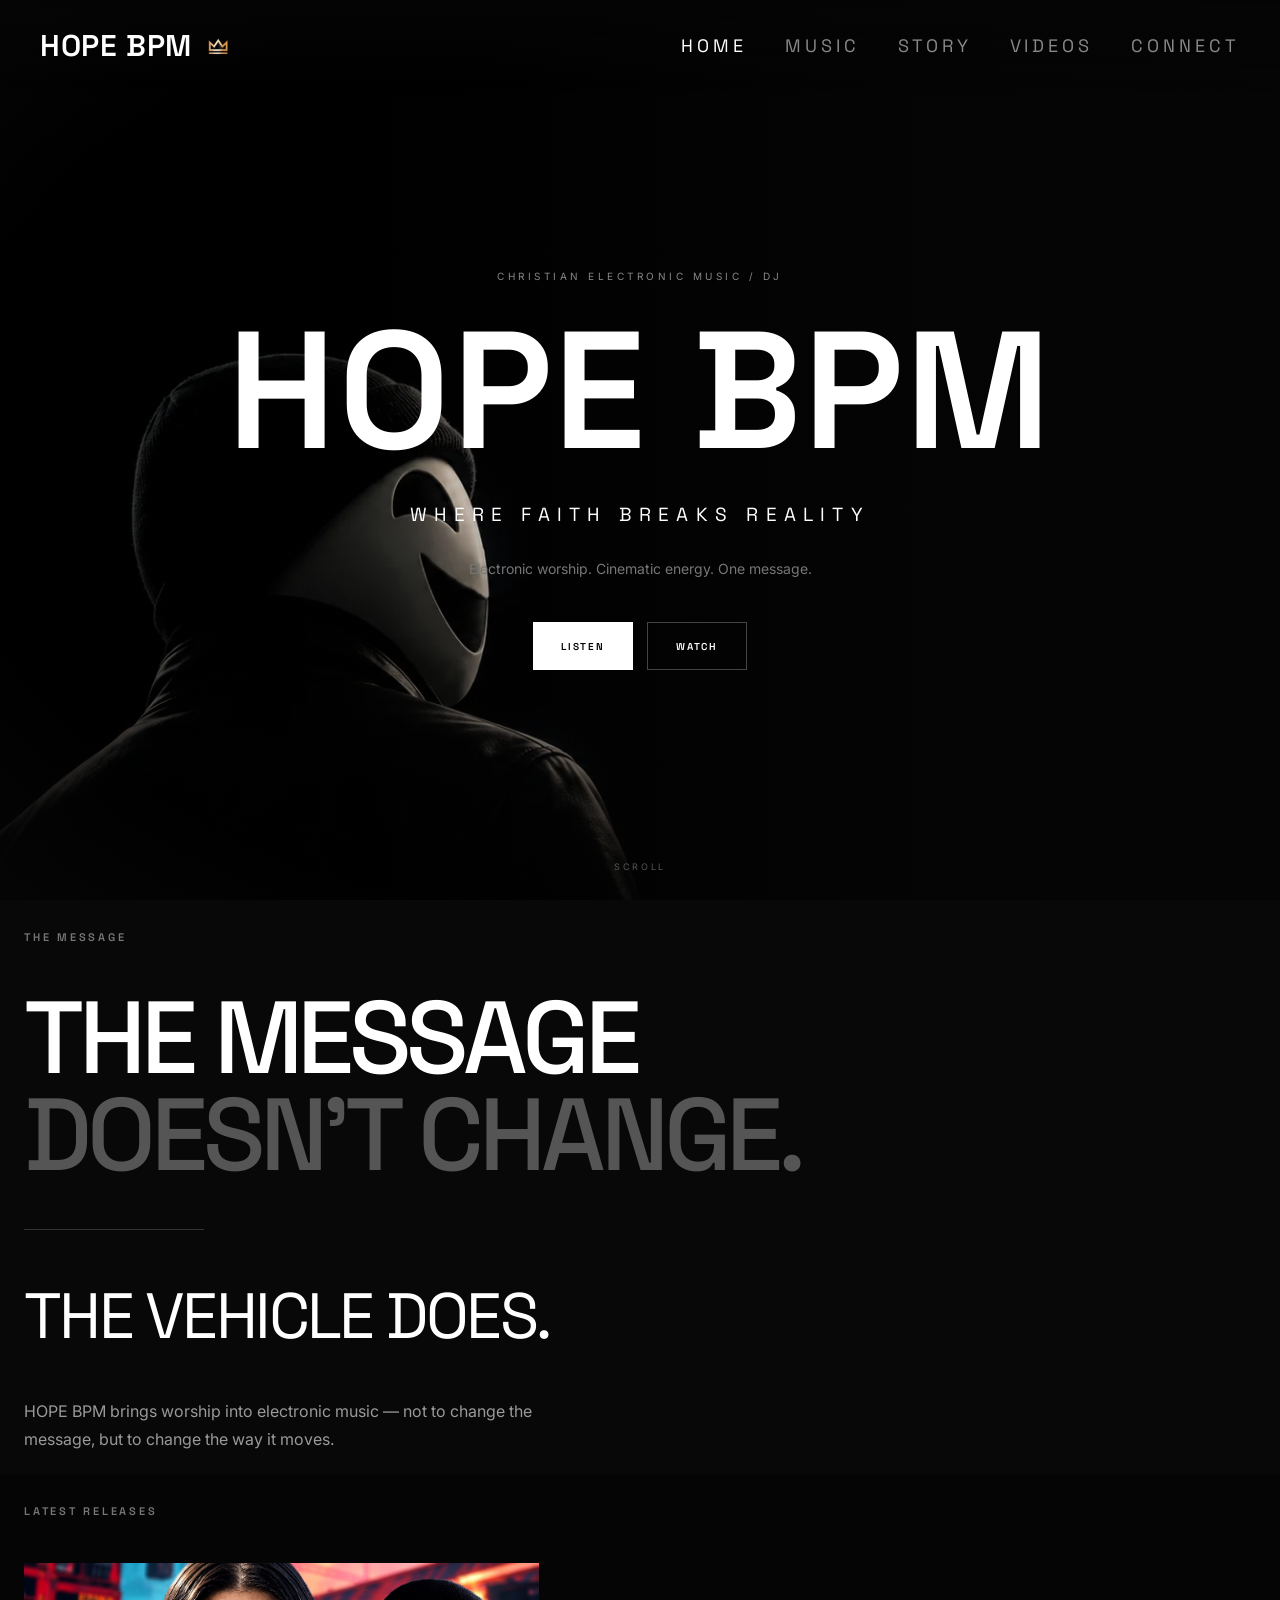
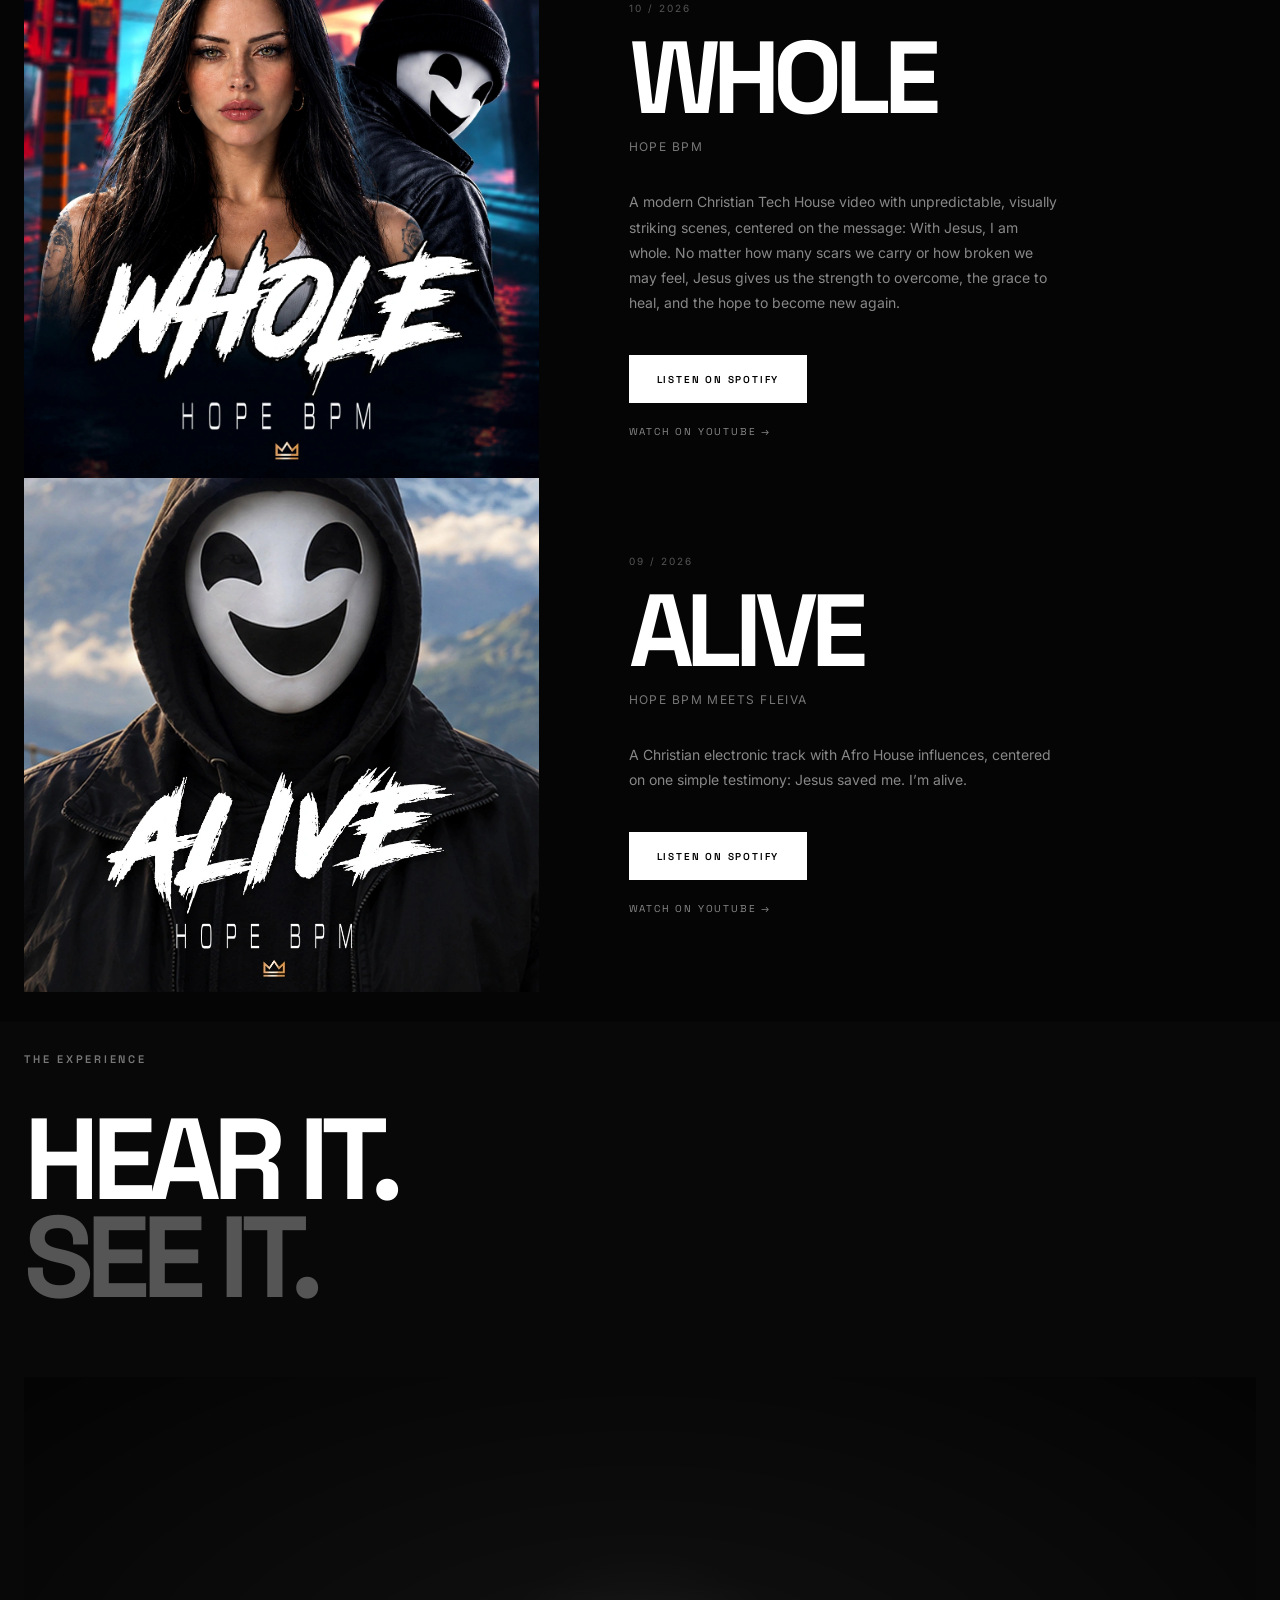
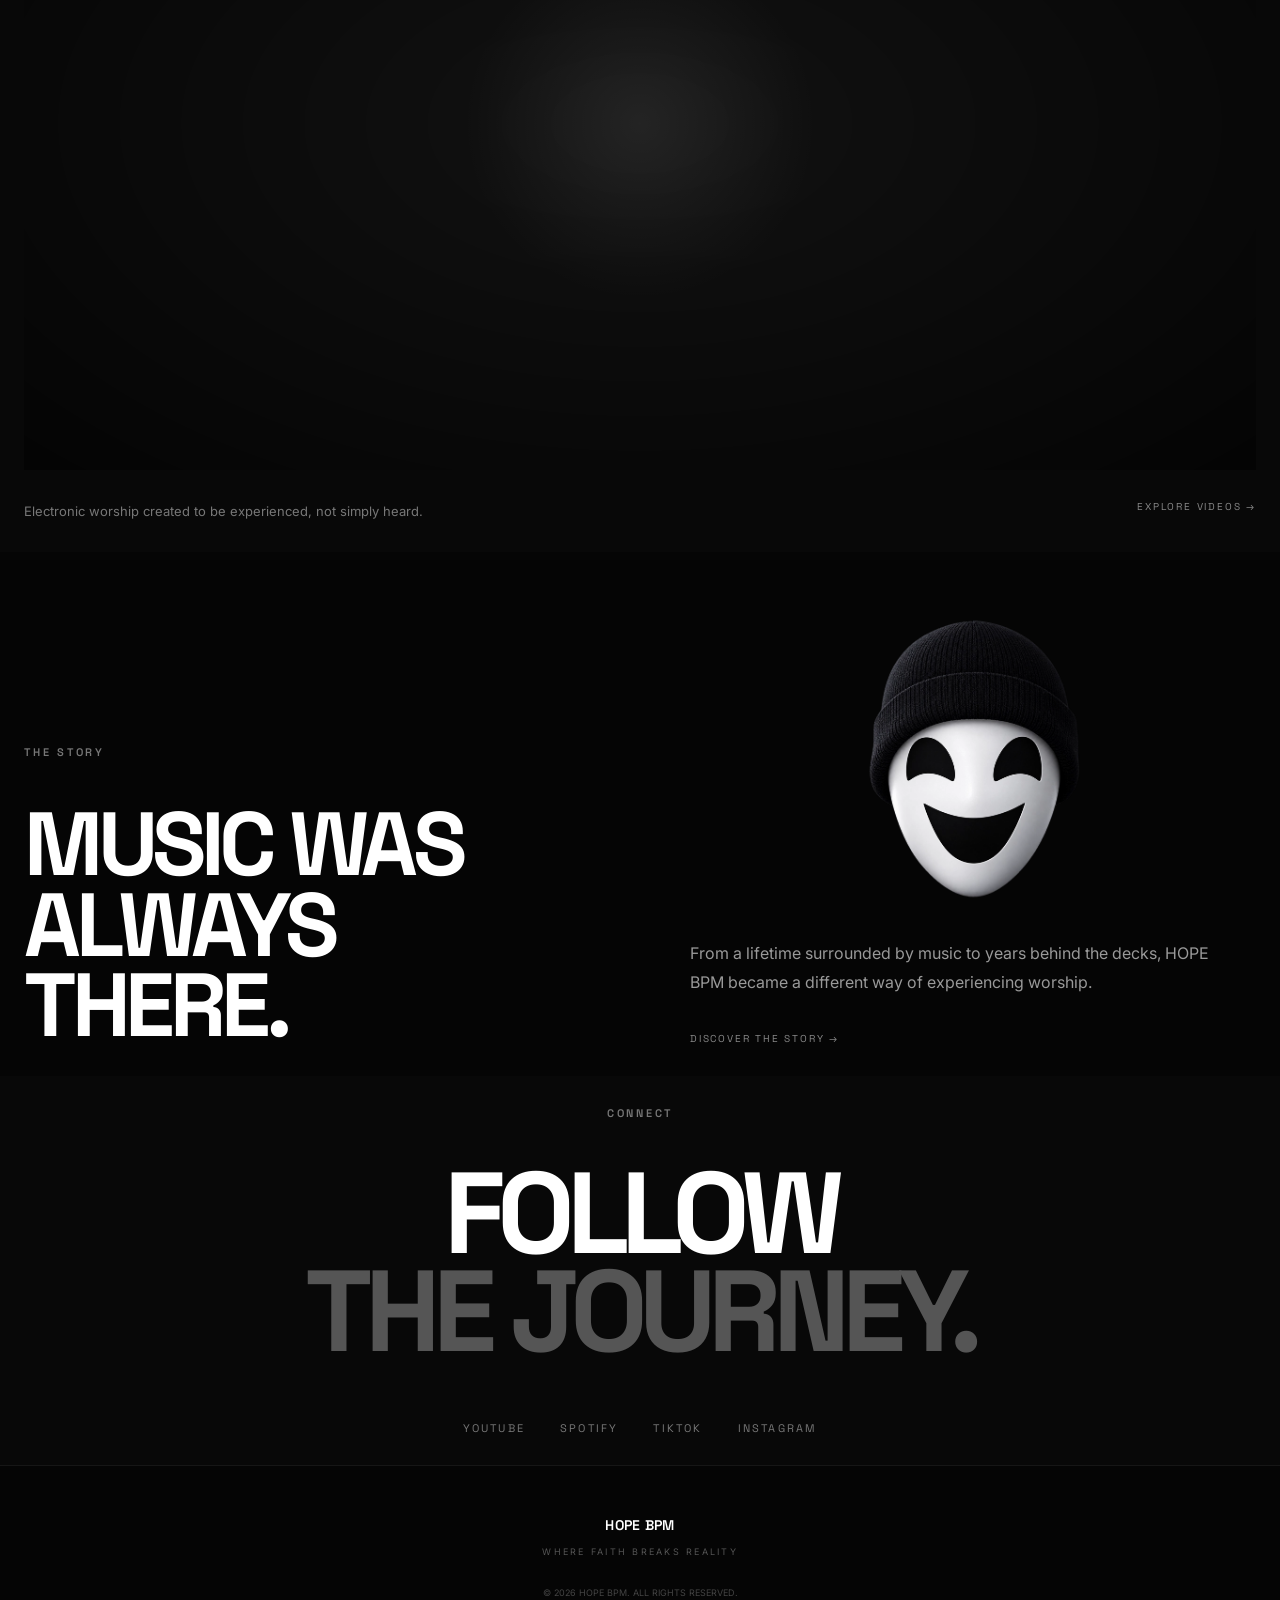
<file: index.html>
<!DOCTYPE html>
<html lang="en">

<head>

    <meta charset="UTF-8">

    <!-- Google tag (gtag.js) -->
    <script
        async
        src="https://www.googletagmanager.com/gtag/js?id=G-YR0CK2JCGE"
    ></script>

    <script>
        window.dataLayer = window.dataLayer || [];

        function gtag(){
            dataLayer.push(arguments);
        }

        gtag('js', new Date());

        gtag('config', 'G-YR0CK2JCGE');
    </script>


    <meta
        name="viewport"
        content="width=device-width, initial-scale=1.0"
    >

    <title>HOPE BPM | Christian Electronic Music & DJ</title>

    <meta
        name="description"
        content="HOPE BPM is a Christian electronic music artist and DJ blending worship, house and cinematic electronic music. Where Faith Breaks Reality."
    >

    <meta
        name="robots"
        content="index, follow"
    >

    <link
        rel="canonical"
        href="https://hopebpm.com/"
    >


    <!-- =====================================================
         OPEN GRAPH
         ===================================================== -->

    <meta
        property="og:title"
        content="HOPE BPM | Where Faith Breaks Reality"
    >

    <meta
        property="og:description"
        content="Christian electronic music, worship and house music by HOPE BPM."
    >

    <meta
        property="og:type"
        content="website"
    >

    <meta
        property="og:url"
        content="https://hopebpm.com/"
    >


    <!-- =====================================================
         TWITTER / X
         ===================================================== -->

    <meta
        name="twitter:card"
        content="summary_large_image"
    >

    <meta
        name="twitter:title"
        content="HOPE BPM | Where Faith Breaks Reality"
    >

    <meta
        name="twitter:description"
        content="Christian electronic music, worship and house music by HOPE BPM."
    >


    <!-- =====================================================
         CSS
         ===================================================== -->

    <link
        rel="stylesheet"
        href="css/style.css"
    >

</head>


<body>


    <!-- =====================================================
         NAVIGATION
         ===================================================== -->

    <header class="site-header">


<a
    href="/"
    class="logo"
    aria-label="HOPE BPM Home"
>
    HOPE BPM
    <img
        src="assets/hope-bpm-jesus-crown.webp"
        alt=""
        style="
            width:24px;
            height:24px;
            object-fit:contain;
            display:inline-block;
            vertical-align:middle;
            margin-left:6px;
        "
    >
</a>


        <button
            class="menu-toggle"
            aria-label="Open navigation"
            aria-expanded="false"
            type="button"
        >

            <span></span>
            <span></span>

        </button>


        <nav
            class="main-nav"
            aria-label="Main navigation"
        >

            <a
                href="/"
                class="active"
            >
                HOME
            </a>

            <a href="/music/">
                MUSIC
            </a>

            <a href="/story/">
                STORY
            </a>

            <a href="/videos/">
                VIDEOS
            </a>

            <a href="/connect/">
                CONNECT
            </a>

        </nav>

    </header>



    <main>


        <!-- =====================================================
             HERO
             ===================================================== -->

        <section class="hero">


            <img
                src="hope-bpm-hero.webp"
                alt="HOPE BPM masked electronic music artist"
                class="hero-visual"
            >


            <div
                class="hero-background"
                aria-hidden="true"
            ></div>


            <div class="hero-content">


                <p class="eyebrow">
                    CHRISTIAN ELECTRONIC MUSIC / DJ
                </p>


                <h1>
                    HOPE BPM
                </h1>


                <p class="tagline">
                    WHERE FAITH BREAKS REALITY
                </p>


                <p class="hero-description">
                    Electronic worship. Cinematic energy.
                    One message.
                </p>


                <div class="hero-buttons">


                    <!-- LISTEN -->

                    <a
                        href="/music/"
                        class="button button-primary"
                    >
                        LISTEN
                    </a>


                    <!-- WATCH -->

                    <a
                        href="/videos/"
                        class="button button-outline"
                    >
                        WATCH
                    </a>


                </div>


            </div>


            <div
                class="hero-scroll"
                aria-hidden="true"
            >
                SCROLL
            </div>


        </section>



        <!-- =====================================================
             MESSAGE
             ===================================================== -->

        <section
            class="message-section section"
            style="padding-top:30px; padding-bottom:20px;"
        >


            <div class="section-inner">


                <p class="section-label">
                    THE MESSAGE
                </p>


                <h2>

                    THE MESSAGE<br>

                    <span>
                        DOESN'T CHANGE.
                    </span>

                </h2>


                <div
                    class="message-line"
                    aria-hidden="true"
                ></div>


                <h3>
                    THE VEHICLE DOES.
                </h3>


                <p class="section-text">

                    HOPE BPM brings worship into electronic music —
                    not to change the message, but to change the way
                    it moves.

                </p>


            </div>


        </section>



        <!-- =====================================================
             LATEST RELEASES
             ===================================================== -->

        <section
            class="release-section section"
            style="padding-top:30px; padding-bottom:30px;"
        >


            <div class="section-inner">


                <p class="section-label">
                    LATEST RELEASES
                </p>

                <!-- =====================================================
             RELEASE 1
             ===================================================== -->
                
                <div class="release-grid">


                    <!-- ARTWORK -->

                    <div class="release-artwork">


                        <img
                            src="assets/whole-cover.webp"
                            alt="Whole — HOPE BPM Meets Fleiva"
                            class="release-cover"
                        >


                    </div>



                    <!-- RELEASE INFORMATION -->

                    <div class="release-info">


                        <p class="release-number">
                            10 / 2026
                        </p>


                        <h2>
                            WHOLE
                        </h2>


                        <p class="artist">
                            HOPE BPM
                        </p>


                        <p class="release-description">

                            A modern Christian Tech House video with unpredictable, visually striking scenes, 
                            centered on the message: With Jesus, I am whole. No matter how many scars we carry or 
                            how broken we may feel, Jesus gives us the strength to overcome, the grace to heal, 
                            and the hope to become new again.

                        </p>


                        <div class="release-buttons">


                            <!-- SPOTIFY -->

                            <a
                                href="https://open.spotify.com/track/5dJQZyxbIYTCYzf93cidUo?si=fcd90a11ccb54e63"
                                class="button button-primary"
                                target="_blank"
                                rel="noopener noreferrer"
                            >
                                LISTEN ON SPOTIFY
                            </a>


                            <!-- YOUTUBE -->

                            <a
                                href="https://youtu.be/bVjfbisA6Vc"
                                class="text-link"
                                target="_blank"
                                rel="noopener noreferrer"
                            >
                                WATCH ON YOUTUBE →
                            </a>


                        </div>


                    </div>


                </div>


            </div>
          <!-- =====================================================
             RELEASE 2
             ===================================================== -->

                <div class="release-grid">


                    <!-- ARTWORK -->

                    <div class="release-artwork">


                        <img
                            src="assets/alive-cover.webp"
                            alt="Alive — HOPE BPM Meets Fleiva"
                            class="release-cover"
                        >


                    </div>



                    <!-- RELEASE INFORMATION -->

                    <div class="release-info">


                        <p class="release-number">
                            09 / 2026
                        </p>


                        <h2>
                            ALIVE
                        </h2>


                        <p class="artist">
                            HOPE BPM MEETS FLEIVA
                        </p>


                        <p class="release-description">

                            A Christian electronic track with Afro House influences, 
                            centered on one simple testimony: 
                            Jesus saved me. I’m alive.

                        </p>


                        <div class="release-buttons">


                            <!-- SPOTIFY -->

                            <a
                                href="https://open.spotify.com/track/0D3OY5GhuSobU6rEQPrMAi?si=a2e81ee78c8c4950"
                                class="button button-primary"
                                target="_blank"
                                rel="noopener noreferrer"
                            >
                                LISTEN ON SPOTIFY
                            </a>


                            <!-- YOUTUBE -->

                            <a
                                href="https://youtu.be/7-0OzmNR3lU"
                                class="text-link"
                                target="_blank"
                                rel="noopener noreferrer"
                            >
                                WATCH ON YOUTUBE →
                            </a>


                        </div>


                    </div>


                </div>


            </div>


            
        </section>



        <!-- =====================================================
             THE EXPERIENCE
             ===================================================== -->

        <section
            class="experience-section section"
            style="padding-top:30px; padding-bottom:30px;"
        >


            <div class="section-inner">


                <p class="section-label">
                    THE EXPERIENCE
                </p>


                <h2>

                    HEAR IT.<br>

                    <span>
                        SEE IT.
                    </span>

                </h2>


                <!-- YOUTUBE VIDEO -->

                <div class="video-placeholder">


                    <iframe
                        src="https://www.youtube.com/embed/hR-oKA18n1s"
                        title="HOPE BPM — Christian Electronic Music"
                        loading="lazy"
                        allow="accelerometer; autoplay; clipboard-write; encrypted-media; gyroscope; picture-in-picture; web-share"
                        allowfullscreen
                    ></iframe>


                </div>


                <div class="experience-footer">


                    <p>

                        Electronic worship created to be experienced,
                        not simply heard.

                    </p>


                    <a
                        href="/videos/"
                        class="text-link"
                    >
                        EXPLORE VIDEOS →
                    </a>


                </div>


            </div>


        </section>



        <!-- =====================================================
             STORY
             ===================================================== -->

        <section
            class="story-section section"
            style="padding-top:30px; padding-bottom:30px;"
        >


            <div class="section-inner story-inner">


                <div>


                    <p class="section-label">
                        THE STORY
                    </p>


                    <h2>

                        MUSIC WAS<br>
                        ALWAYS THERE.

                    </h2>


                </div>



                <div>
<!-- HOPE BPM MASK -->

<div style="text-align:center; margin:30px 0;">

    <a
        href="https://hopebpm.pages.dev/story/"
        style="display:inline-block;"
    >

        <img
            src="assets/hope-bpm-mask.webp"
            alt="HOPE BPM — Where Faith Breaks Reality"
            style="
                display:block;
                width:min(250px,45vw);
                height:auto;
                margin:0 auto;
            "
        >

    </a>

</div>

                    <p class="section-text">

                        From a lifetime surrounded by music to years
                        behind the decks, HOPE BPM became a different
                        way of experiencing worship.

                    </p>


                    <a
                        href="/story/"
                        class="text-link"
                    >
                        DISCOVER THE STORY →
                    </a>


                </div>


            </div>


        </section>



        <!-- =====================================================
             CONNECT
             ===================================================== -->

        <section
            class="connect-section section"
            style="padding-top:30px; padding-bottom:30px;"
        >


            <div class="section-inner connect-inner">


                <p class="section-label">
                    CONNECT
                </p>


                <h2>

                    FOLLOW<br>

                    <span>
                        THE JOURNEY.
                    </span>

                </h2>


                <div class="social-links">


                    <!-- YOUTUBE -->

                    <a
                        href="https://www.youtube.com/@HOPEBPM"
                        target="_blank"
                        rel="noopener noreferrer"
                    >
                        YOUTUBE
                    </a>


                    <!-- SPOTIFY -->

                    <a
                        href="https://open.spotify.com/artist/2x2V0sMJoxNYOZyzeQEmHp?si=khXUYtJ6Tge4dI5YdxrxMQ"
                        target="_blank"
                        rel="noopener noreferrer"
                    >
                        SPOTIFY
                    </a>


                    <!-- TIKTOK -->

                    <a
                        href="https://www.tiktok.com/@hopebpm"
                        target="_blank"
                        rel="noopener noreferrer"
                    >
                        TIKTOK
                    </a>


                    <!-- INSTAGRAM -->

                    <a
                        href="https://www.instagram.com/hopebpm"
                        target="_blank"
                        rel="noopener noreferrer"
                    >
                        INSTAGRAM
                    </a>


                </div>


            </div>


        </section>


    </main>



    <!-- =====================================================
         FOOTER
         ===================================================== -->

    <footer class="site-footer">


        <div class="footer-logo">
            HOPE BPM
        </div>


        <p>
            WHERE FAITH BREAKS REALITY
        </p>


        <span>
            © 2026 HOPE BPM. ALL RIGHTS RESERVED.
        </span>


    </footer>



    <!-- =====================================================
         JAVASCRIPT
         ===================================================== -->

    <script src="js/main.js"></script>


</body>

</html>
</file>
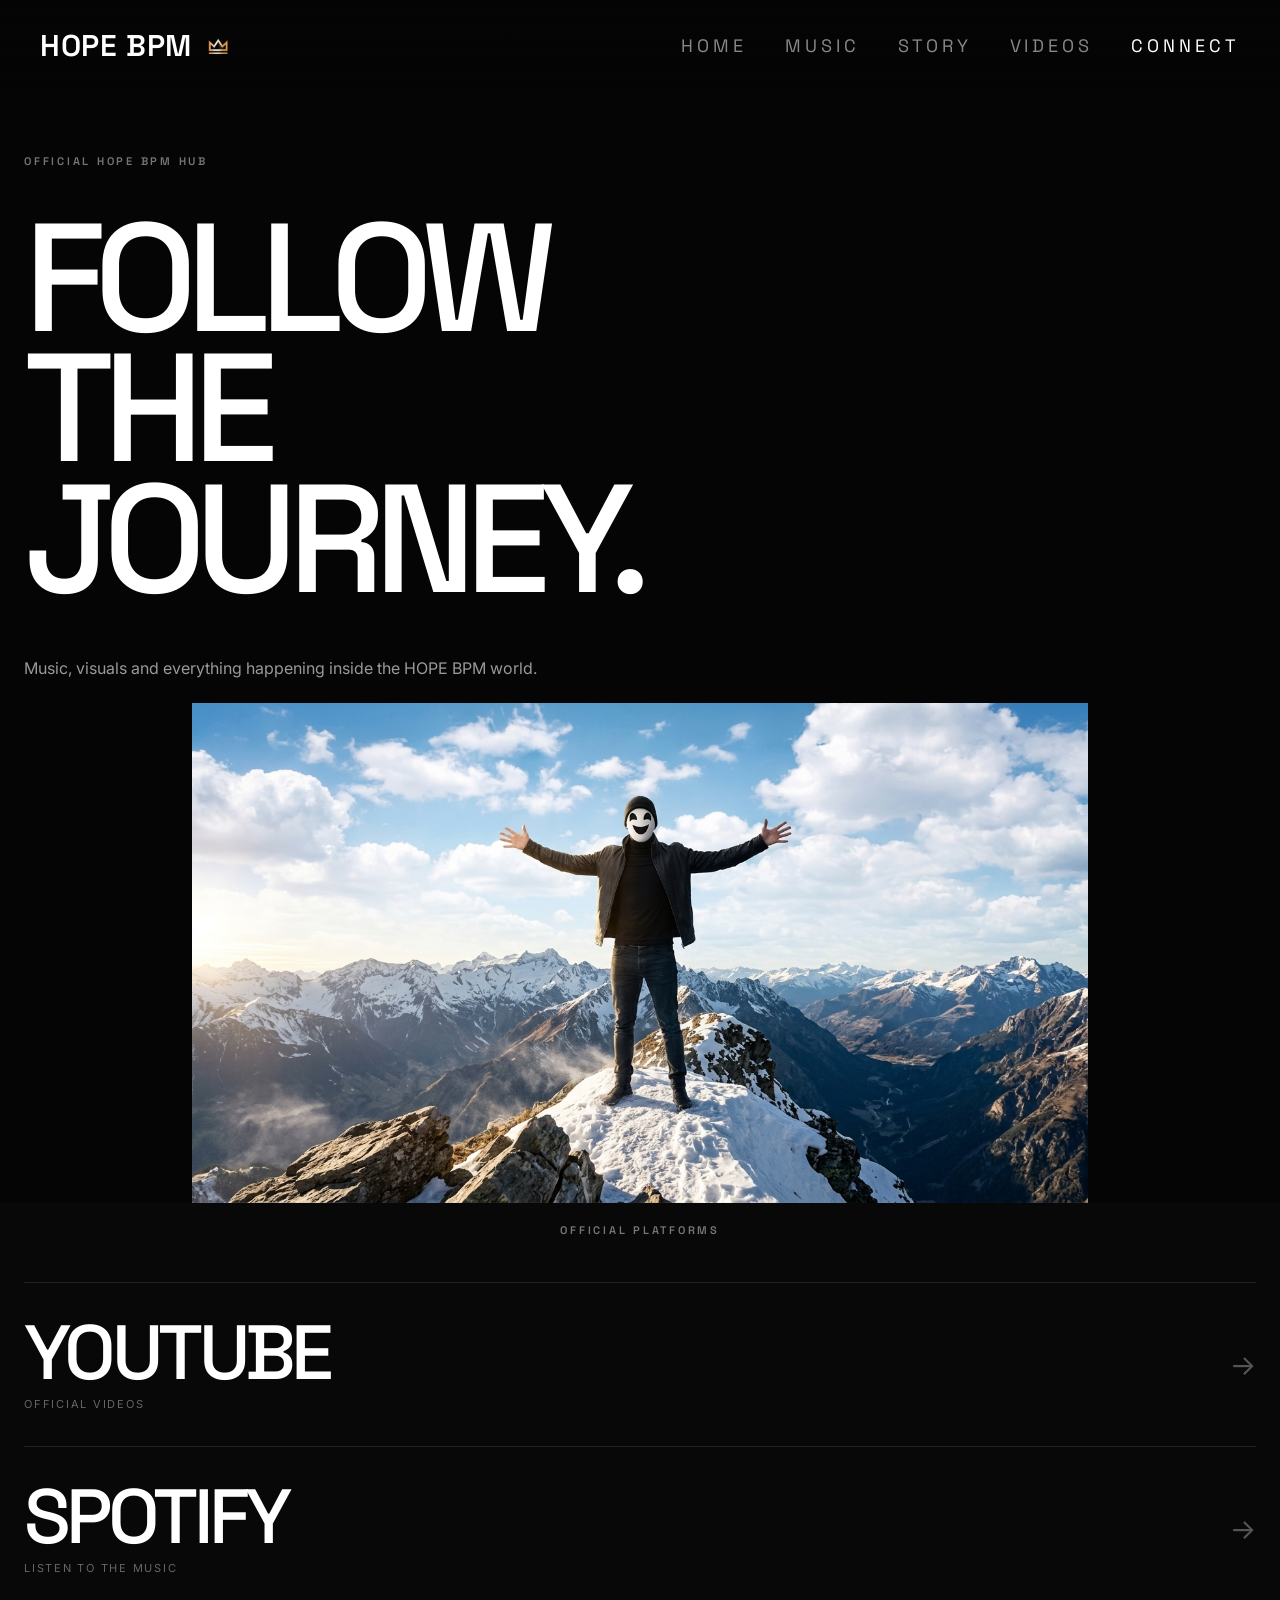
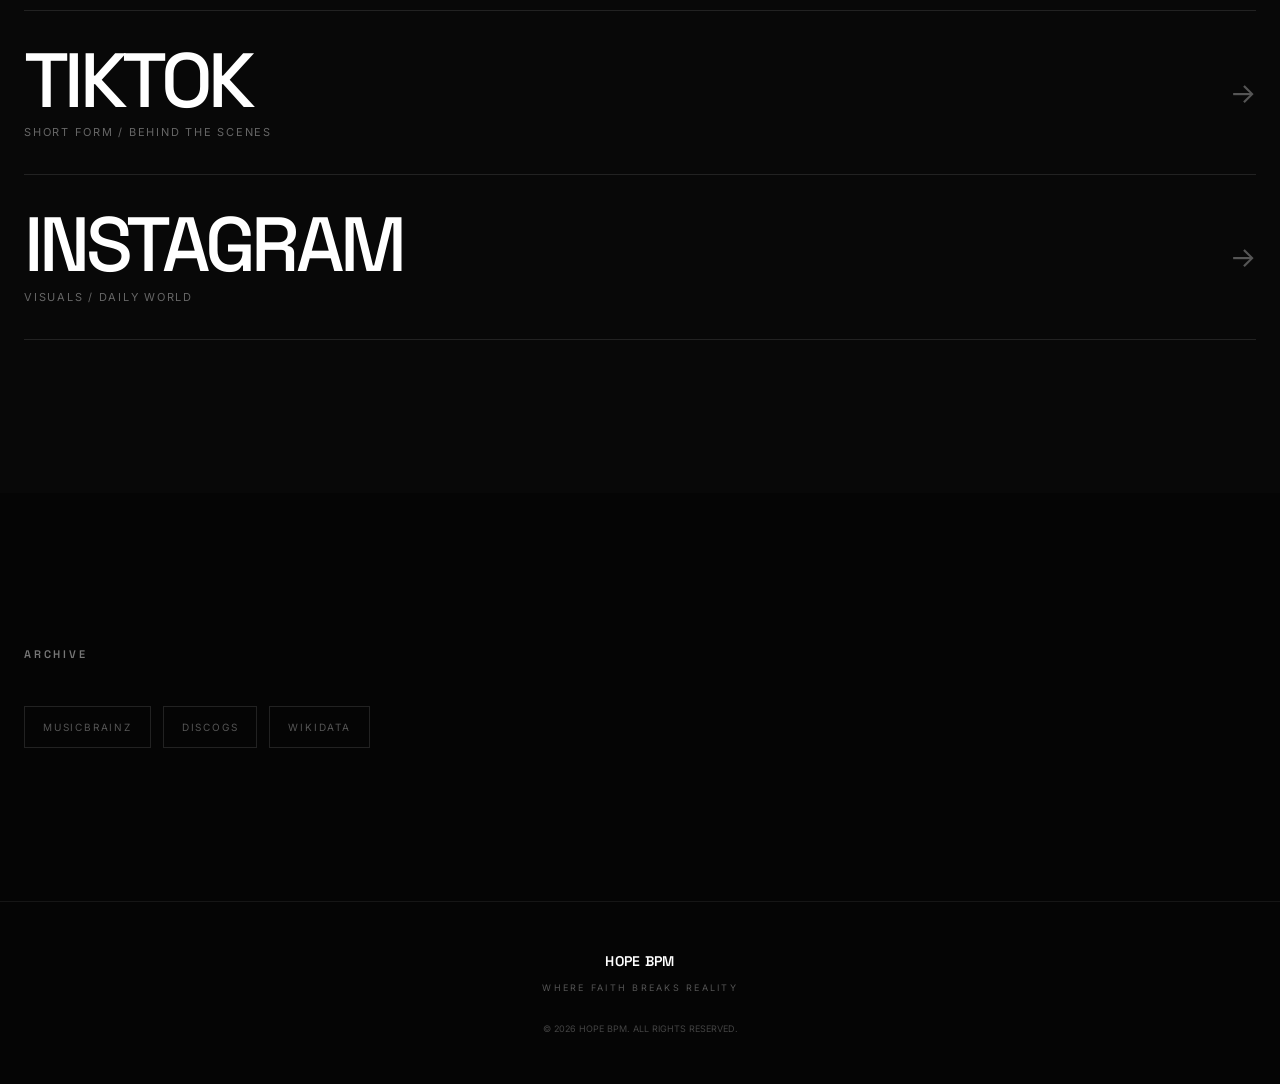
<file: connect/index.html>
<!DOCTYPE html>
<html lang="en">

<head>

    <meta charset="UTF-8">

    <!-- Google tag (gtag.js) -->
    <script
        async
        src="https://www.googletagmanager.com/gtag/js?id=G-YR0CK2JCGE"
    ></script>

    <script>
        window.dataLayer = window.dataLayer || [];

        function gtag(){
            dataLayer.push(arguments);
        }

        gtag('js', new Date());

        gtag('config', 'G-YR0CK2JCGE');
    </script>


    <meta
        name="viewport"
        content="width=device-width, initial-scale=1.0"
    >

    <title>Connect | HOPE BPM — Official Artist Hub</title>

    <meta
        name="description"
        content="Connect with HOPE BPM — official YouTube, Spotify, TikTok and Instagram. Follow the journey of Christian electronic music and worship."
    >

    <meta
        name="robots"
        content="index, follow"
    >

    <link
        rel="canonical"
        href="https://hopebpm.com/connect/"
    >


    <!-- =====================================================
         OPEN GRAPH
         ===================================================== -->

    <meta
        property="og:title"
        content="Connect | HOPE BPM"
    >

    <meta
        property="og:description"
        content="The official HOPE BPM artist hub — YouTube, Spotify, TikTok and Instagram."
    >

    <meta
        property="og:type"
        content="website"
    >

    <meta
        property="og:url"
        content="https://hopebpm.com/connect/"
    >


    <!-- =====================================================
         TWITTER / X
         ===================================================== -->

    <meta
        name="twitter:card"
        content="summary_large_image"
    >

    <meta
        name="twitter:title"
        content="Connect | HOPE BPM"
    >

    <meta
        name="twitter:description"
        content="Follow HOPE BPM across the official platforms."
    >


    <!-- =====================================================
         CSS
         ===================================================== -->

    <link
        rel="stylesheet"
        href="../css/style.css"
    >

</head>

<body>


<header class="site-header">

     <a
    href="/"
    class="logo"
    aria-label="HOPE BPM Home"
>
    HOPE BPM
    <img
        src="../assets/hope-bpm-jesus-crown.webp"
        alt=""
        style="
            width:24px;
            height:24px;
            object-fit:contain;
            display:inline-block;
            vertical-align:middle;
            margin-left:6px;
        "
    >
</a>


    <button
        class="menu-toggle"
        aria-label="Open navigation"
        aria-expanded="false"
    >

        <span></span>
        <span></span>

    </button>


    <nav class="main-nav">

        <a href="/">
            HOME
        </a>

        <a href="/music/">
            MUSIC
        </a>

        <a href="/story/">
            STORY
        </a>

        <a href="/videos/">
            VIDEOS
        </a>

        <a
            href="/connect/"
            class="active"
        >
            CONNECT
        </a>

    </nav>

</header>


<main>


    <!-- HERO -->

    <section
    class="section"
    style="padding-bottom:20px;"
>

        <div class="section-inner">

            <p class="section-label">
                OFFICIAL HOPE BPM HUB
            </p>

            <h1
                style="
                    font-family:'Space Grotesk',sans-serif;
                    font-size:clamp(65px,12vw,170px);
                    line-height:.85;
                    letter-spacing:-.07em;
                    font-weight:500;
                "
            >
                FOLLOW<br>
                THE<br>
                JOURNEY.
            </h1>

            <p
                class="section-text"
                style="margin-top:50px;"
            >

                Music, visuals and everything happening
                inside the HOPE BPM world.

            </p>

        </div>

    </section>

 <!-- ==================================================
         PICTURE
    ================================================== -->

  <section class="story-portrait-section connect-picture">

    <div class="story-portrait-wrap">

        <img
            src="../assets/contact-hope-bpm.webp"
            alt="HOPE BPM — Christian electronic artist and DJ"
            loading="eager"
        >

    </div>

</section>

<style>

    /* Desktop */
    @media (min-width: 769px) {

        .connect-picture .story-portrait-wrap {
            width:70%;
            max-width:1024px;
            margin-left:auto;
            margin-right:auto;
        }

    }


    /* Mobile */
    @media (max-width: 768px) {

        .connect-picture .story-portrait-wrap {
            width:96%;
            margin-left:auto;
            margin-right:auto;
        }

    }

</style>


    

    <!-- SOCIAL HUB -->

    <section
    class="connect-section section"
    style="padding-top:20px;"
>

        <div class="section-inner">

            <p class="section-label">
                OFFICIAL PLATFORMS
            </p>


            <div
                style="
                    border-top:1px solid #222;
                    text-align:left;
                "
            >


                <!-- YOUTUBE -->

                <a
                    href="https://www.youtube.com/@HOPEBPM"
                    target="_blank"
                    rel="noopener noreferrer"
                    style="
                        display:flex;
                        align-items:center;
                        justify-content:space-between;
                        padding:35px 0;
                        border-bottom:1px solid #222;
                    "
                >

                    <div>

                        <h2
                            style="
                                font-family:'Space Grotesk',sans-serif;
                                font-size:clamp(35px,6vw,80px);
                                line-height:.9;
                                letter-spacing:-.06em;
                                font-weight:500;
                            "
                        >
                            YOUTUBE
                        </h2>

                        <p
                            style="
                                color:#666;
                                margin-top:10px;
                                font-size:11px;
                                letter-spacing:.16em;
                            "
                        >
                            OFFICIAL VIDEOS
                        </p>

                    </div>

                    <span
                        style="
                            font-size:28px;
                            color:#555;
                        "
                    >
                        →
                    </span>

                </a>


                <!-- SPOTIFY -->

                <a
                    href="https://open.spotify.com/artist/2x2V0sMJoxNYOZyzeQEmHp"
                    target="_blank"
                    rel="noopener noreferrer"
                    style="
                        display:flex;
                        align-items:center;
                        justify-content:space-between;
                        padding:35px 0;
                        border-bottom:1px solid #222;
                    "
                >

                    <div>

                        <h2
                            style="
                                font-family:'Space Grotesk',sans-serif;
                                font-size:clamp(35px,6vw,80px);
                                line-height:.9;
                                letter-spacing:-.06em;
                                font-weight:500;
                            "
                        >
                            SPOTIFY
                        </h2>

                        <p
                            style="
                                color:#666;
                                margin-top:10px;
                                font-size:11px;
                                letter-spacing:.16em;
                            "
                        >
                            LISTEN TO THE MUSIC
                        </p>

                    </div>

                    <span
                        style="
                            font-size:28px;
                            color:#555;
                        "
                    >
                        →
                    </span>

                </a>


                <!-- TIKTOK -->

                <a
                    href="https://www.tiktok.com/@hopebpm"
                    target="_blank"
                    rel="noopener noreferrer"
                    style="
                        display:flex;
                        align-items:center;
                        justify-content:space-between;
                        padding:35px 0;
                        border-bottom:1px solid #222;
                    "
                >

                    <div>

                        <h2
                            style="
                                font-family:'Space Grotesk',sans-serif;
                                font-size:clamp(35px,6vw,80px);
                                line-height:.9;
                                letter-spacing:-.06em;
                                font-weight:500;
                            "
                        >
                            TIKTOK
                        </h2>

                        <p
                            style="
                                color:#666;
                                margin-top:10px;
                                font-size:11px;
                                letter-spacing:.16em;
                            "
                        >
                            SHORT FORM / BEHIND THE SCENES
                        </p>

                    </div>

                    <span
                        style="
                            font-size:28px;
                            color:#555;
                        "
                    >
                        →
                    </span>

                </a>


                <!-- INSTAGRAM -->

                <a
                    href="https://www.instagram.com/hopebpm"
                    target="_blank"
                    rel="noopener noreferrer"
                    style="
                        display:flex;
                        align-items:center;
                        justify-content:space-between;
                        padding:35px 0;
                        border-bottom:1px solid #222;
                    "
                >

                    <div>

                        <h2
                            style="
                                font-family:'Space Grotesk',sans-serif;
                                font-size:clamp(35px,6vw,80px);
                                line-height:.9;
                                letter-spacing:-.06em;
                                font-weight:500;
                            "
                        >
                            INSTAGRAM
                        </h2>

                        <p
                            style="
                                color:#666;
                                margin-top:10px;
                                font-size:11px;
                                letter-spacing:.16em;
                            "
                        >
                            VISUALS / DAILY WORLD
                        </p>

                    </div>

                    <span
                        style="
                            font-size:28px;
                            color:#555;
                        "
                    >
                        →
                    </span>

                </a>


            </div>

        </div>

    </section>


    <!-- ARCHIVE -->

   <section class="section">

    <div class="section-inner">

        <p class="section-label">
            ARCHIVE
        </p>

        <div
            style="
                display:flex;
                flex-wrap:wrap;
                gap:12px;
            "
        >

            <a
                href="https://musicbrainz.org/artist/12c220ec-13db-449e-99d3-64cd3d8b740b"
                target="_blank"
                rel="noopener noreferrer"
                style="
                    border:1px solid #222;
                    padding:14px 18px;
                    color:#555;
                    font-size:10px;
                    letter-spacing:.18em;
                    text-decoration:none;
                    display:inline-block;
                "
            >
                MUSICBRAINZ
            </a>

            <a
                href="https://www.discogs.com/artist/18118530-HOPE-BPM"
                target="_blank"
                rel="noopener noreferrer"
                style="
                    border:1px solid #222;
                    padding:14px 18px;
                    color:#555;
                    font-size:10px;
                    letter-spacing:.18em;
                    text-decoration:none;
                    display:inline-block;
                "
            >
                DISCOGS
            </a>

            <a
                href="https://www.wikidata.org/wiki/Q141005373"
                target="_blank"
                rel="noopener noreferrer"
                style="
                    border:1px solid #222;
                    padding:14px 18px;
                    color:#555;
                    font-size:10px;
                    letter-spacing:.18em;
                    text-decoration:none;
                    display:inline-block;
                "
            >
                WIKIDATA
            </a>

        </div>

    </div>

</section>


</main>


<footer class="site-footer">

    <div class="footer-logo">
        HOPE BPM
    </div>

    <p>
        WHERE FAITH BREAKS REALITY
    </p>

    <span>
        © 2026 HOPE BPM. ALL RIGHTS RESERVED.
    </span>

</footer>


<script src="../js/main.js"></script>

</body>

</html>
</file>
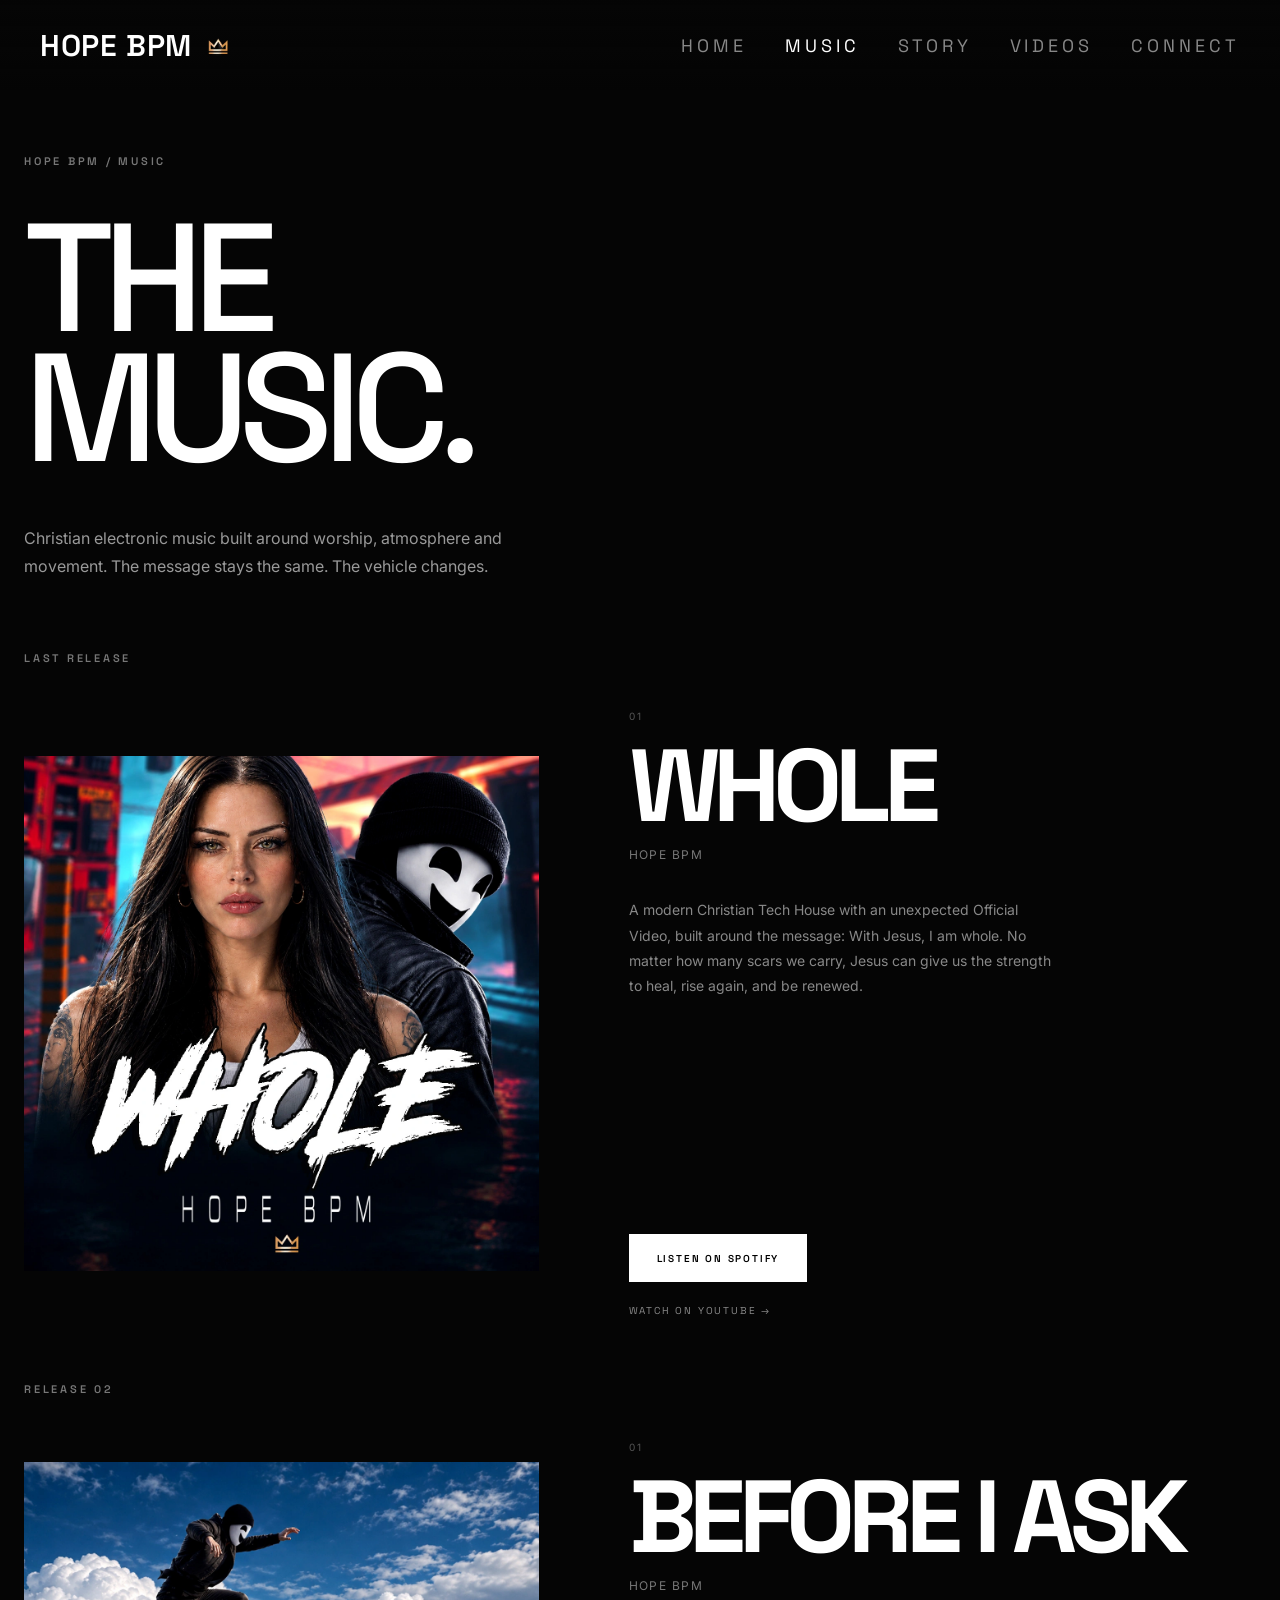
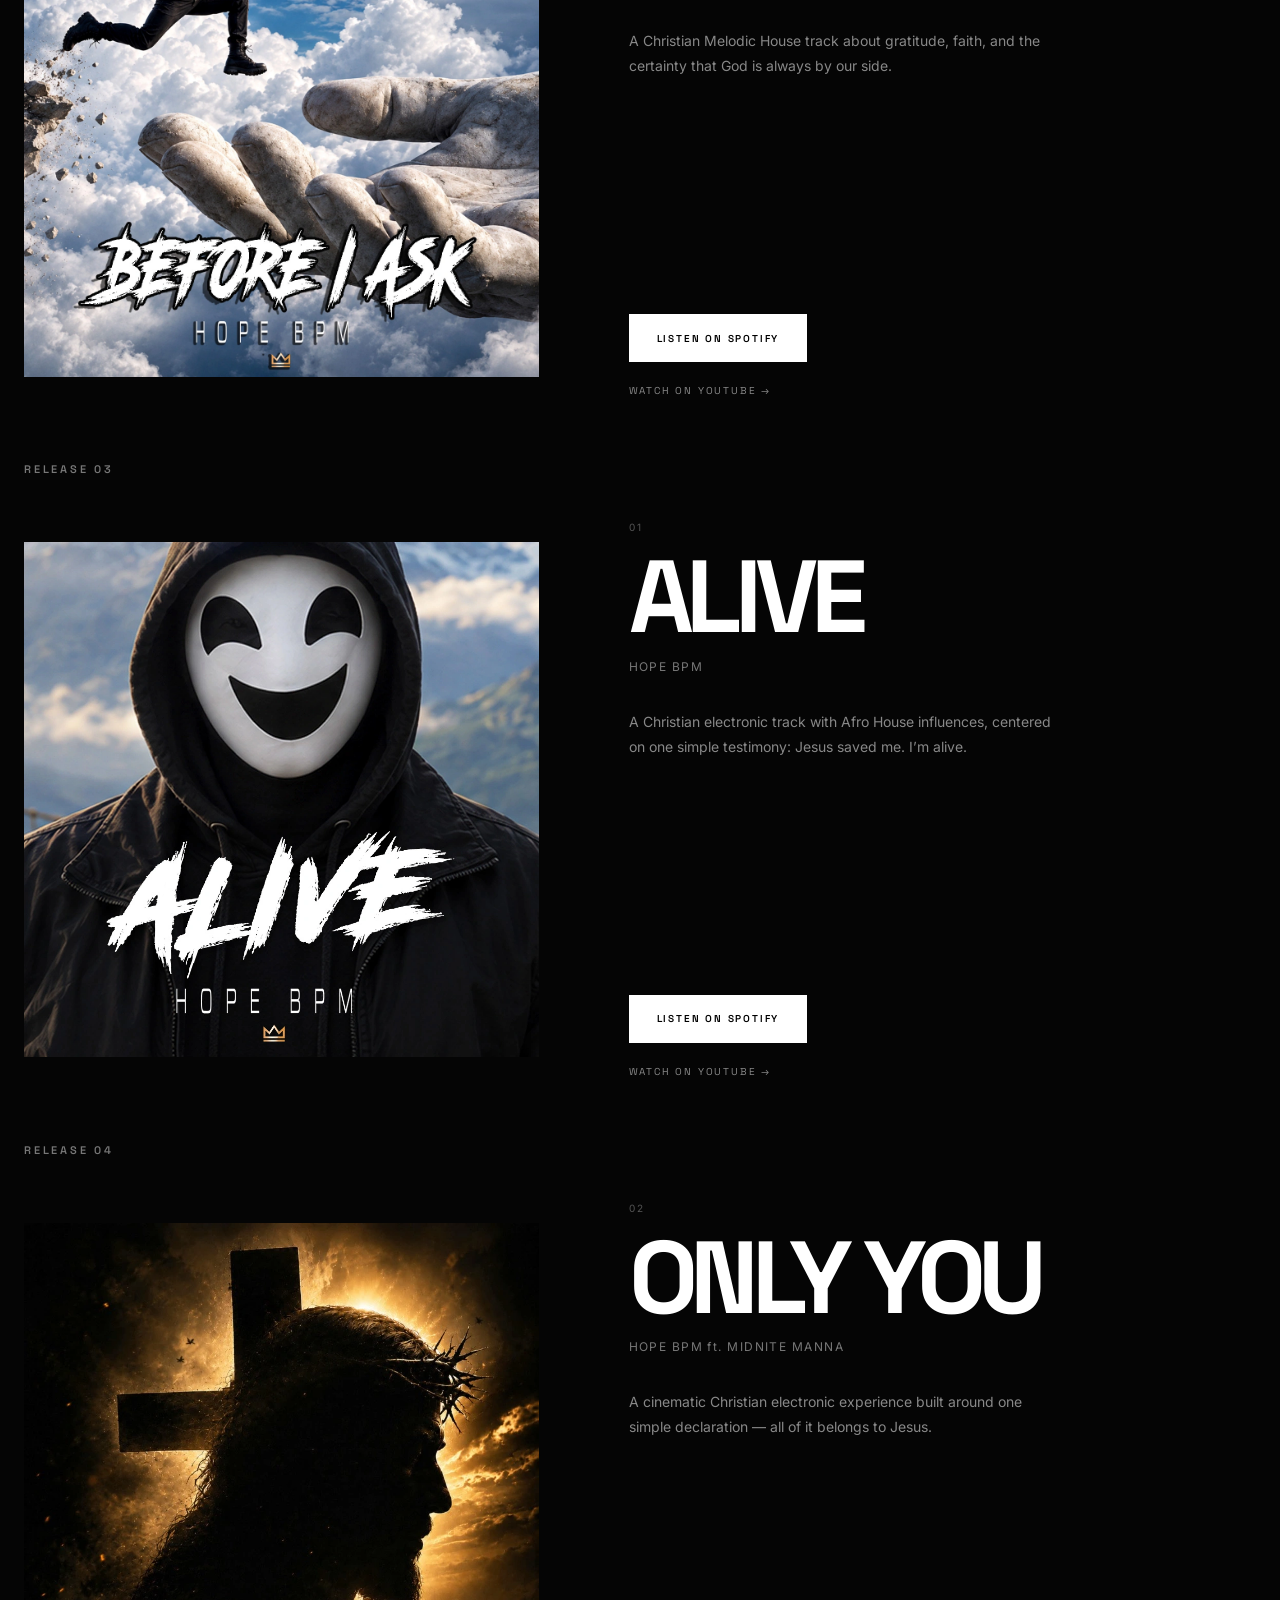
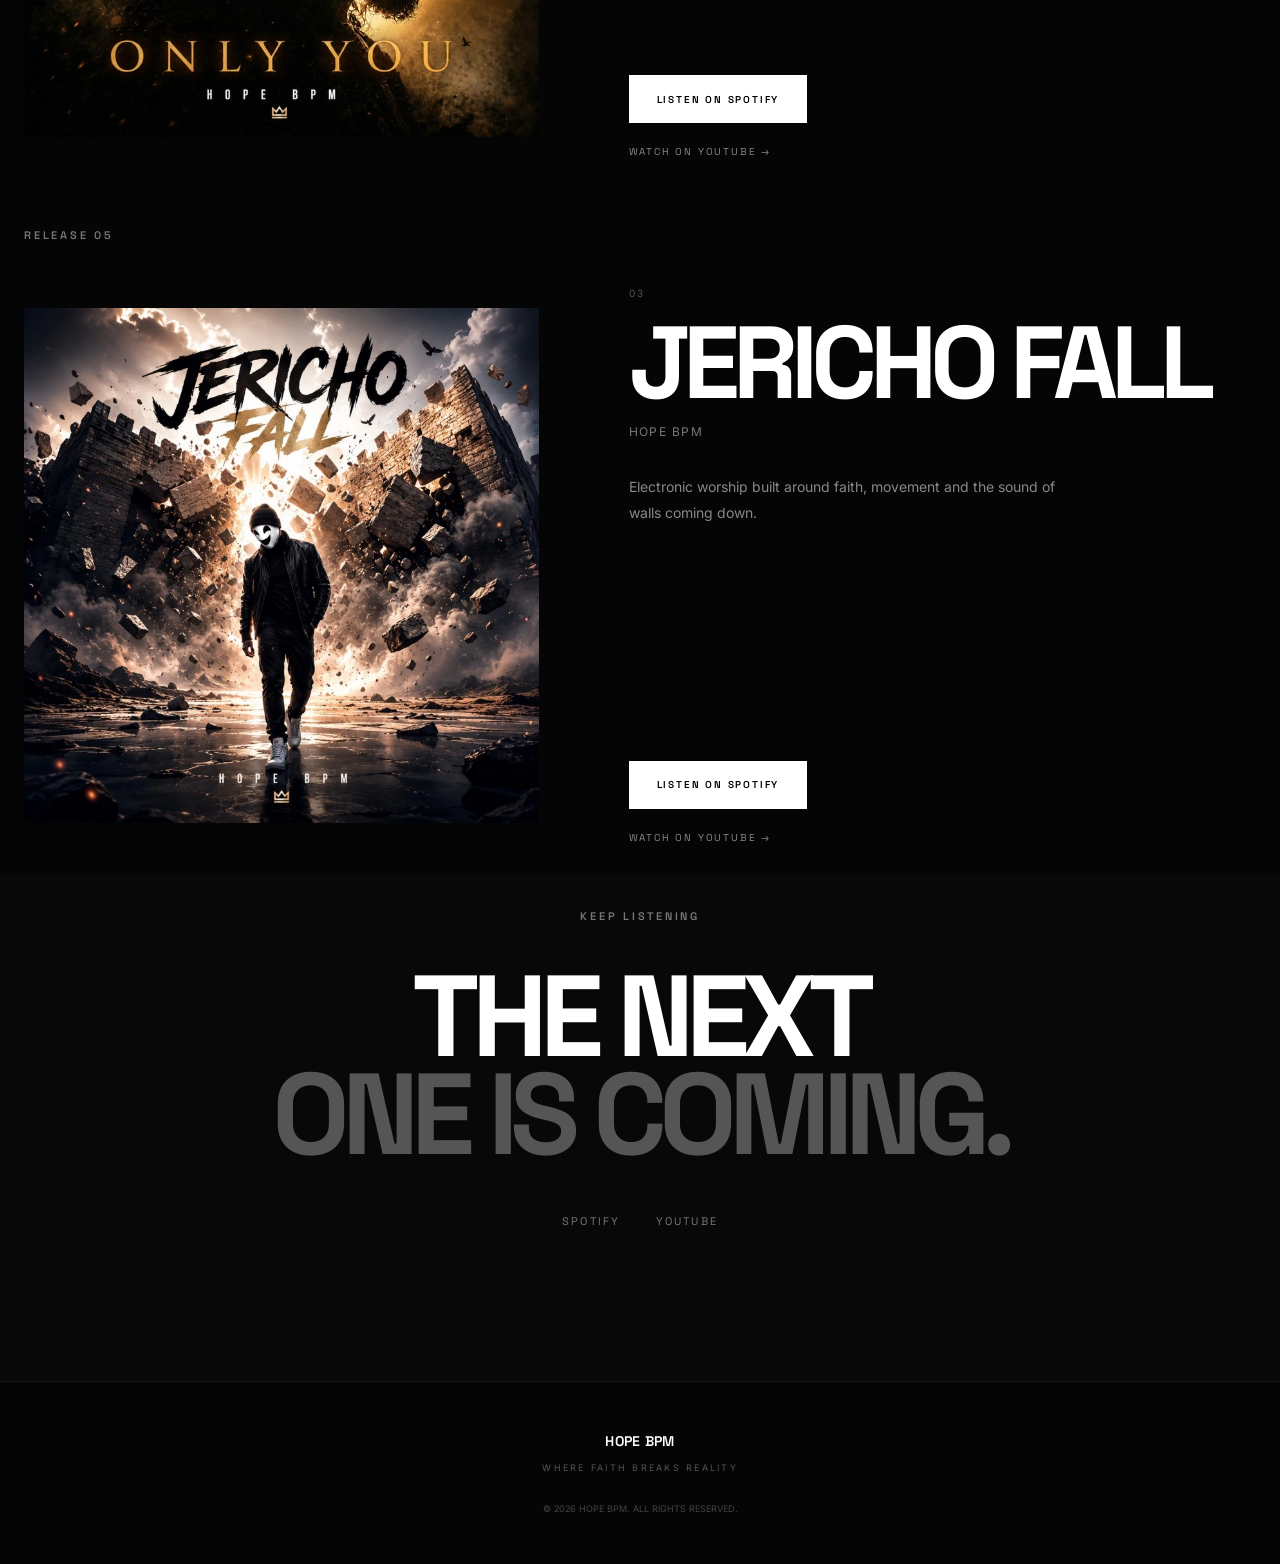
<file: music/index.html>
<!DOCTYPE html>
<html lang="en">

<head>

    <meta charset="UTF-8">

    <!-- Google tag (gtag.js) -->
    <script
        async
        src="https://www.googletagmanager.com/gtag/js?id=G-YR0CK2JCGE"
    ></script>

    <script>
        window.dataLayer = window.dataLayer || [];

        function gtag(){
            dataLayer.push(arguments);
        }

        gtag('js', new Date());

        gtag('config', 'G-YR0CK2JCGE');
    </script>


    <meta
        name="viewport"
        content="width=device-width, initial-scale=1.0"
    >

    <title>Music | HOPE BPM — Christian Electronic Music</title>

    <meta
        name="description"
        content="Listen to HOPE BPM — Christian electronic music, worship, house and cinematic EDM. Explore Only You and Jericho Fall."
    >

    <meta
        name="robots"
        content="index, follow"
    >

    <link
        rel="canonical"
        href="https://hopebpm.com/music/"
    >


    <!-- =====================================================
         OPEN GRAPH
         ===================================================== -->

    <meta
        property="og:title"
        content="Music | HOPE BPM"
    >

    <meta
        property="og:description"
        content="Christian electronic music, worship, house and cinematic EDM by HOPE BPM."
    >

    <meta
        property="og:type"
        content="website"
    >

    <meta
        property="og:url"
        content="https://hopebpm.com/music/"
    >


    <!-- =====================================================
         TWITTER / X
         ===================================================== -->

    <meta
        name="twitter:card"
        content="summary_large_image"
    >

    <meta
        name="twitter:title"
        content="Music | HOPE BPM"
    >

    <meta
        name="twitter:description"
        content="Christian electronic music, worship, house and cinematic EDM by HOPE BPM."
    >


    <!-- =====================================================
         CSS
         ===================================================== -->

    <link
        rel="stylesheet"
        href="../css/style.css"
    >

</head>


<body>


<header class="site-header">

<a
    href="/"
    class="logo"
    aria-label="HOPE BPM Home"
>
    HOPE BPM
    <img
        src="../assets/hope-bpm-jesus-crown.webp"
        alt=""
        style="
            width:24px;
            height:24px;
            object-fit:contain;
            display:inline-block;
            vertical-align:middle;
            margin-left:6px;
        "
    >
</a>


    <button
        class="menu-toggle"
        aria-label="Open navigation"
        aria-expanded="false"
    >

        <span></span>
        <span></span>

    </button>


    <nav class="main-nav">

        <a href="/">
            HOME
        </a>

        <a
            href="/music/"
            class="active"
        >
            MUSIC
        </a>

        <a href="/story/">
            STORY
        </a>

        <a href="/videos/">
            VIDEOS
        </a>

        <a href="/connect/">
            CONNECT
        </a>

    </nav>

</header>


<main>


    <!-- ==================================================
         PAGE HERO
    ================================================== -->

    <section class="section music-hero">

        <div class="section-inner">

            <p class="section-label">
                HOPE BPM / MUSIC
            </p>

            <h1
                style="
                    font-family:'Space Grotesk',sans-serif;
                    font-size:clamp(65px,12vw,170px);
                    line-height:.85;
                    letter-spacing:-.07em;
                    font-weight:500;
                "
            >
                THE<br>
                MUSIC.
            </h1>

            <p
                class="section-text"
                style="margin-top:50px;"
            >
                Christian electronic music built around worship,
                atmosphere and movement. The message stays the same.
                The vehicle changes.
            </p>

        </div>

    </section>

     <!-- ==================================================
         RELEASE 01 — WHOLE
    ================================================== -->

    <section class="release-section section release-one">

        <div class="section-inner">

            <p class="section-label">
                LAST RELEASE
            </p>


            <div class="release-grid">


                <!-- ARTWORK -->

                <div class="release-artwork">

                    <img
                        src="../assets/whole-cover.webp"
                        alt="Whole — HOPE BPM"
                        class="release-cover"
                        loading="eager"
                    >

                </div>


                <!-- INFO -->

                <div class="release-info">

                    <p class="release-number">
                        01
                    </p>

                    <h2>
                        WHOLE
                    </h2>

                    <p class="artist">
                        HOPE BPM
                    </p>

                    <p class="release-description">

                    A modern Christian Tech House with an unexpected Official Video, 
                    built around the message: With Jesus, I am whole. No matter how many scars we carry, 
                    Jesus can give us the strength to heal, rise again, and be renewed.

                    </p>


                    <!-- SPOTIFY -->

                    <div
                        style="
                            margin-top:40px;
                            width:100%;
                            max-width:600px;
                        "
                    >

                        <iframe
                            style="border-radius:12px"
                            src="https://open.spotify.com/embed/track/5dJQZyxbIYTCYzf93cidUo?utm_source=generator&si=f7e9ddf8b6464ba3"
                            width="100%"
                            height="152"
                            frameborder="0"
                            allowfullscreen=""
                            allow="
                                autoplay;
                                clipboard-write;
                                encrypted-media;
                                fullscreen;
                                picture-in-picture
                            "
                            loading="lazy"
                            title="Alive — HOPE BPM on Spotify"
                        >
                        </iframe>

                    </div>


                    <!-- BUTTONS -->

                    <div class="release-buttons">

                        <a
                            href="https://open.spotify.com/track/5dJQZyxbIYTCYzf93cidUo?si=69da96dd491e44c7"
                            class="button button-primary"
                            target="_blank"
                            rel="noopener noreferrer"
                        >
                            LISTEN ON SPOTIFY
                        </a>

                        <a
                            href="https://youtu.be/bVjfbisA6Vc"
                            class="text-link"
                            target="_blank"
                            rel="noopener noreferrer"
                        >
                            WATCH ON YOUTUBE →
                        </a>

                    </div>

                </div>

            </div>

        </div>

    </section>

    
    <!-- ==================================================
         RELEASE 02 — BEFORE I ASK
    ================================================== -->

    <section class="release-section section release-one">

        <div class="section-inner">

            <p class="section-label">
                RELEASE 02
            </p>


            <div class="release-grid">


                <!-- ARTWORK -->

                <div class="release-artwork">

                    <img
                        src="../assets/before-i-ask-cover.webp"
                        alt="Before I Ask — HOPE BPM"
                        class="release-cover"
                        loading="eager"
                    >

                </div>


                <!-- INFO -->

                <div class="release-info">

                    <p class="release-number">
                        01
                    </p>

                    <h2>
                        BEFORE I ASK
                    </h2>

                    <p class="artist">
                        HOPE BPM
                    </p>

                    <p class="release-description">

                        A Christian Melodic House track about gratitude, 
                        faith, and the certainty that God is always by our side.


                    </p>


                    <!-- SPOTIFY -->

                    <div
                        style="
                            margin-top:40px;
                            width:100%;
                            max-width:600px;
                        "
                    >

                        <iframe
                            style="border-radius:12px"
                            src="https://open.spotify.com/embed/track/2I6iL1CWoLgnW4smhnTW1Q?utm_source=generator&si=818fea2b6c8b4aea"
                            width="100%"
                            height="152"
                            frameborder="0"
                            allowfullscreen=""
                            allow="
                                autoplay;
                                clipboard-write;
                                encrypted-media;
                                fullscreen;
                                picture-in-picture
                            "
                            loading="lazy"
                            title="Before I Ask — HOPE BPM on Spotify"
                        >
                        </iframe>

                    </div>


                    <!-- BUTTONS -->

                    <div class="release-buttons">

                        <a
                            href="https://open.spotify.com/track/2I6iL1CWoLgnW4smhnTW1Q?si=0a51e9c212c642a9"
                            class="button button-primary"
                            target="_blank"
                            rel="noopener noreferrer"
                        >
                            LISTEN ON SPOTIFY
                        </a>

                        <a
                            href="https://youtu.be/EdVhstSoJhk"
                            class="text-link"
                            target="_blank"
                            rel="noopener noreferrer"
                        >
                            WATCH ON YOUTUBE →
                        </a>

                    </div>

                </div>

            </div>

        </div>

    </section>


    
    <!-- ==================================================
         RELEASE 03 — ALIVE
    ================================================== -->

    <section class="release-section section release-one">

        <div class="section-inner">

            <p class="section-label">
                RELEASE 03
            </p>


            <div class="release-grid">


                <!-- ARTWORK -->

                <div class="release-artwork">

                    <img
                        src="../assets/alive-cover.webp"
                        alt="Alive — HOPE BPM"
                        class="release-cover"
                        loading="eager"
                    >

                </div>


                <!-- INFO -->

                <div class="release-info">

                    <p class="release-number">
                        01
                    </p>

                    <h2>
                        ALIVE
                    </h2>

                    <p class="artist">
                        HOPE BPM
                    </p>

                    <p class="release-description">

                        A Christian electronic track with Afro House 
                        influences, centered on one simple testimony: 
                        Jesus saved me. I’m alive.

                    </p>


                    <!-- SPOTIFY -->

                    <div
                        style="
                            margin-top:40px;
                            width:100%;
                            max-width:600px;
                        "
                    >

                        <iframe
                            style="border-radius:12px"
                            src="https://open.spotify.com/embed/track/0D3OY5GhuSobU6rEQPrMAi?utm_source=generator&si=8267d5e99c134ecf"
                            width="100%"
                            height="152"
                            frameborder="0"
                            allowfullscreen=""
                            allow="
                                autoplay;
                                clipboard-write;
                                encrypted-media;
                                fullscreen;
                                picture-in-picture
                            "
                            loading="lazy"
                            title="Alive — HOPE BPM on Spotify"
                        >
                        </iframe>

                    </div>


                    <!-- BUTTONS -->

                    <div class="release-buttons">

                        <a
                            href="https://open.spotify.com/track/0D3OY5GhuSobU6rEQPrMAi?si=0f956ea7f6a5442f&nd=1&dlsi=a74756d5a8944d6b"
                            class="button button-primary"
                            target="_blank"
                            rel="noopener noreferrer"
                        >
                            LISTEN ON SPOTIFY
                        </a>

                        <a
                            href="https://youtu.be/7-0OzmNR3lU"
                            class="text-link"
                            target="_blank"
                            rel="noopener noreferrer"
                        >
                            WATCH ON YOUTUBE →
                        </a>

                    </div>

                </div>

            </div>

        </div>

    </section>



    <!-- ==================================================
         RELEASE 04 — ONLY YOU
    ================================================== -->

    <section class="release-section section release-one">

        <div class="section-inner">

            <p class="section-label">
                RELEASE 04
            </p>


            <div class="release-grid">


                <!-- ARTWORK -->

                <div class="release-artwork">

                    <img
                        src="../assets/only-you-cover.webp"
                        alt="Only You — HOPE BPM ft. Midnite Manna"
                        class="release-cover"
                        loading="eager"
                    >

                </div>


                <!-- INFO -->

                <div class="release-info">

                    <p class="release-number">
                        02
                    </p>

                    <h2>
                        ONLY YOU
                    </h2>

                    <p class="artist">
                        HOPE BPM ft. MIDNITE MANNA
                    </p>

                    <p class="release-description">

                        A cinematic Christian electronic
                        experience built around one simple
                        declaration — all of it belongs to Jesus.

                    </p>


                    <!-- SPOTIFY -->

                    <div
                        style="
                            margin-top:40px;
                            width:100%;
                            max-width:600px;
                        "
                    >

                        <iframe
                            style="border-radius:12px"
                            src="https://open.spotify.com/embed/track/3G3CErrX5oCJAejgrnMX9i?utm_source=generator"
                            width="100%"
                            height="152"
                            frameborder="0"
                            allowfullscreen=""
                            allow="
                                autoplay;
                                clipboard-write;
                                encrypted-media;
                                fullscreen;
                                picture-in-picture
                            "
                            loading="lazy"
                            title="Only You — HOPE BPM ft. Midnite Manna on Spotify"
                        >
                        </iframe>

                    </div>


                    <!-- BUTTONS -->

                    <div class="release-buttons">

                        <a
                            href="https://open.spotify.com/track/3G3CErrX5oCJAejgrnMX9i"
                            class="button button-primary"
                            target="_blank"
                            rel="noopener noreferrer"
                        >
                            LISTEN ON SPOTIFY
                        </a>

                        <a
                            href="https://youtu.be/Y-ALZx9-9PI"
                            class="text-link"
                            target="_blank"
                            rel="noopener noreferrer"
                        >
                            WATCH ON YOUTUBE →
                        </a>

                    </div>

                </div>

            </div>

        </div>

    </section>


    <!-- ==================================================
         RELEASE 05 — JERICHO FALL
    ================================================== -->

    <section class="release-section section release-two">

        <div class="section-inner">

            <p class="section-label">
                RELEASE 05
            </p>


            <div class="release-grid">


                <!-- ARTWORK -->

                <div class="release-artwork">

                    <img
                        src="../assets/jericho-fall-cover.webp"
                        alt="Jericho Fall — HOPE BPM"
                        class="release-cover"
                        loading="lazy"
                    >

                </div>


                <!-- INFO -->

                <div class="release-info">

                    <p class="release-number">
                        03
                    </p>

                    <h2>
                        JERICHO FALL
                    </h2>

                    <p class="artist">
                        HOPE BPM
                    </p>

                    <p class="release-description">

                        Electronic worship built around
                        faith, movement and the sound of
                        walls coming down.

                    </p>


                    <!-- SPOTIFY -->

                    <div
                        style="
                            margin-top:40px;
                            width:100%;
                            max-width:600px;
                        "
                    >

                        <iframe
                            style="border-radius:12px"
                            src="https://open.spotify.com/embed/track/2OKANk019XooqAalZwJk92?utm_source=generator"
                            width="100%"
                            height="152"
                            frameborder="0"
                            allowfullscreen=""
                            allow="
                                autoplay;
                                clipboard-write;
                                encrypted-media;
                                fullscreen;
                                picture-in-picture
                            "
                            loading="lazy"
                            title="Jericho Fall — HOPE BPM on Spotify"
                        >
                        </iframe>

                    </div>


                    <!-- BUTTONS -->

                    <div class="release-buttons">

                        <a
                            href="https://open.spotify.com/track/2OKANk019XooqAalZwJk92"
                            class="button button-primary"
                            target="_blank"
                            rel="noopener noreferrer"
                        >
                            LISTEN ON SPOTIFY
                        </a>

                        <a
                            href="https://youtu.be/R8ovEd7lg5g"
                            class="text-link"
                            target="_blank"
                            rel="noopener noreferrer"
                        >
                            WATCH ON YOUTUBE →
                        </a>

                    </div>

                </div>

            </div>

        </div>

    </section>


    <!-- ==================================================
         CLOSING CTA
    ================================================== -->

    <section class="connect-section section keep-listening">

        <div class="section-inner connect-inner">

            <p class="section-label">
                KEEP LISTENING
            </p>

            <h2>
                THE NEXT<br>
                <span>ONE IS COMING.</span>
            </h2>

            <div
                class="social-links"
                style="margin-top:50px;"
            >

                <a
                    href="https://open.spotify.com/artist/2x2V0sMJoxNYOZyzeQEmHp"
                    target="_blank"
                    rel="noopener noreferrer"
                >
                    SPOTIFY
                </a>

                <a
                    href="https://www.youtube.com/@HOPEBPM"
                    target="_blank"
                    rel="noopener noreferrer"
                >
                    YOUTUBE
                </a>

            </div>

        </div>

    </section>


</main>


<footer class="site-footer">

    <div class="footer-logo">
        HOPE BPM
    </div>

    <p>
        WHERE FAITH BREAKS REALITY
    </p>

    <span>
        © 2026 HOPE BPM. ALL RIGHTS RESERVED.
    </span>

</footer>


<!-- ==================================================
     MUSIC PAGE SPACING
================================================== -->

<style>

    /*
       HERO → FIRST RELEASE

       Brings ONLY YOU closer to
       "The vehicle changes."
    */

    .music-hero {
        padding-bottom: 35px;
    }


    /*
       FIRST RELEASE

       Keeps the release breathing room
       without creating excessive empty space.
    */

    .release-one {
        padding-top: 35px;
        padding-bottom: 30px;
    }


    /*
       BETWEEN RELEASE 01 AND RELEASE 02

       Slightly more breathing room than
       the previous version.
    */

    .release-two {
        padding-top: 40px;
        padding-bottom: 30px;
    }


    /*
       RELEASE 02 → KEEP LISTENING

       Pulls the closing section much closer
       to the second release.
    */

    .keep-listening {
        padding-top: 35px;
    }


    /*
       MOBILE
    */

    @media (max-width: 768px) {

        .music-hero {
            padding-bottom: 25px;
        }


        .release-one {
            padding-top: 25px;
            padding-bottom: 20px;
        }


        .release-two {
            padding-top: 30px;
            padding-bottom: 20px;
        }


        .keep-listening {
            padding-top: 25px;
        }

    }

</style>


<script src="../js/main.js"></script>

</body>

</html>
</file>
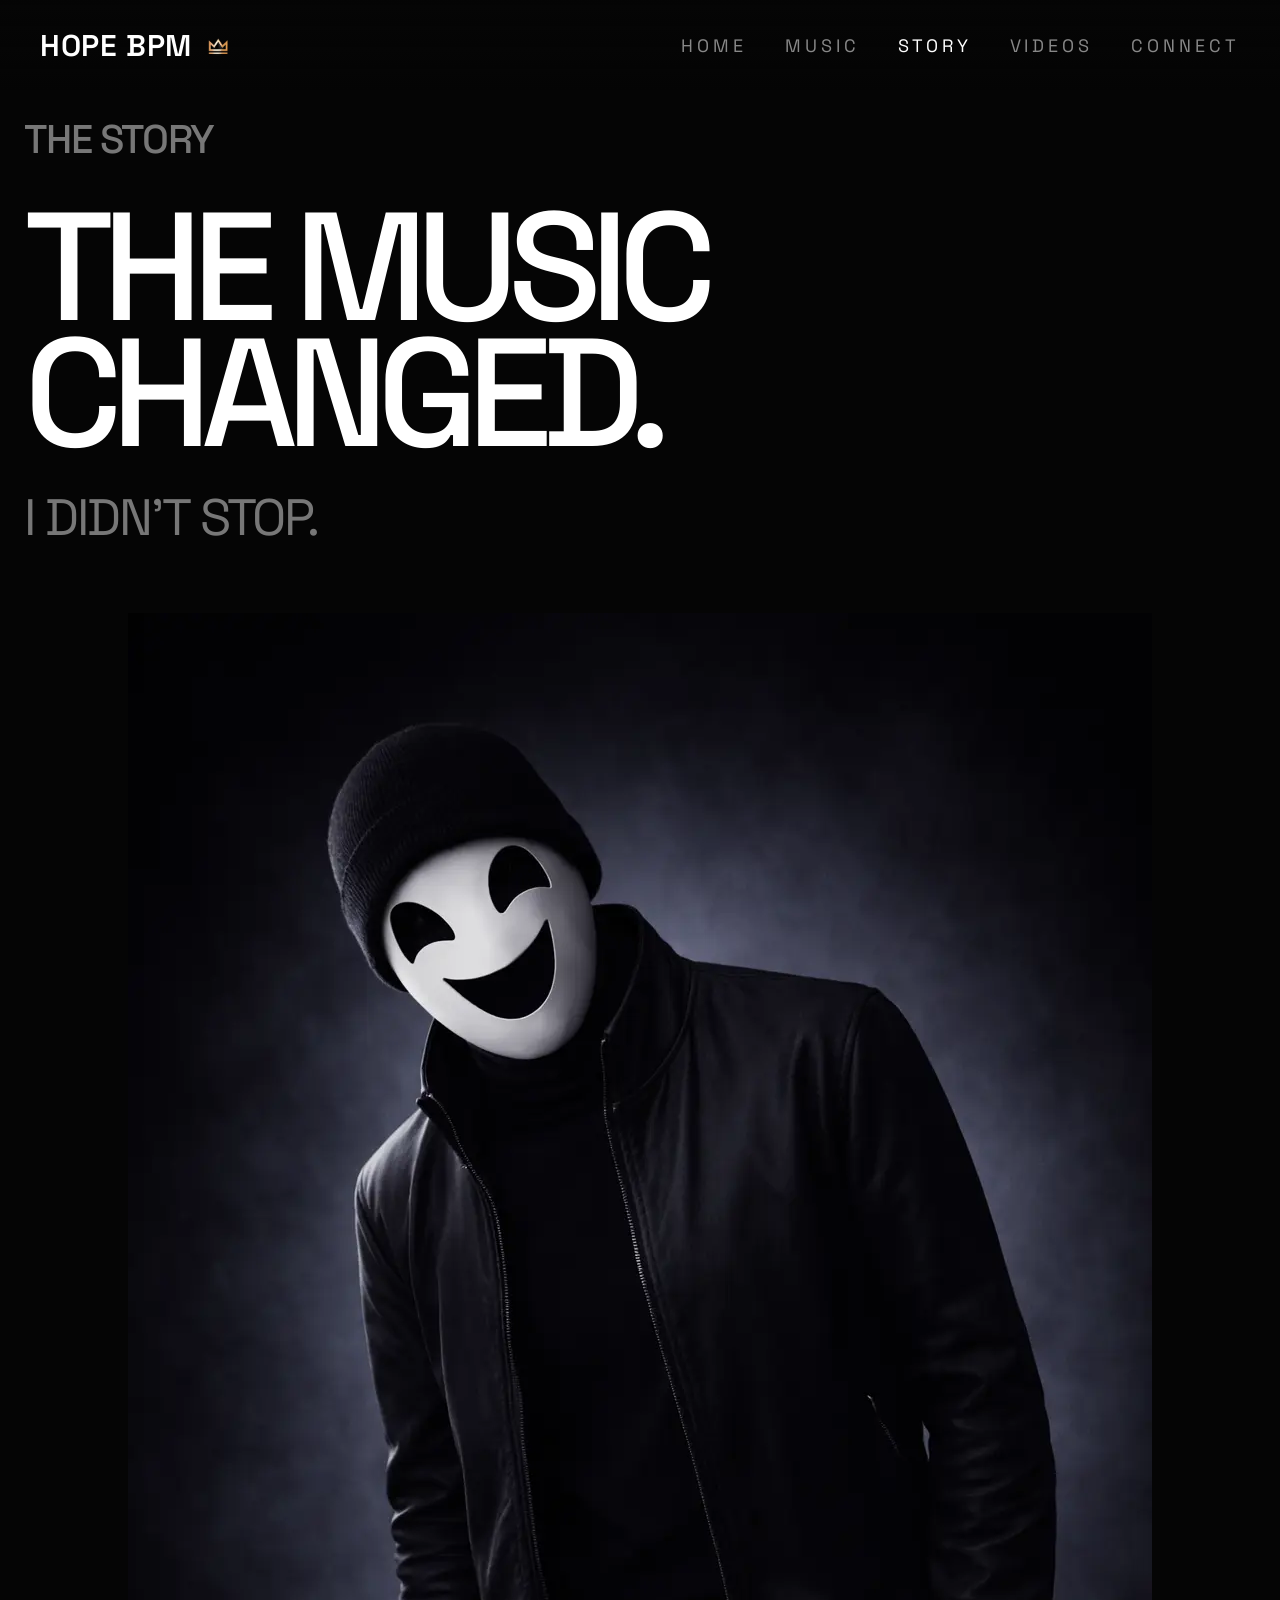
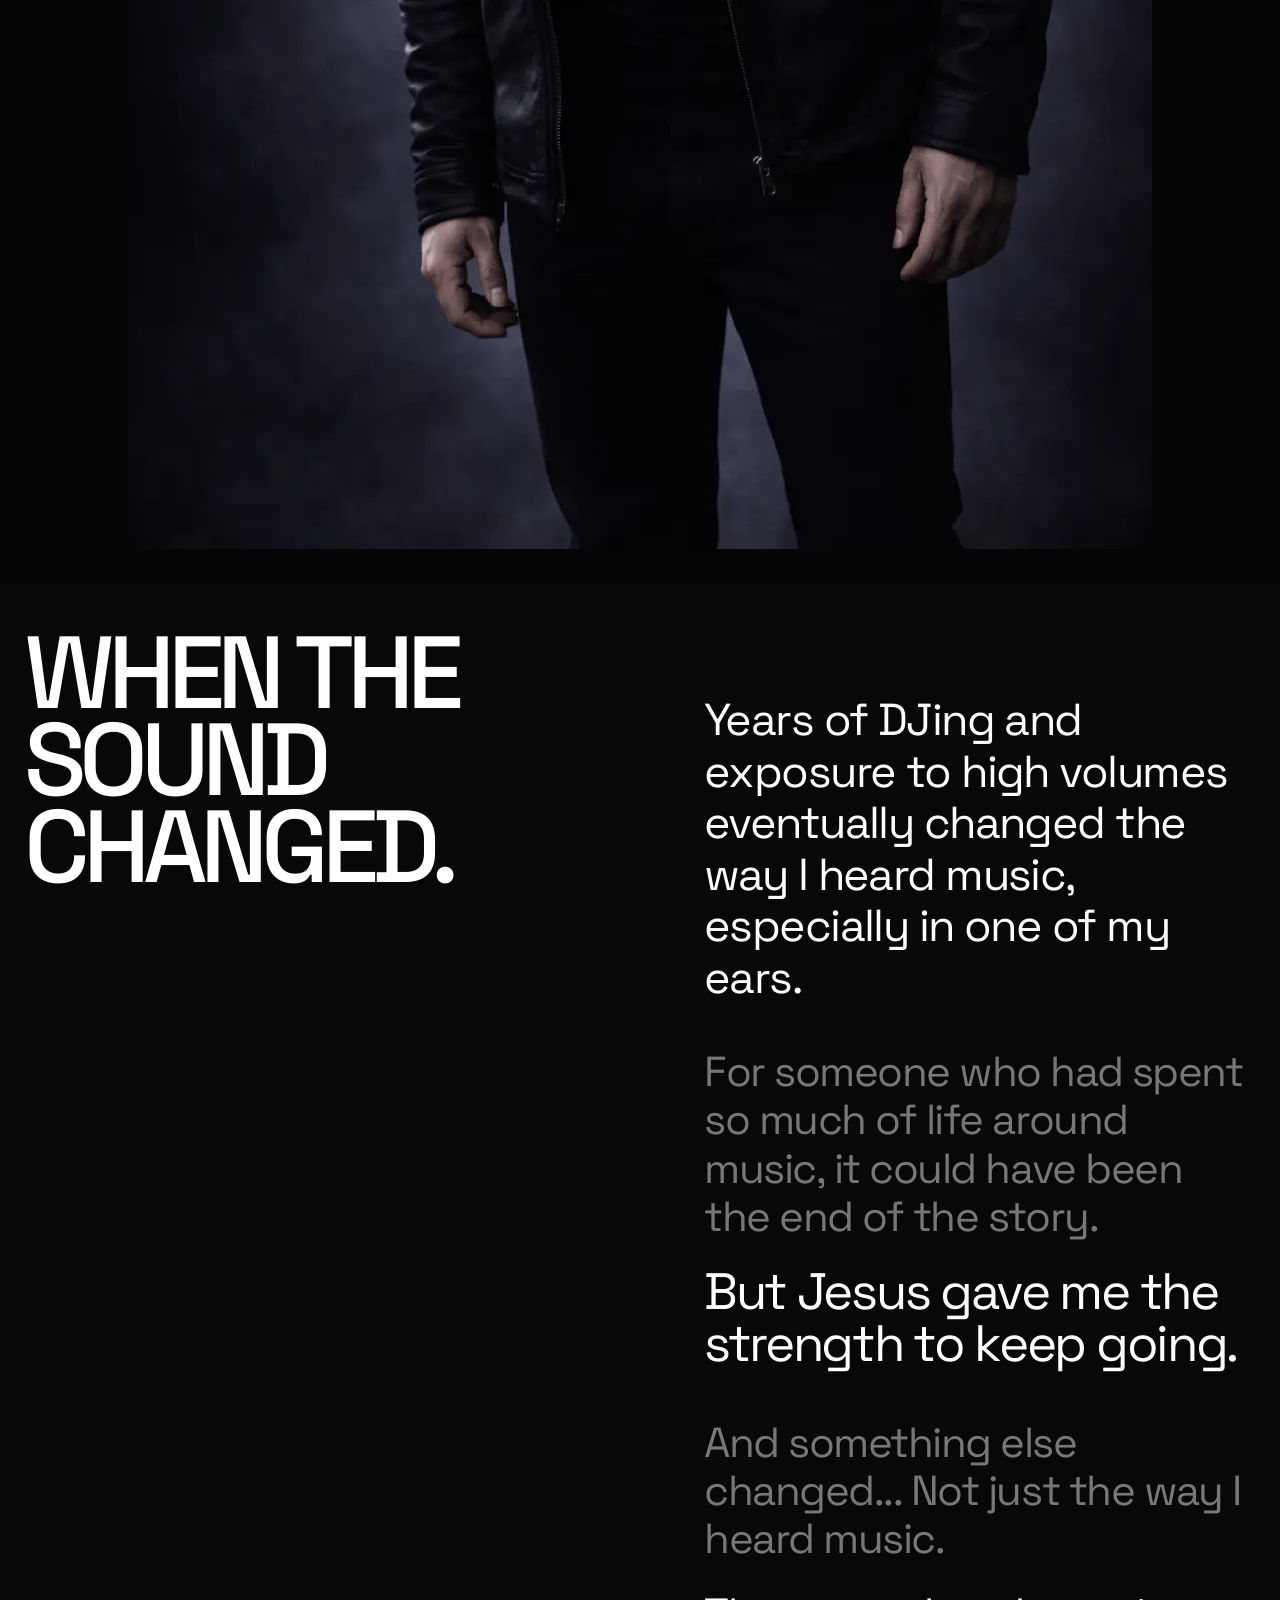
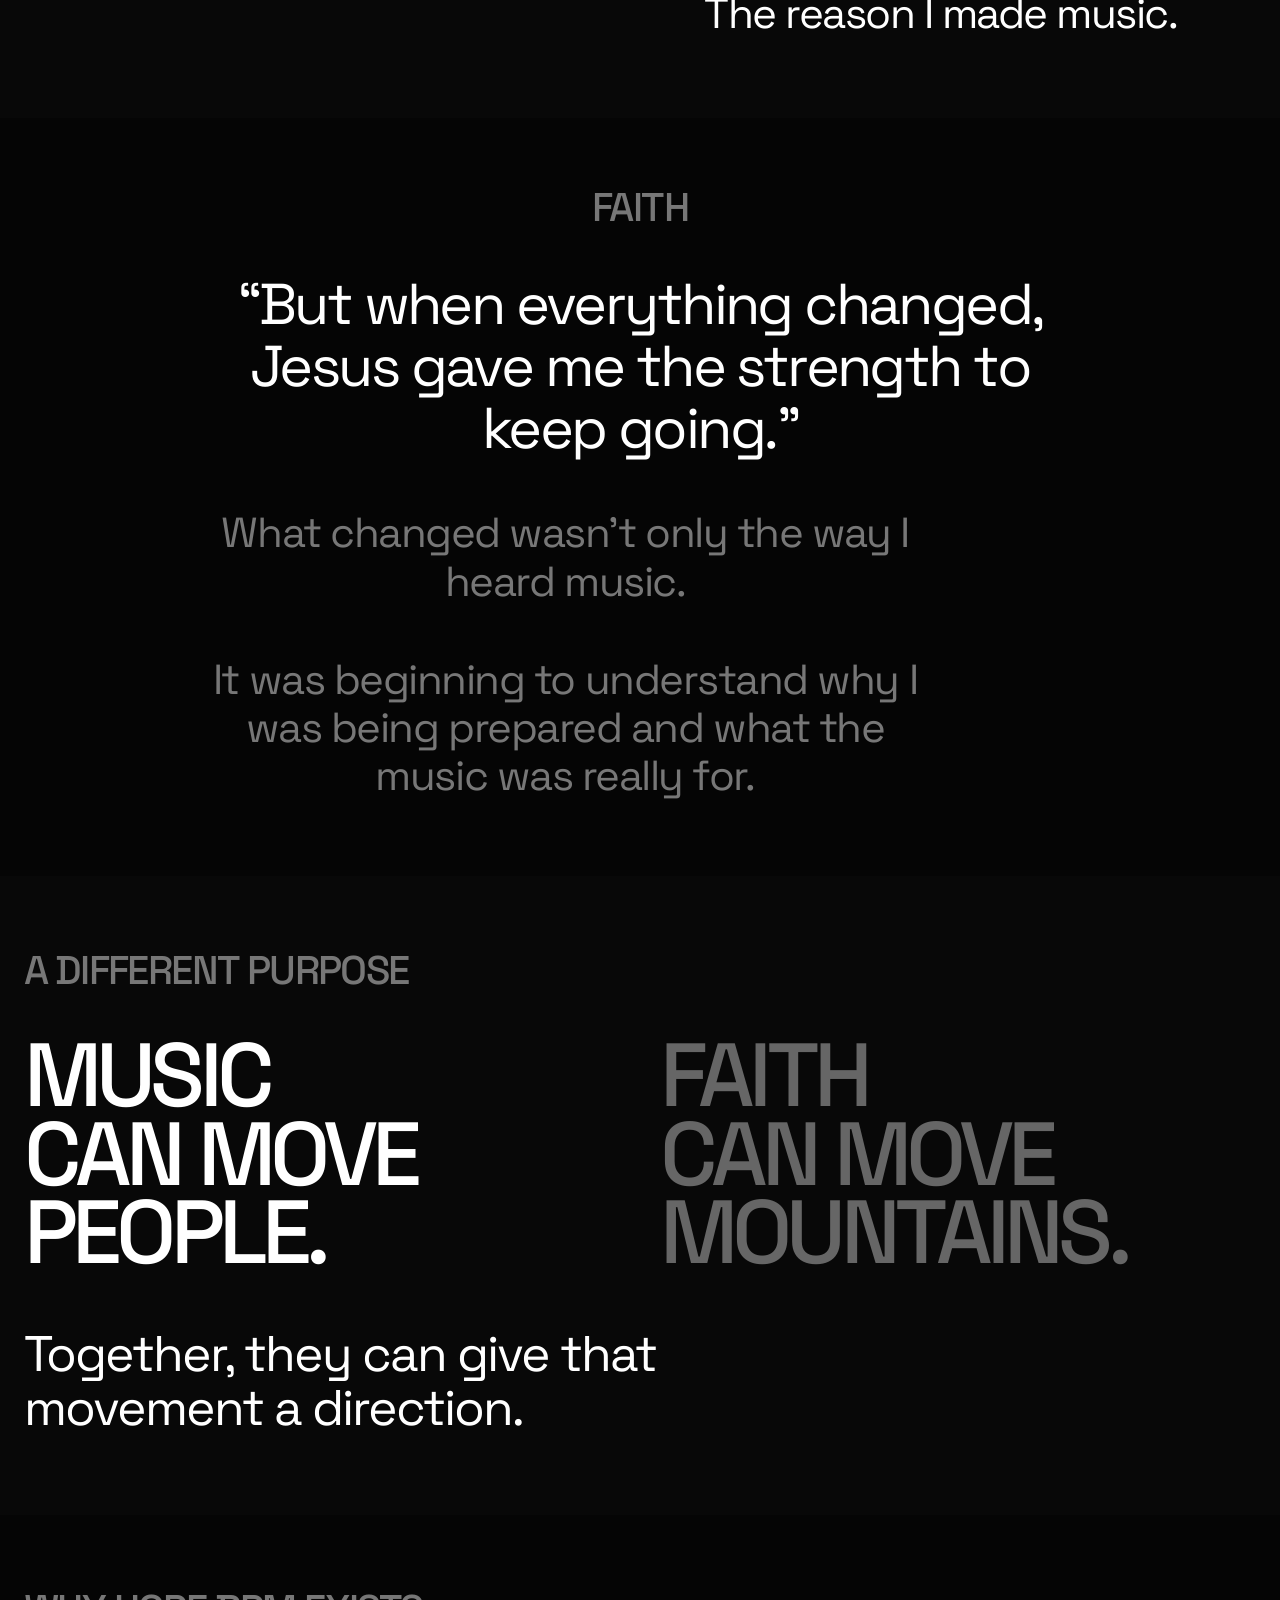
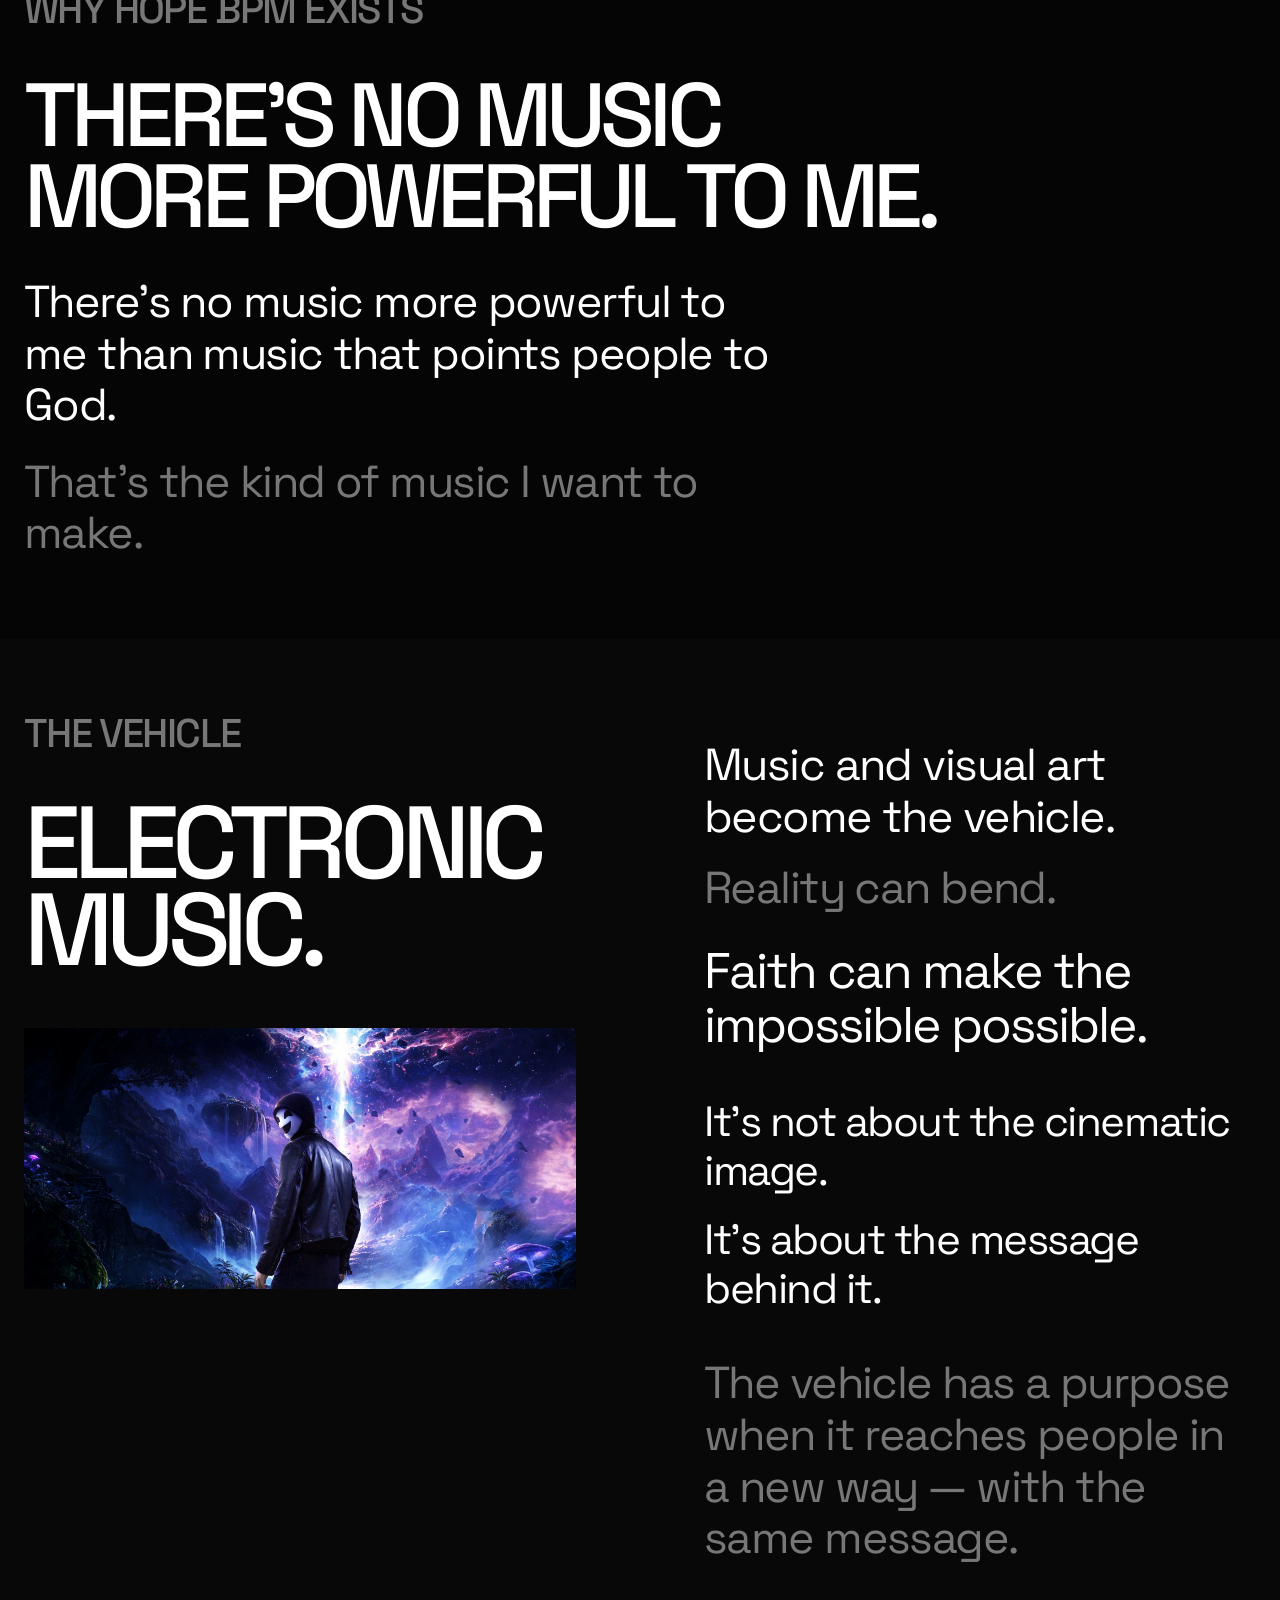
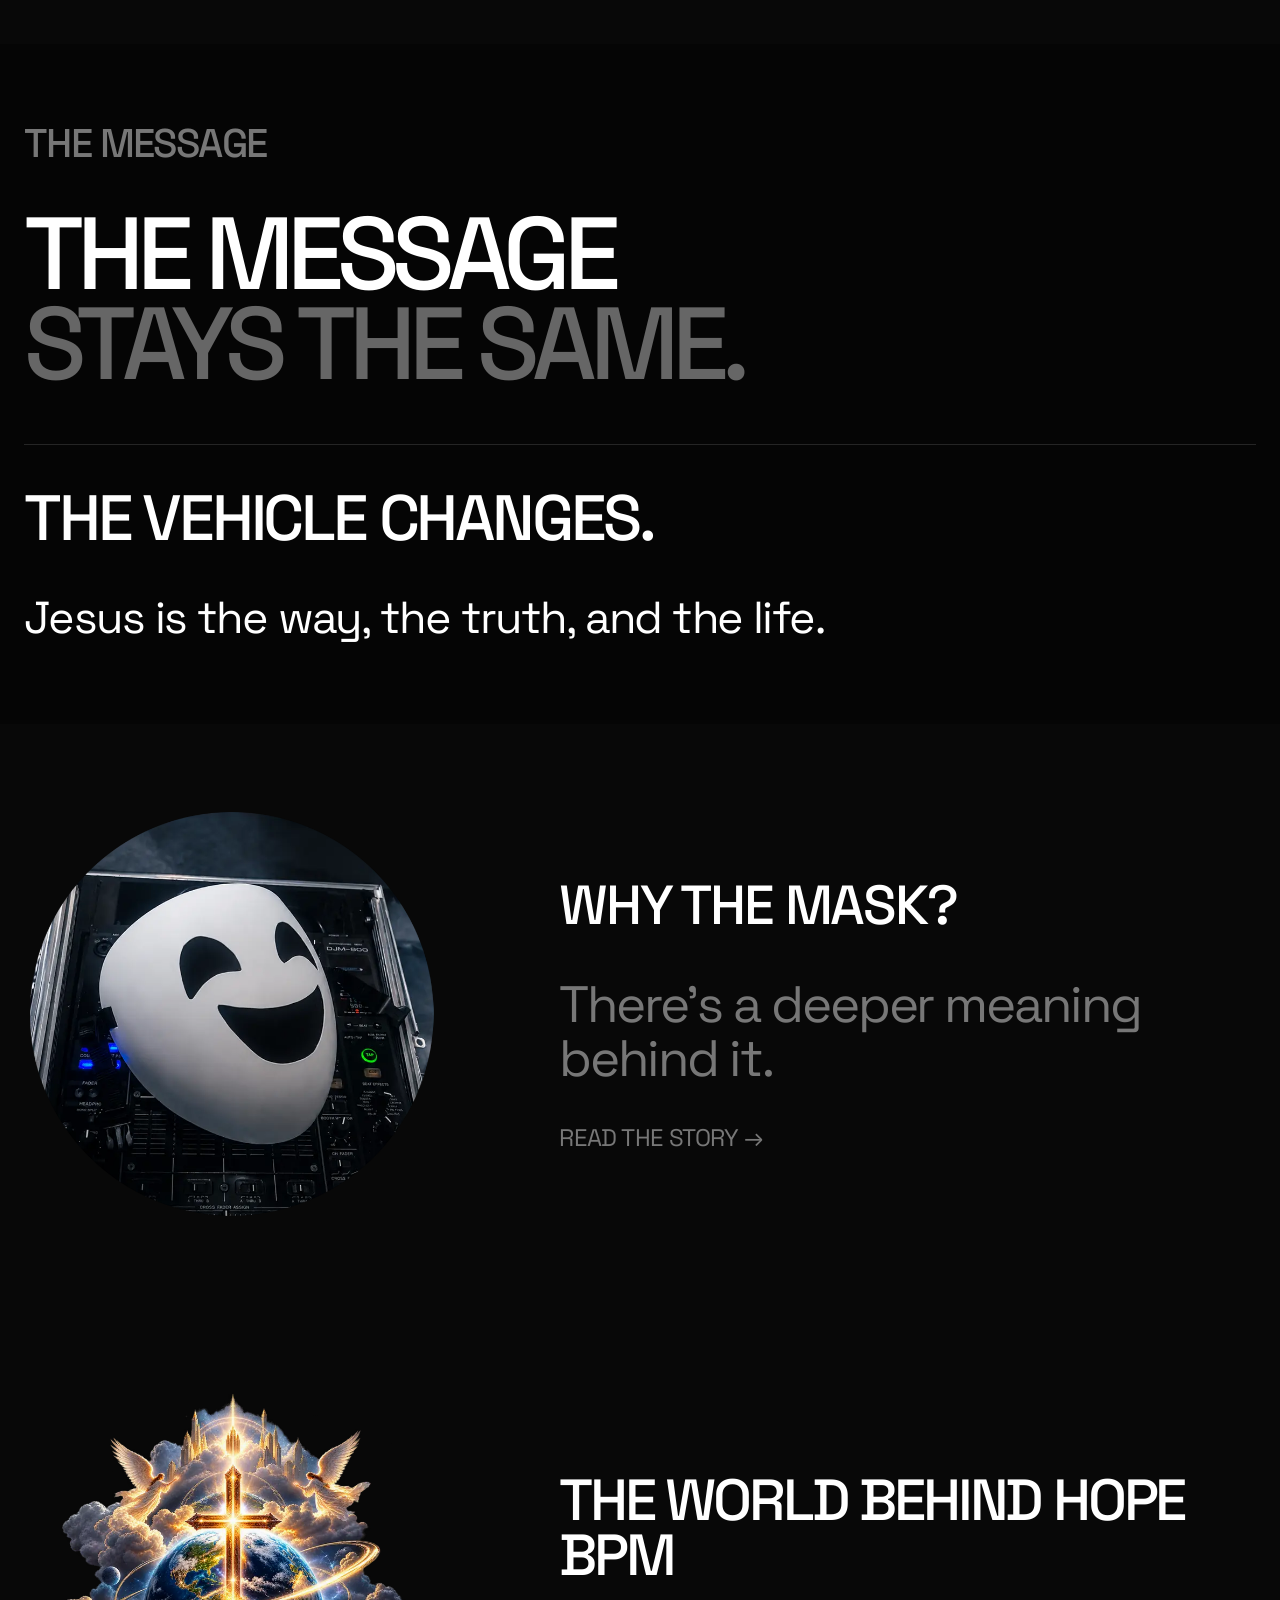
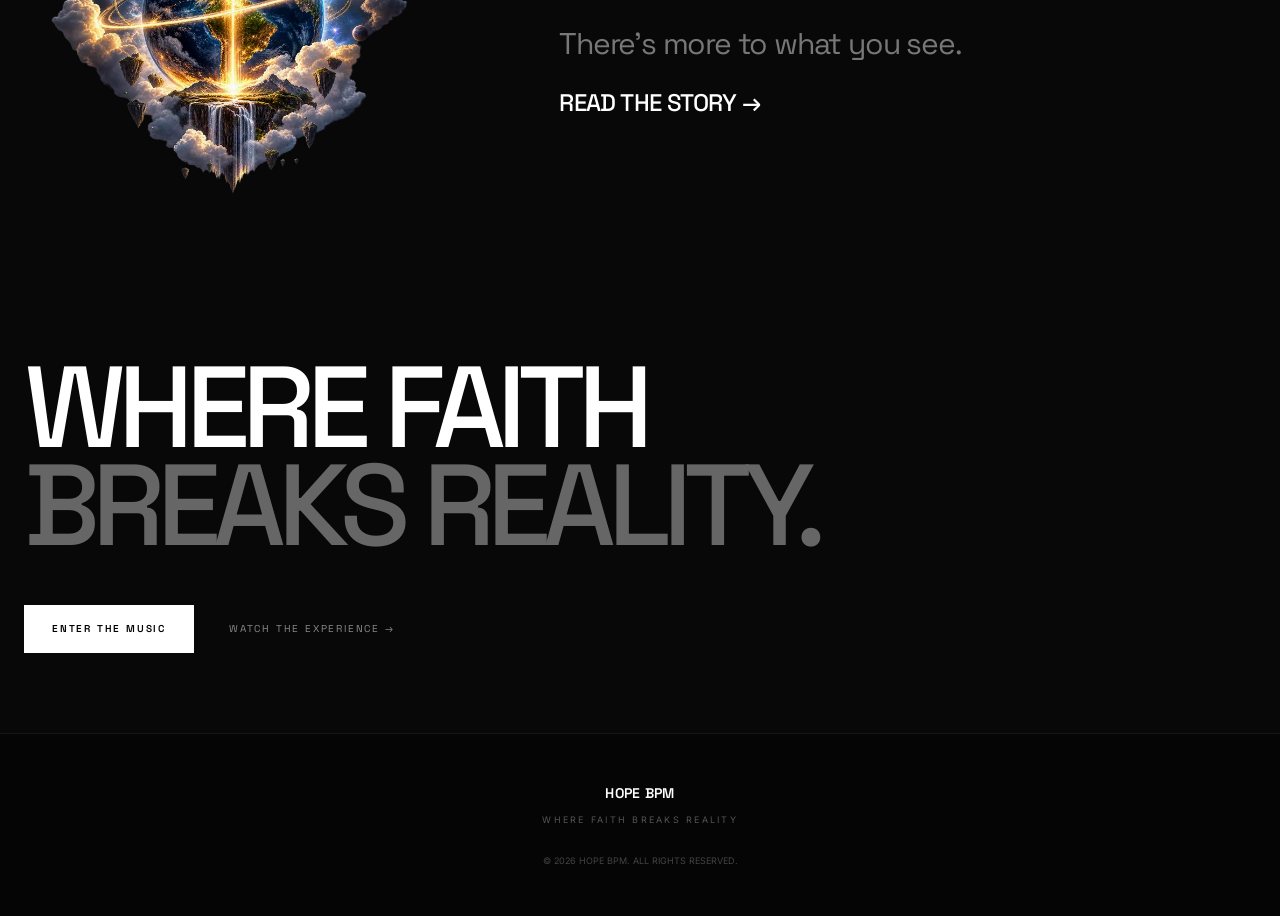
<file: story/index.html>
<!DOCTYPE html>
<html lang="en">

<head>

    <meta charset="UTF-8">

    <!-- Google tag (gtag.js) -->
    <script
        async
        src="https://www.googletagmanager.com/gtag/js?id=G-YR0CK2JCGE"
    ></script>

    <script>
        window.dataLayer = window.dataLayer || [];

        function gtag(){
            dataLayer.push(arguments);
        }

        gtag('js', new Date());

        gtag('config', 'G-YR0CK2JCGE');
    </script>


    <meta
        name="viewport"
        content="width=device-width, initial-scale=1.0"
    >

    <title>Story | HOPE BPM — Where Faith Breaks Reality</title>

    <meta
        name="description"
        content="Discover the story behind HOPE BPM — music, faith, electronic sound and visual art brought together with one purpose."
    >

    <meta
        name="robots"
        content="index, follow"
    >

    <link
        rel="canonical"
        href="https://hopebpm.com/story/"
    >


    <!-- =====================================================
         OPEN GRAPH
    ===================================================== -->

    <meta
        property="og:title"
        content="The Story | HOPE BPM"
    >

    <meta
        property="og:description"
        content="The story behind HOPE BPM — where music, faith and visual art become a new vehicle for the same message."
    >

    <meta
        property="og:type"
        content="website"
    >

    <meta
        property="og:url"
        content="https://hopebpm.com/story/"
    >

    <meta
        property="og:image"
        content="https://hopebpm.com/assets/hope-bpm.webp"
    >


    <!-- =====================================================
         TWITTER / X
    ===================================================== -->

    <meta
        name="twitter:card"
        content="summary_large_image"
    >

    <meta
        name="twitter:title"
        content="The Story | HOPE BPM"
    >

    <meta
        name="twitter:description"
        content="The story behind HOPE BPM."
    >

    <meta
        name="twitter:image"
        content="https://hopebpm.com/assets/hope-bpm.webp"
    >


    <!-- =====================================================
         CSS
    ===================================================== -->

    <link
        rel="stylesheet"
        href="../css/style.css"
    >

</head>


<body>


<header class="site-header">

   <a
    href="/"
    class="logo"
    aria-label="HOPE BPM Home"
>
    HOPE BPM
    <img
        src="../assets/hope-bpm-jesus-crown.webp"
        alt=""
        style="
            width:24px;
            height:24px;
            object-fit:contain;
            display:inline-block;
            vertical-align:middle;
            margin-left:6px;
        "
    >
</a>



    <button
        class="menu-toggle"
        aria-label="Open navigation"
        aria-expanded="false"
    >

        <span></span>
        <span></span>

    </button>


    <nav class="main-nav">

        <a href="/">
            HOME
        </a>

        <a href="/music/">
            MUSIC
        </a>

        <a
            href="/story/"
            class="active"
        >
            STORY
        </a>

        <a href="/videos/">
            VIDEOS
        </a>

        <a href="/connect/">
            CONNECT
        </a>

    </nav>

</header>


<main>


    <!-- ==================================================
         OPENING
    ================================================== -->

    <section class="story-hero section">

        <div class="section-inner">

            <p class="section-label story-section-heading">
                THE STORY
            </p>

            <h1>
                THE MUSIC<br>
                CHANGED.
            </h1>

            <p class="story-hero-line">
                I DIDN’T STOP.
            </p>

        </div>

    </section>


    <!-- ==================================================
         PORTRAIT
    ================================================== -->

    <section class="story-portrait-section">

        <div class="story-portrait-wrap">

            <img
                src="../assets/hope-bpm.webp"
                alt="HOPE BPM — Christian electronic artist and DJ"
                loading="eager"
            >

        </div>

    </section>


    <!-- ==================================================
         WHEN THE SOUND CHANGED
    ================================================== -->

    <section class="story-change section">

        <div class="section-inner">

            <div class="story-change-grid">


                <div class="story-change-title">

                    <h2>
                        WHEN THE<br>
                        SOUND<br>
                        CHANGED.
                    </h2>

                </div>


                <div class="story-change-copy">

                    <p class="story-why-text">

                        Years of DJing and exposure to high
                        volumes eventually changed the way I
                        heard music, especially in one of my ears.

                    </p>


                    <p class="story-reality-secondary">

                        For someone who had spent so much of life
                        around music, it could have been the end
                        of the story.

                    </p>


                    <p class="story-highlight story-reason">

                        But Jesus gave me the strength
                        to keep going.

                    </p>


                    <p class="story-reality-secondary story-and-changed">

                        And something else changed...
                        Not just the way I heard music.

                    </p>


                    <p class="story-reason">

                        The reason I made music.

                    </p>

                </div>


            </div>

        </div>

    </section>


    <!-- ==================================================
         FAITH
    ================================================== -->

    <section class="story-faith section">

        <div class="section-inner">

            <div class="story-faith-content">

                <p class="section-label story-section-heading">
                    FAITH
                </p>


                <p class="story-quote">

                    “But when everything changed,
                    Jesus gave me the strength
                    to keep going.”

                </p>


                <p class="story-reality-secondary story-and-changed">

                    What changed wasn’t only the way I heard music.

                </p>


                <p class="story-reality-secondary story-and-changed">

                    It was beginning to understand why I was
                    being prepared and what the music was
                    really for.

                </p>

            </div>

        </div>

    </section>


    <!-- ==================================================
         A DIFFERENT PURPOSE
    ================================================== -->

    <section class="story-purpose section">

        <div class="section-inner">

            <p class="section-label story-section-heading">
                A DIFFERENT PURPOSE
            </p>


            <div class="purpose-grid">

                <div>

                    <h2>
                        MUSIC<br>
                        CAN MOVE<br>
                        PEOPLE.
                    </h2>

                </div>


                <div class="purpose-second">

                    <h2>
                        FAITH<br>
                        CAN MOVE<br>
                        MOUNTAINS.
                    </h2>

                </div>

            </div>


            <p class="purpose-statement">

                Together, they can give that movement
                a direction.

            </p>

        </div>

    </section>


    <!-- ==================================================
         WHY HOPE BPM EXISTS
    ================================================== -->

    <section class="story-why section">

        <div class="section-inner">

            <p class="section-label story-section-heading">
                WHY HOPE BPM EXISTS
            </p>


            <h2>
                THERE’S NO MUSIC<br>
                MORE POWERFUL TO ME.
            </h2>


            <p class="story-why-text">

                There’s no music more powerful to me than
                music that points people to God.

            </p>


            <p class="story-why-text story-reality-style">

                That’s the kind of music I want to make.

            </p>

        </div>

    </section>


    <!-- ==================================================
         THE VEHICLE
    ================================================== -->

    <section class="story-vehicle section">

        <div class="section-inner">

            <div class="vehicle-grid">

                <!-- LEFT SIDE -->

                <div class="vehicle-title">

                    <p class="section-label story-section-heading">
                        THE VEHICLE
                    </p>

                    <h2>
                        ELECTRONIC<br>
                        MUSIC.
                    </h2>


                    <div
                        class="story-visual-section"
                        style="
                            width:100%;
                            padding:0;
                            margin-top:55px;
                            margin-bottom:0;
                        "
                    >

                        <div
                            class="story-visual-wrap"
                            style="
                                width:100%;
                                margin:0;
                            "
                        >

                            <img
                                src="../assets/where-faith-breaks-reality.webp"
                                alt="HOPE BPM — Where Faith Breaks Reality"
                                loading="lazy"
                                style="
                                    display:block;
                                    width:100%;
                                    height:auto;
                                "
                            >

                        </div>

                    </div>

                </div>


                <!-- RIGHT SIDE -->

                <div class="vehicle-copy">

                    <p
                        class="story-why-text story-reality-style"
                        style="
                            margin-top:0;
                            margin-bottom:0;
                        "
                    >

                        Music and visual art become the vehicle.

                    </p>


                    <p
                        class="story-why-text story-reality-style"
                        style="
                            margin-top:20px;
                            margin-bottom:0;
                            color:#777;
                        "
                    >

                        Reality can bend.

                    </p>


                    <p
                        class="vehicle-line vehicle-faith"
                        style="
                            margin-top:30px;
                            margin-bottom:0;
                        "
                    >

                        Faith can make the impossible possible.

                    </p>


                    <p
                        class="story-large-text"
                        style="
                            margin-top:45px;
                            margin-bottom:0;
                        "
                    >

                        It’s not about the cinematic image.

                    </p>


                    <p
                        class="story-large-text"
                        style="
                            margin-top:20px;
                            margin-bottom:0;
                        "
                    >

                        It’s about the message behind it.

                    </p>


                    <p
                        class="story-why-text story-reality-style"
                        style="
                            margin-top:45px;
                            margin-bottom:0;
                            color:#777;
                        "
                    >

                        The vehicle has a purpose when it reaches
                        people in a new way — with the same message.

                    </p>

                </div>

            </div>

        </div>

    </section>


    <!-- ==================================================
         THE MESSAGE
    ================================================== -->

    <section class="story-message section">

        <div class="section-inner">

            <p class="section-label story-section-heading">
                THE MESSAGE
            </p>


            <h2>
                THE MESSAGE<br>
                <span>STAYS THE SAME.</span>
            </h2>


            <div class="message-divider"></div>


            <h3>
                THE VEHICLE CHANGES.
            </h3>


            <p class="jesus-line">

                Jesus is the way, the truth, and the life.

            </p>

        </div>

    </section>


    <!-- ==================================================
         WHY THE MASK
    ================================================== -->

    <section class="story-mask-teaser section">

        <div class="section-inner">

            <div class="mask-teaser-grid">

                <div class="mask-teaser-image">

                    <img
                        src="../assets/hope-bpm-mask-mixer.webp"
                        alt="HOPE BPM mask"
                        loading="lazy"
                    >

                </div>


                <div class="mask-teaser-copy">

                    <p class="section-label story-section-heading">
                        WHY THE MASK?
                    </p>


                    <p class="mask-teaser-intro">
                        There’s a deeper meaning behind it.
                    </p>


                    <a
                        href="/story/why-the-mask/"
                        class="text-link story-teaser-link"
                    >
                        READ THE STORY →
                    </a>

                </div>

            </div>

        </div>

    </section>


    <!-- ==================================================
         THE WORLD BEHIND HOPE BPM
    ================================================== -->

    <section class="story-world-teaser section">

        <div class="section-inner">

            <div class="world-teaser-grid">

                <div class="world-teaser-image">

                    <img
                        src="../assets/world-hopebpm.webp"
                        alt="The world behind HOPE BPM"
                        loading="lazy"
                    >

                </div>


                <div class="world-teaser-copy">

                    <p class="section-label story-section-heading world-section-heading">
                        THE WORLD BEHIND HOPE BPM
                    </p>


                    <p class="world-teaser-intro">
                        There’s more to what you see.
                    </p>


                    <a
                        href="/story/world-behind-hope-bpm/"
                        class="text-link story-teaser-link"
                    >
                        READ THE STORY →
                    </a>

                </div>

            </div>

        </div>

    </section>


    <!-- ==================================================
         FINAL
    ================================================== -->

    <section class="story-final section">

        <div class="section-inner">

            <h2>
                WHERE FAITH<br>
                <span>BREAKS REALITY.</span>
            </h2>


            <div class="story-final-links">

                <a
                    href="/music/"
                    class="button button-primary"
                >
                    ENTER THE MUSIC
                </a>


                <a
                    href="/videos/"
                    class="text-link"
                >
                    WATCH THE EXPERIENCE →
                </a>

            </div>

        </div>

    </section>


</main>


<footer class="site-footer">

    <div class="footer-logo">
        HOPE BPM
    </div>

    <p>
        WHERE FAITH BREAKS REALITY
    </p>

    <span>
        © 2026 HOPE BPM. ALL RIGHTS RESERVED.
    </span>

</footer>


<!-- ==================================================
     STORY PAGE STYLES
================================================== -->

<style>


/* ==================================================
   HERO
================================================== */

.story-hero {
    padding-top:120px;
    padding-bottom:70px;
}


.story-hero h1 {
    font-family:'Space Grotesk',sans-serif;
    font-size:clamp(65px,12vw,170px);
    line-height:.82;
    letter-spacing:-.075em;
    font-weight:500;
}


.story-hero-line {
    margin-top:35px;
    font-family:'Space Grotesk',sans-serif;
    font-size:clamp(28px,4vw,52px);
    line-height:1;
    letter-spacing:-.04em;
    color:#777;
}


/* ==================================================
   PORTRAIT
================================================== */

.story-portrait-section {
    width:100%;
    padding:0 0 35px;
}


.story-portrait-wrap {
    width:min(1024px,90%);
    margin:0 auto;
    overflow:hidden;
    background:#0a0a0a;
}


.story-portrait-wrap img {
    display:block;
    width:100%;
    height:auto;
}


/* ==================================================
   WHEN THE SOUND CHANGED
================================================== */

.story-change {
    padding-top:45px;
    padding-bottom:80px;
    background:#080808;
}


.story-change-grid {
    display:grid;
    grid-template-columns:1fr 1fr;
    gap:clamp(50px,10vw,150px);
    align-items:start;
}


.story-change-title h2 {
    font-family:'Space Grotesk',sans-serif;
    font-size:clamp(55px,8vw,115px);
    line-height:.85;
    letter-spacing:-.07em;
    font-weight:500;
    margin-top:0;
}


.story-change-copy {
    padding-top:25px;
}


.story-large-text {
    font-family:'Space Grotesk',sans-serif;
    font-size:clamp(25px,3.3vw,43px);
    line-height:1.16;
    letter-spacing:-.035em;
}


/* ==================================================
   YEARS / NOT JUST
================================================== */

.story-reason {
    font-family:'Space Grotesk',sans-serif;
    font-size:clamp(25px,3.3vw,43px);
    line-height:1.16;
    letter-spacing:-.035em;
}


/* ==================================================
   SAME FORMAT AS:
   THAT'S THE KIND OF MUSIC I WANT TO MAKE
================================================== */

.story-reality-style,
.story-why-text-style,
.vehicle-message-text {
    font-family:'Space Grotesk',sans-serif;
    font-size:clamp(28px,4vw,52px);
    line-height:1;
    letter-spacing:-.04em;
}


/* ==================================================
   SECONDARY STORY TEXT
================================================== */

.story-reality-secondary {
    max-width:750px;
    margin-top:45px;
    font-family:'Space Grotesk',sans-serif;
    font-size:clamp(24px,3.5vw,42px);
    line-height:1.15;
    letter-spacing:-.035em;
    color:#777;
}


.story-and-changed {
    margin-top:50px;
}


/* ==================================================
   STORY CHANGE SPACING
================================================== */

.story-change-copy .section-text {
    margin-top:25px;
}


.story-highlight {
    margin-top:45px;
    font-family:'Space Grotesk',sans-serif;
    font-size:clamp(30px,4vw,55px);
    line-height:1;
    letter-spacing:-.045em;
}


.story-secondary {
    margin-top:50px;
}


.story-reason {
    margin-top:25px;
}


/* ==================================================
   SECTION HEADINGS
================================================== */

.story-section-heading {
    font-family:'Space Grotesk',sans-serif;
    font-size:clamp(25px,3.2vw,40px);
    line-height:1;
    letter-spacing:-.04em;
    font-weight:500;
}


/* ==================================================
   FAITH
================================================== */

.story-faith {
    padding-top:70px;
    padding-bottom:75px;
}


.story-faith-content {
    max-width:900px;
    margin:auto;
    text-align:center;
}


.story-quote {
    font-family:'Space Grotesk',sans-serif;
    font-size:clamp(30px,4.5vw,60px);
    line-height:1.08;
    letter-spacing:-.045em;
    margin:35px 0 40px;
}


.story-faith-body {
    max-width:700px;
    margin:25px auto 0;
    font-size:clamp(19px,2vw,25px);
    line-height:1.5;
    color:#999;
}


/* ==================================================
   DIFFERENT PURPOSE
================================================== */

.story-purpose {
    padding-top:75px;
    padding-bottom:80px;
    background:#080808;
}


.purpose-grid {
    display:grid;
    grid-template-columns:1fr 1fr;
    gap:40px;
    margin-top:40px;
}


.purpose-grid h2 {
    font-family:'Space Grotesk',sans-serif;
    font-size:clamp(45px,7vw,100px);
    line-height:.88;
    letter-spacing:-.065em;
    font-weight:500;
}


.purpose-second h2 {
    color:#666;
}


.purpose-statement {
    max-width:800px;
    margin-top:55px;
    font-family:'Space Grotesk',sans-serif;
    font-size:clamp(28px,4vw,50px);
    line-height:1.08;
    letter-spacing:-.04em;
}


/* ==================================================
   WHY HOPE BPM EXISTS
================================================== */

.story-why {
    padding-top:75px;
    padding-bottom:80px;
}


.story-why h2 {
    margin-top:25px;
    max-width:1000px;
    font-family:'Space Grotesk',sans-serif;
    font-size:clamp(45px,7vw,100px);
    line-height:.9;
    letter-spacing:-.065em;
    font-weight:500;
}


.story-why-text {
    max-width:750px;
    margin-top:40px;
    font-family:'Space Grotesk',sans-serif;
    font-size:clamp(25px,3.5vw,45px);
    line-height:1.15;
    letter-spacing:-.035em;
}


.story-why-text + .story-why-text {
    margin-top:25px;
    color:#777;
}


/* ==================================================
   THE VEHICLE
================================================== */

.story-vehicle {
    padding-top:75px;
    padding-bottom:80px;
    background:#080808;
}


.vehicle-grid {
    display:grid;
    grid-template-columns:1fr 1fr;
    gap:clamp(50px,10vw,150px);
}


.vehicle-title h2 {
    font-family:'Space Grotesk',sans-serif;
    font-size:clamp(55px,8vw,115px);
    line-height:.85;
    letter-spacing:-.07em;
    font-weight:500;
    margin-top:25px;
}


.vehicle-copy {
    padding-top:25px;
}


.vehicle-line {
    margin-top:45px;
}


.vehicle-line + .vehicle-line {
    margin-top:20px;
}


/* ==================================================
   REALITY CAN BEND
================================================== */

.vehicle-reality {
    font-family:'Space Grotesk',sans-serif;
    font-size:clamp(25px,3.3vw,43px);
    line-height:1.16;
    letter-spacing:-.035em;
}


/* ==================================================
   FAITH CAN MAKE...
================================================== */

.vehicle-faith {
    font-family:'Space Grotesk',sans-serif;
    font-size:clamp(28px,4vw,50px);
    line-height:1.08;
    letter-spacing:-.04em;
}


/* ==================================================
   VISUAL EXPERIENCE
================================================== */

.story-visual-section {
    width:100%;
    padding:0 0 80px;
}


.story-visual-wrap {
    width:min(1024px,90%);
    margin:0 auto;
    overflow:hidden;
    background:#080808;
}


.story-visual-wrap img {
    display:block;
    width:100%;
    height:auto;
}


/* ==================================================
   THE MESSAGE
================================================== */

.story-message {
    padding-top:80px;
    padding-bottom:80px;
}


.story-message h2 {
    margin-top:25px;
    font-family:'Space Grotesk',sans-serif;
    font-size:clamp(55px,8vw,110px);
    line-height:.88;
    letter-spacing:-.07em;
    font-weight:500;
}


.story-message h2 span {
    color:#666;
}


.message-divider {
    width:100%;
    height:1px;
    background:#252525;
    margin:55px 0 45px;
}


.story-message h3 {
    font-family:'Space Grotesk',sans-serif;
    font-size:clamp(35px,5vw,70px);
    line-height:.9;
    letter-spacing:-.05em;
    font-weight:500;
}


.jesus-line {
    max-width:850px;
    margin-top:45px;
    font-family:'Space Grotesk',sans-serif;
    font-size:clamp(25px,3.5vw,45px);
    line-height:1.15;
    letter-spacing:-.035em;
}


/* ==================================================
   WHY THE MASK
================================================== */

.story-mask-teaser {
    padding-top:80px;
    padding-bottom:80px;
    background:#080808;
}


.mask-teaser-grid {
    display:grid;
    grid-template-columns:minmax(280px,420px) 1fr;
    gap:clamp(50px,9vw,140px);
    align-items:center;
}


.mask-teaser-image {
    width:100%;
    max-width:420px;
    overflow:hidden;
}


.mask-teaser-image img {
    display:block;
    width:100%;
    height:auto;
}


.mask-teaser-copy {
    max-width:650px;
}


.mask-teaser-intro {
    margin-top:30px;
    font-family:'Space Grotesk',sans-serif;
    font-size:clamp(28px,4vw,52px);
    line-height:1.05;
    letter-spacing:-.04em;
    color:#777;
}


.mask-teaser-copy .text-link {
    display:inline-block;
    margin-top:40px;
}


/* ==================================================
   THE WORLD BEHIND HOPE BPM
================================================== */

.story-world-teaser {
    padding-top:80px;
    padding-bottom:80px;
    background:#080808;
}


.world-teaser-grid {
    display:grid;
    grid-template-columns:minmax(280px,420px) 1fr;
    gap:clamp(50px,9vw,140px);
    align-items:center;
}


.world-teaser-image {
    width:100%;
    max-width:420px;
    overflow:hidden;
}


.world-teaser-image img {
    display:block;
    width:100%;
    height:auto;
}


.world-teaser-copy {
    max-width:650px;
}


.world-section-heading {
    font-family:'Space Grotesk',sans-serif;
    font-size:clamp(32px,4.8vw,58px);
    line-height:.95;
    letter-spacing:-.055em;
    font-weight:500;
    color:#fff;
}


.world-teaser-intro {
    margin-top:30px;
    font-family:'Space Grotesk',sans-serif;
    font-size:clamp(28px,4vw,52px);
    line-height:1.05;
    letter-spacing:-.04em;
    color:#777;
}


.story-teaser-link {
    display:inline-block;
    margin-top:40px;
    font-family:'Space Grotesk',sans-serif;
    font-size:clamp(18px,2vw,24px);
    line-height:1;
    letter-spacing:-.025em;
    font-weight:400;
    color:#777;
    text-decoration:none;
    transition:color .25s ease;
}


.story-teaser-link:hover {
    color:#fff;
}


/* ==================================================
   FINAL
================================================== */

.story-final {
    padding-top:75px;
    padding-bottom:80px;
    background:#080808;
}


.story-final h2 {
    font-family:'Space Grotesk',sans-serif;
    font-size:clamp(55px,9vw,125px);
    line-height:.85;
    letter-spacing:-.07em;
    font-weight:500;
}


.story-final h2 span {
    color:#666;
}


.story-final-links {
    display:flex;
    align-items:center;
    flex-wrap:wrap;
    gap:35px;
    margin-top:50px;
}


/* ==================================================
   MOBILE
================================================== */

@media (max-width:768px) {


    .story-hero {
        padding-top:90px;
        padding-bottom:45px;
    }


    .story-portrait-section {
        padding-bottom:25px;
    }


    .story-portrait-wrap {
        width:92%;
    }


    .story-change {
        padding-top:35px;
        padding-bottom:60px;
    }


    .story-change-grid {
        grid-template-columns:1fr;
        gap:35px;
    }


    .story-change-title h2 {
        margin-top:0;
    }


    .story-change-copy {
        padding-top:0;
    }


    .story-highlight {
        margin-top:35px;
    }


    .story-secondary {
        margin-top:40px;
    }


    .story-reality-secondary {
        margin-top:35px;
        font-size:clamp(22px,5.5vw,32px);
    }


    .story-and-changed {
        margin-top:40px;
    }


    .story-faith {
        padding-top:55px;
        padding-bottom:60px;
    }


    .story-section-heading {
        font-size:clamp(23px,6vw,32px);
    }


    .story-quote {
        margin:30px 0 30px;
    }


    .story-faith-body {
        margin-top:20px;
    }


    .story-purpose {
        padding-top:55px;
        padding-bottom:60px;
    }


    .purpose-grid {
        grid-template-columns:1fr;
        gap:45px;
        margin-top:30px;
    }


    .purpose-statement {
        margin-top:45px;
    }


    .story-why {
        padding-top:55px;
        padding-bottom:60px;
    }


    .story-why h2 {
        margin-top:20px;
    }


    .story-why-text {
        margin-top:30px;
    }


    .story-vehicle {
        padding-top:55px;
        padding-bottom:60px;
    }


    .vehicle-grid {
        grid-template-columns:1fr;
        gap:35px;
    }


    .vehicle-title h2 {
        margin-top:20px;
    }


    .vehicle-copy {
        padding-top:0;
    }


    .vehicle-line {
        margin-top:35px;
    }


    .vehicle-copy .section-text {
        margin-top:40px;
    }


    .story-visual-section {
        padding-bottom:55px;
    }


    .story-visual-wrap {
        width:92%;
    }


    .story-message {
        padding-top:60px;
        padding-bottom:60px;
    }


    .story-message h2 {
        margin-top:20px;
    }


    .message-divider {
        margin:45px 0 35px;
    }


    .jesus-line {
        margin-top:35px;
    }


    /* ==================================================
       WHY THE MASK — MOBILE
    ================================================== */

    .story-mask-teaser {
        padding-top:60px;
        padding-bottom:60px;
    }


    .mask-teaser-grid {
        grid-template-columns:1fr;
        gap:40px;
    }


    .mask-teaser-image {
        max-width:100%;
        width:100%;
    }


    .mask-teaser-copy {
        max-width:100%;
    }


    .mask-teaser-intro {
        margin-top:25px;
    }


    .mask-teaser-copy .text-link {
        margin-top:30px;
    }


    /* ==================================================
       THE WORLD BEHIND HOPE BPM — MOBILE
    ================================================== */

    .story-world-teaser {
        padding-top:60px;
        padding-bottom:60px;
    }


    .world-teaser-grid {
        grid-template-columns:1fr;
        gap:40px;
    }


    .world-teaser-image {
        max-width:100%;
        width:100%;
    }


    .world-teaser-copy {
        max-width:100%;
    }


    .world-section-heading {
        font-size:clamp(30px,8vw,42px);
        line-height:.95;
        letter-spacing:-.055em;
        color:#fff;
    }


    .world-teaser-intro {
        margin-top:25px;
    }


    .world-teaser-copy .story-teaser-link {
        margin-top:30px;
    }


    /* ==================================================
       FINAL — MOBILE
    ================================================== */

    .story-final {
        padding-top:60px;
        padding-bottom:65px;
    }


    .story-final-links {
        margin-top:40px;
        flex-direction:column;
        align-items:flex-start;
    }

}

</style>


<script src="../js/main.js"></script>

</body>

</html>
</file>
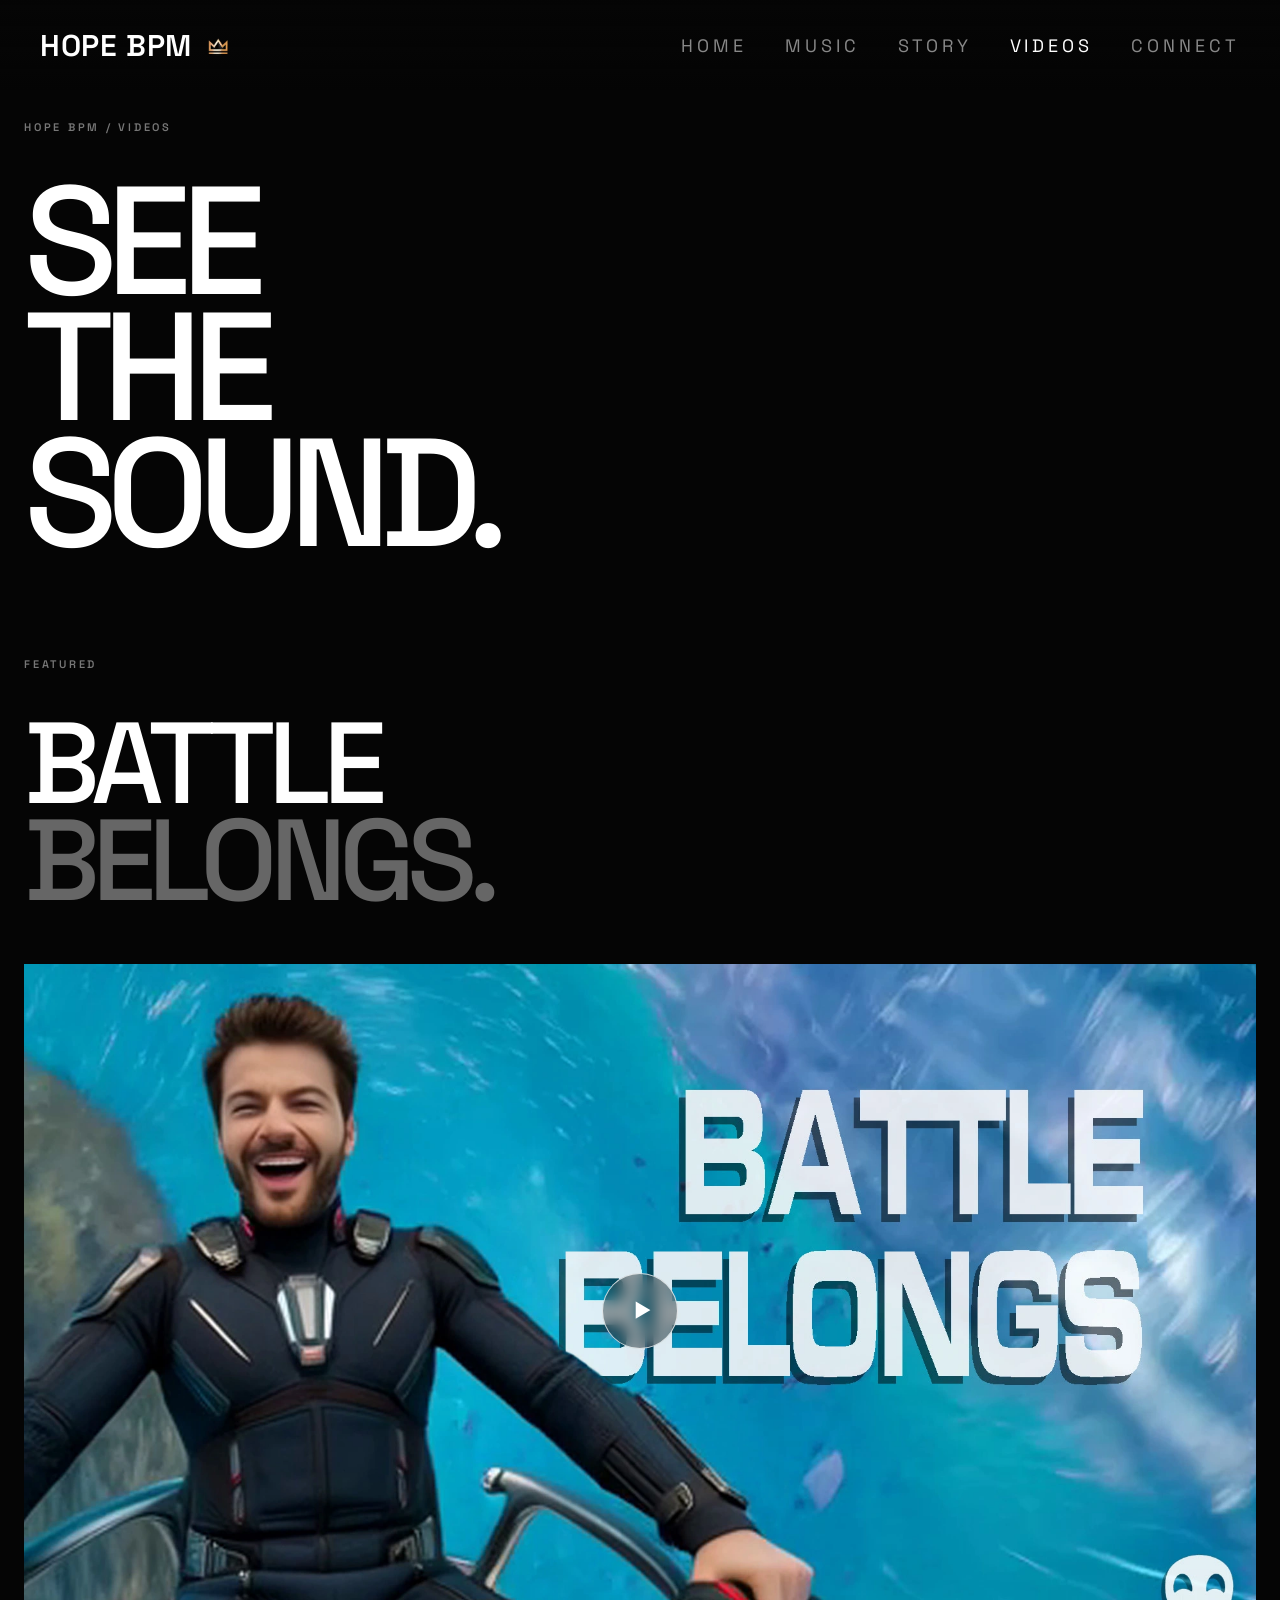
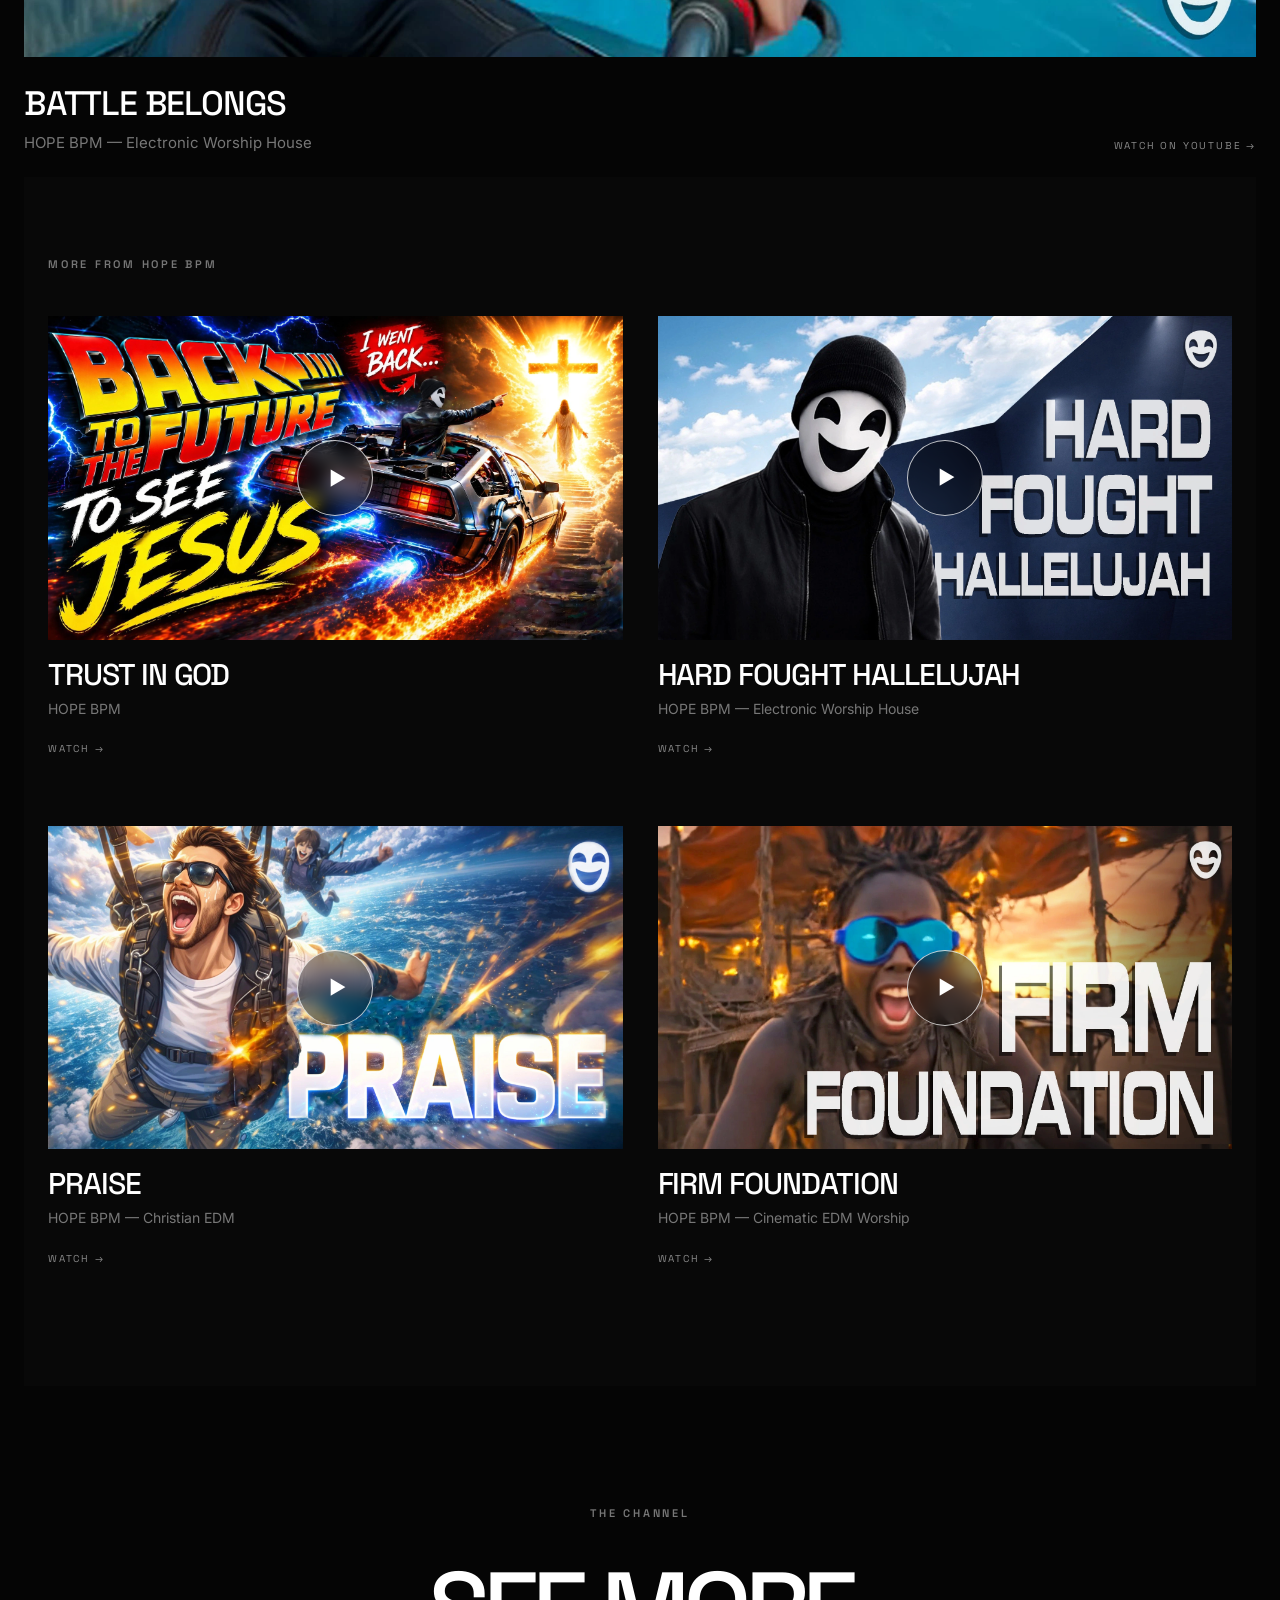
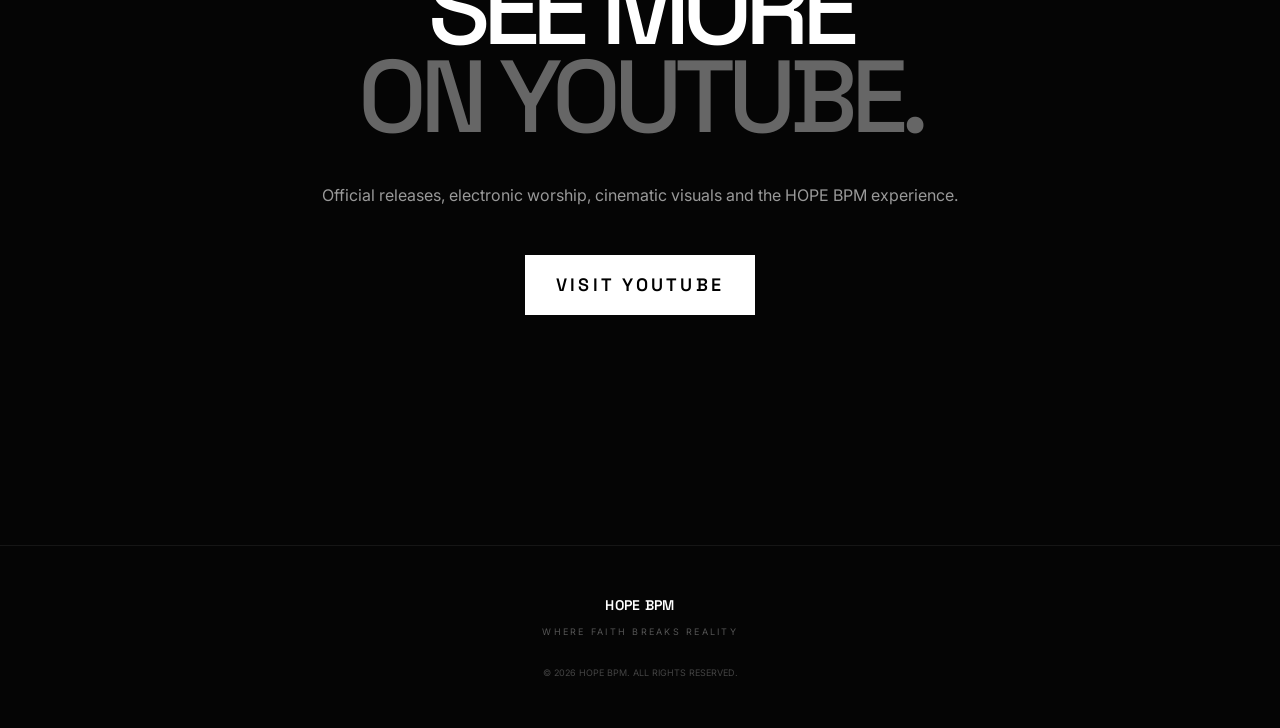
<file: videos/index.html>
<!DOCTYPE html>
<html lang="en">

<head>

    <meta charset="UTF-8">

    <!-- Google tag (gtag.js) -->
    <script
        async
        src="https://www.googletagmanager.com/gtag/js?id=G-YR0CK2JCGE"
    ></script>

    <script>
        window.dataLayer = window.dataLayer || [];

        function gtag(){
            dataLayer.push(arguments);
        }

        gtag('js', new Date());

        gtag('config', 'G-YR0CK2JCGE');
    </script>


    <meta
        name="viewport"
        content="width=device-width, initial-scale=1.0"
    >

    <title>Videos | HOPE BPM — Christian Electronic Music</title>

    <meta
        name="description"
        content="Watch HOPE BPM official music videos, Christian electronic worship, cinematic visuals and electronic house music."
    >

    <meta
        name="robots"
        content="index, follow"
    >

    <link
        rel="canonical"
        href="https://hopebpm.com/videos/"
    >


    <!-- =====================================================
         OPEN GRAPH
         ===================================================== -->

    <meta
        property="og:title"
        content="Videos | HOPE BPM"
    >

    <meta
        property="og:description"
        content="Watch HOPE BPM official music videos, cinematic visuals and Christian electronic worship."
    >

    <meta
        property="og:type"
        content="website"
    >

    <meta
        property="og:url"
        content="https://hopebpm.com/videos/"
    >

    <meta
        property="og:image"
        content="https://hopebpm.com/assets/battle-belongs.webp"
    >


    <!-- =====================================================
         TWITTER / X
         ===================================================== -->

    <meta
        name="twitter:card"
        content="summary_large_image"
    >

    <meta
        name="twitter:title"
        content="Videos | HOPE BPM"
    >

    <meta
        name="twitter:description"
        content="Official music videos and cinematic electronic worship from HOPE BPM."
    >

    <meta
        name="twitter:image"
        content="https://hopebpm.com/assets/battle-belongs.webp"
    >


    <!-- =====================================================
         CSS
         ===================================================== -->

    <link
        rel="stylesheet"
        href="../css/style.css"
    >

</head>


<body>


<header class="site-header">

   <a
    href="/"
    class="logo"
    aria-label="HOPE BPM Home"
>
    HOPE BPM
    <img
        src="../assets/hope-bpm-jesus-crown.webp"
        alt=""
        style="
            width:24px;
            height:24px;
            object-fit:contain;
            display:inline-block;
            vertical-align:middle;
            margin-left:6px;
        "
    >
</a>


    <button
        class="menu-toggle"
        aria-label="Open navigation"
        aria-expanded="false"
    >

        <span></span>
        <span></span>

    </button>


    <nav class="main-nav">

        <a href="/">
            HOME
        </a>

        <a href="/music/">
            MUSIC
        </a>

        <a href="/story/">
            STORY
        </a>

        <a
            href="/videos/"
            class="active"
        >
            VIDEOS
        </a>

        <a href="/connect/">
            CONNECT
        </a>

    </nav>

</header>


<main>


    <!-- ==================================================
         HERO
    ================================================== -->

    <section
    class="section videos-hero"
    style="padding-bottom:30px;"        
>

        <div class="section-inner">

            <p class="section-label">
                HOPE BPM / VIDEOS
            </p>

            <h1>
                SEE<br>
                THE<br>
                SOUND.
            </h1>

        </div>

    </section>


    <!-- ==================================================
         FEATURED
    ================================================== -->

    <section class="videos-featured section">

        <section
    class="section-inner"
    style="padding-bottom:25px;"
    style="padding-top:20px;"
>

            <p class="section-label">
                FEATURED
            </p>


            <h2>
                BATTLE<br>
                <span>BELONGS.</span>
            </h2>


            <a
                href="https://youtu.be/4UD-ChNcrYY?si=wb4HXQ7P5yYPR6s_"
                class="featured-video-card"
                target="_blank"
                rel="noopener noreferrer"
                aria-label="Watch Battle Belongs by HOPE BPM on YouTube"
            >

                <div class="video-image">

                    <img
                        src="../assets/battle-belongs.webp"
                        alt="Battle Belongs — HOPE BPM"
                        loading="eager"
                    >

                    <span class="play-button">
                        ▶
                    </span>

                </div>

            </a>


            <div class="video-featured-info">

                <div>

                    <h3>
                        BATTLE BELONGS
                    </h3>

                    <p>
                        HOPE BPM — Electronic Worship House
                    </p>

                </div>


                <a
                    href="https://youtu.be/4UD-ChNcrYY?si=wb4HXQ7P5yYPR6s_"
                    class="text-link"
                    target="_blank"
                    rel="noopener noreferrer"
                >
                    WATCH ON YOUTUBE →
                </a>

            </div>

        </div>

    </section>


    <!-- ==================================================
         VIDEO GRID
    ================================================== -->

    <section class="videos-grid-section section">

        <div class="section-inner">

            <p class="section-label">
                MORE FROM HOPE BPM
            </p>


            <div class="videos-grid">


                <!-- TRUST IN GOD -->

                <article class="video-card">

                    <a
                        href="https://youtu.be/VW3b8CFScEA?si=gz-a5gbkVqHilp-l"
                        target="_blank"
                        rel="noopener noreferrer"
                        aria-label="Watch Trust in God by HOPE BPM on YouTube"
                    >

                        <div class="video-image">

                            <img
                                src="../assets/trust-in-god.webp"
                                alt="Trust in God — HOPE BPM"
                                loading="lazy"
                            >

                            <span class="play-button">
                                ▶
                            </span>

                        </div>

                    </a>


                    <div class="video-card-info">

                        <h3>
                            TRUST IN GOD
                        </h3>

                        <p>
                            HOPE BPM
                        </p>

                        <a
                            href="https://youtu.be/VW3b8CFScEA?si=gz-a5gbkVqHilp-l"
                            class="text-link"
                            target="_blank"
                            rel="noopener noreferrer"
                        >
                            WATCH →
                        </a>

                    </div>

                </article>


                <!-- HARD FOUGHT HALLELUJAH -->

                <article class="video-card">

                    <a
                        href="https://youtu.be/l9ApD1CLhI0?si=9Jb_1_EpYI-CeoES"
                        target="_blank"
                        rel="noopener noreferrer"
                        aria-label="Watch Hard Fought Hallelujah by HOPE BPM on YouTube"
                    >

                        <div class="video-image">

                            <img
                                src="../assets/hard-fought-hallelujah.webp"
                                alt="Hard Fought Hallelujah — HOPE BPM"
                                loading="lazy"
                            >

                            <span class="play-button">
                                ▶
                            </span>

                        </div>

                    </a>


                    <div class="video-card-info">

                        <h3>
                            HARD FOUGHT HALLELUJAH
                        </h3>

                        <p>
                            HOPE BPM — Electronic Worship House
                        </p>

                        <a
                            href="https://youtu.be/l9ApD1CLhI0?si=9Jb_1_EpYI-CeoES"
                            class="text-link"
                            target="_blank"
                            rel="noopener noreferrer"
                        >
                            WATCH →
                        </a>

                    </div>

                </article>


                <!-- PRAISE -->

                <article class="video-card">

                    <a
                        href="https://youtu.be/dqqNZT5vS2o?si=w-YixHNbBCv6UpTi"
                        target="_blank"
                        rel="noopener noreferrer"
                        aria-label="Watch Praise by HOPE BPM on YouTube"
                    >

                        <div class="video-image">

                            <img
                                src="../assets/praise.webp"
                                alt="Praise — HOPE BPM"
                                loading="lazy"
                            >

                            <span class="play-button">
                                ▶
                            </span>

                        </div>

                    </a>


                    <div class="video-card-info">

                        <h3>
                            PRAISE
                        </h3>

                        <p>
                            HOPE BPM — Christian EDM
                        </p>

                        <a
                            href="https://youtu.be/dqqNZT5vS2o?si=w-YixHNbBCv6UpTi"
                            class="text-link"
                            target="_blank"
                            rel="noopener noreferrer"
                        >
                            WATCH →
                        </a>

                    </div>

                </article>


                <!-- FIRM FOUNDATION -->

                <article class="video-card">

                    <a
                        href="https://youtu.be/p_atCgZ4AIM?si=xlqhrYgZ2SYtGWfr"
                        target="_blank"
                        rel="noopener noreferrer"
                        aria-label="Watch Firm Foundation by HOPE BPM on YouTube"
                    >

                        <div class="video-image">

                            <img
                                src="../assets/firm-foundation.webp"
                                alt="Firm Foundation — HOPE BPM"
                                loading="lazy"
                            >

                            <span class="play-button">
                                ▶
                            </span>

                        </div>

                    </a>


                    <div class="video-card-info">

                        <h3>
                            FIRM FOUNDATION
                        </h3>

                        <p>
                            HOPE BPM — Cinematic EDM Worship
                        </p>

                        <a
                            href="https://youtu.be/p_atCgZ4AIM?si=xlqhrYgZ2SYtGWfr"
                            class="text-link"
                            target="_blank"
                            rel="noopener noreferrer"
                        >
                            WATCH →
                        </a>

                    </div>

                </article>


            </div>

        </div>

    </section>


    <!-- ==================================================
         YOUTUBE CTA
    ================================================== -->

    <section class="videos-youtube-cta section">

        <div class="section-inner">

            <p class="section-label">
                THE CHANNEL
            </p>


            <h2>
                SEE MORE<br>
                <span>ON YOUTUBE.</span>
            </h2>


            <p class="section-text">

                Official releases, electronic worship,
                cinematic visuals and the HOPE BPM experience.

            </p>


<a
    href="https://www.youtube.com/@HOPEBPM?sub_confirmation=1"
    class="button button-primary"
    target="_blank"
    rel="noopener noreferrer"
    style="
        font-size:18px;
        text-align:center;
        display:inline-flex;
        align-items:center;
        justify-content:center;
        min-width:230px;
        min-height:60px;
    "
>
    VISIT YOUTUBE
</a>

        </div>

    </section>


</main>


<footer class="site-footer">

    <div class="footer-logo">
        HOPE BPM
    </div>

    <p>
        WHERE FAITH BREAKS REALITY
    </p>

    <span>
        © 2026 HOPE BPM. ALL RIGHTS RESERVED.
    </span>

</footer>


<!-- ==================================================
     PAGE-SPECIFIC CSS
================================================== -->

<style>


/* ==================================================
   HERO
================================================== */

.videos-hero {
    padding-top:120px;
    padding-bottom:90px;
}


.videos-hero h1 {
    font-family:'Space Grotesk',sans-serif;
    font-size:clamp(65px,12vw,170px);
    line-height:.82;
    letter-spacing:-.075em;
    font-weight:500;
}


/* ==================================================
   FEATURED
================================================== */

.videos-featured {
    padding-top:70px;
    padding-bottom:100px;
}


.videos-featured h2 {
    font-family:'Space Grotesk',sans-serif;
    font-size:clamp(55px,9vw,130px);
    line-height:.84;
    letter-spacing:-.07em;
    font-weight:500;
    margin-top:30px;
}


.videos-featured h2 span {
    color:#666;
}


/* ==================================================
   FEATURED VIDEO
================================================== */

.featured-video-card {
    display:block;
    margin-top:55px;
    text-decoration:none;
}


.video-image {
    position:relative;
    overflow:hidden;
    background:#090909;
}


.featured-video-card .video-image {
    width:100%;
}


.video-image img {
    display:block;
    width:100%;
    height:auto;
    transition:transform .6s ease;
}


.featured-video-card:hover img,
.video-card:hover img {
    transform:scale(1.025);
}


/* ==================================================
   PLAY BUTTON
================================================== */

.play-button {
    position:absolute;
    top:50%;
    left:50%;
    transform:translate(-50%,-50%);

    width:76px;
    height:76px;

    border:1px solid rgba(255,255,255,.75);
    border-radius:50%;

    display:flex;
    align-items:center;
    justify-content:center;

    padding-left:4px;

    color:#fff;

    background:rgba(0,0,0,.35);

    backdrop-filter:blur(8px);
    -webkit-backdrop-filter:blur(8px);

    font-size:19px;

    transition:
        transform .3s ease,
        background .3s ease;
}


.featured-video-card:hover .play-button,
.video-card:hover .play-button {
    transform:translate(-50%,-50%) scale(1.08);
    background:rgba(0,0,0,.55);
}


/* ==================================================
   FEATURED INFO
================================================== */

.video-featured-info {
    display:flex;
    justify-content:space-between;
    align-items:flex-end;
    gap:30px;

    margin-top:25px;
}


.video-featured-info h3 {
    margin:0;

    font-family:'Space Grotesk',sans-serif;
    font-size:clamp(22px,3vw,34px);
    letter-spacing:-.035em;
    font-weight:500;
}


.video-featured-info p {
    margin:8px 0 0;
    color:#777;
    font-size:15px;
}


/* ==================================================
   VIDEO GRID
================================================== */

.videos-grid-section {
    padding-top:80px;
    padding-bottom:120px;
    background:#080808;
}


.videos-grid {
    display:grid;
    grid-template-columns:repeat(2,1fr);
    gap:70px 35px;
    margin-top:45px;
}


.video-card {
    min-width:0;
}


.video-card a {
    text-decoration:none;
}


.video-card-info {
    padding-top:20px;
}


.video-card-info h3 {
    margin:0;

    font-family:'Space Grotesk',sans-serif;
    font-size:clamp(21px,2.5vw,30px);
    line-height:1;
    letter-spacing:-.035em;
    font-weight:500;
}


.video-card-info p {
    margin:9px 0 18px;

    color:#777;

    font-size:14px;
    line-height:1.4;
}


/* ==================================================
   YOUTUBE CTA
================================================== */

.videos-youtube-cta {
    padding-top:120px;
    padding-bottom:130px;
}


.videos-youtube-cta .section-inner {
    text-align:center;
}


.videos-youtube-cta h2 {
    margin-top:30px;

    font-family:'Space Grotesk',sans-serif;
    font-size:clamp(55px,8vw,110px);
    line-height:.86;
    letter-spacing:-.07em;
    font-weight:500;
}


.videos-youtube-cta h2 span {
    color:#666;
}


.videos-youtube-cta .section-text {
    max-width:650px;
    margin:40px auto 0;
}


.videos-youtube-cta .button {
    display:inline-block;
    margin-top:45px;
}


/* ==================================================
   MOBILE
================================================== */

@media (max-width:768px) {


    .videos-hero {
        padding-top:90px;
        padding-bottom:65px;
    }


    .videos-featured {
        padding-top:50px;
        padding-bottom:75px;
    }


    .featured-video-card {
        margin-top:40px;
    }


    .play-button {
        width:62px;
        height:62px;
        font-size:16px;
    }


    .video-featured-info {
        flex-direction:column;
        align-items:flex-start;
        gap:18px;
    }


    .videos-grid-section {
        padding-top:65px;
        padding-bottom:80px;
    }


    .videos-grid {
        grid-template-columns:1fr;
        gap:55px;
        margin-top:35px;
    }


    .videos-youtube-cta {
        padding-top:80px;
        padding-bottom:90px;
    }


    .videos-youtube-cta .section-text {
        margin-top:30px;
    }


}

</style>


<script src="../js/main.js"></script>

</body>

</html>
</file>
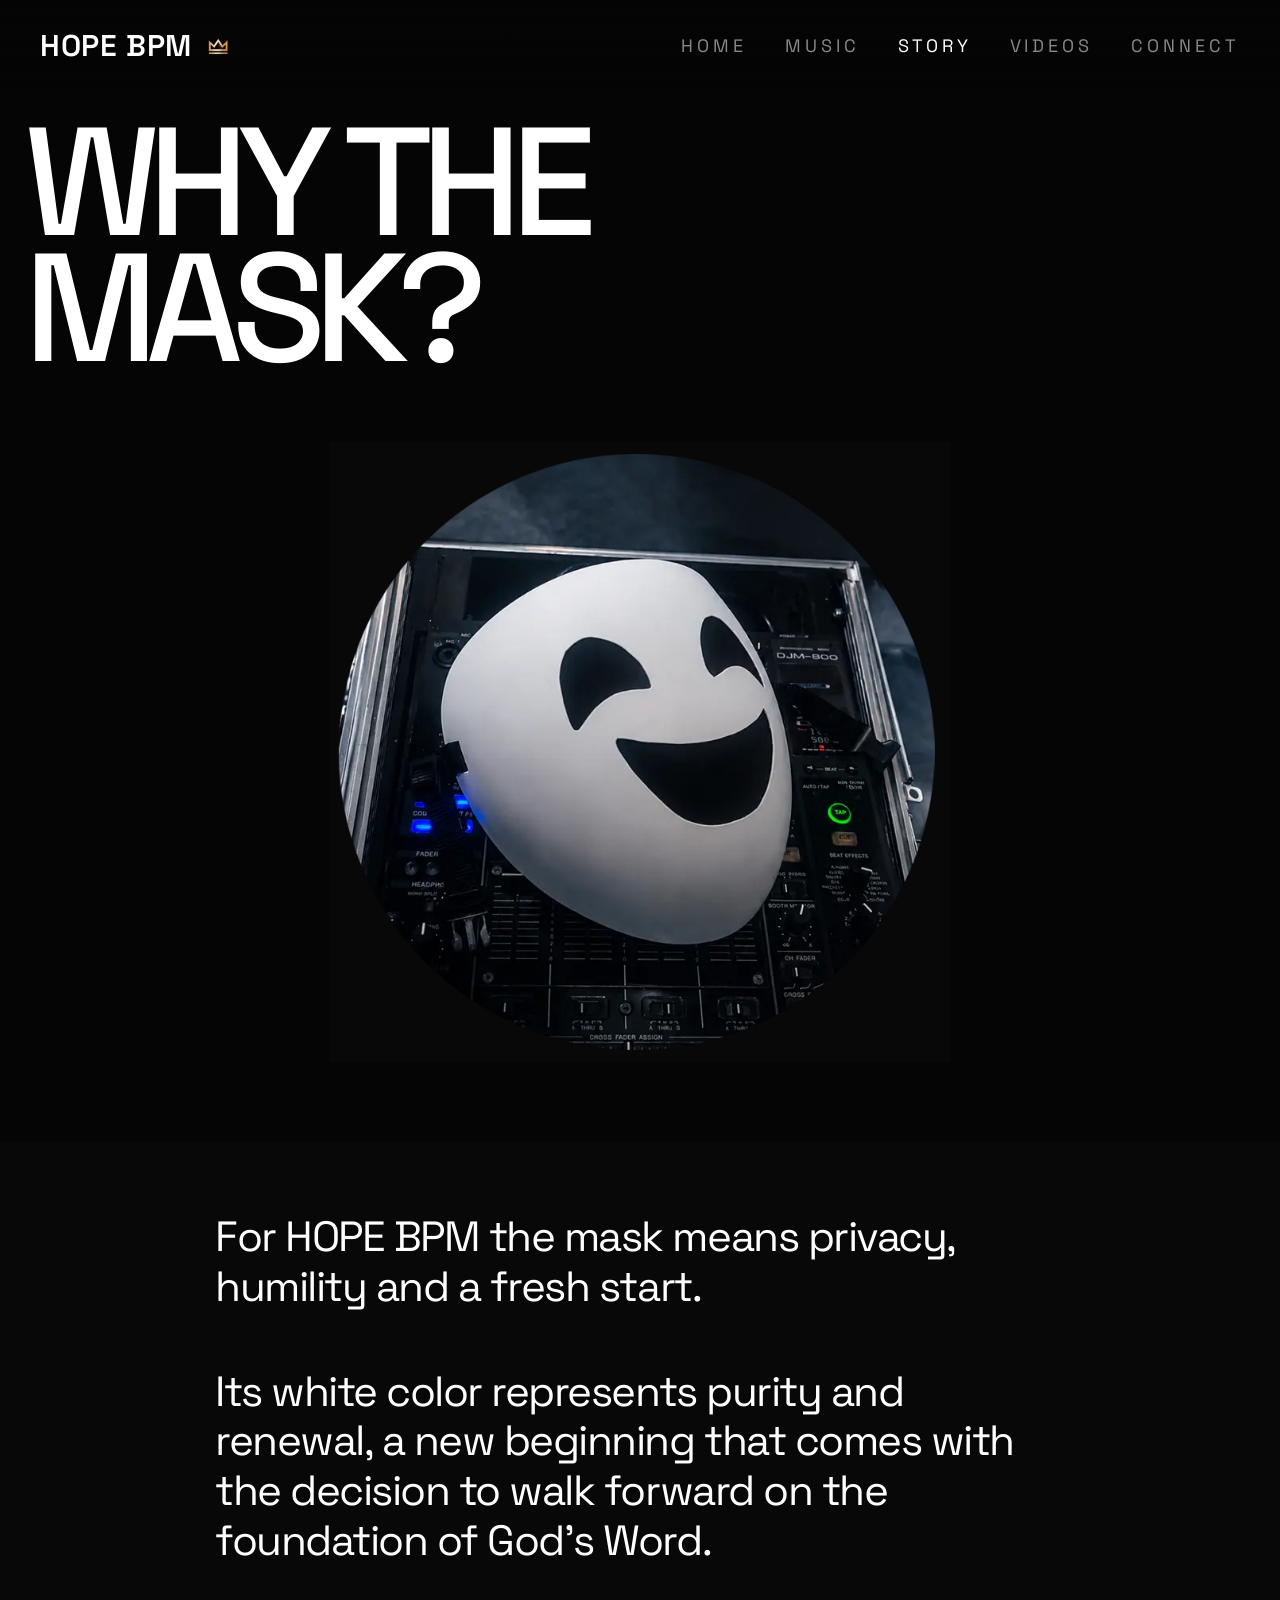
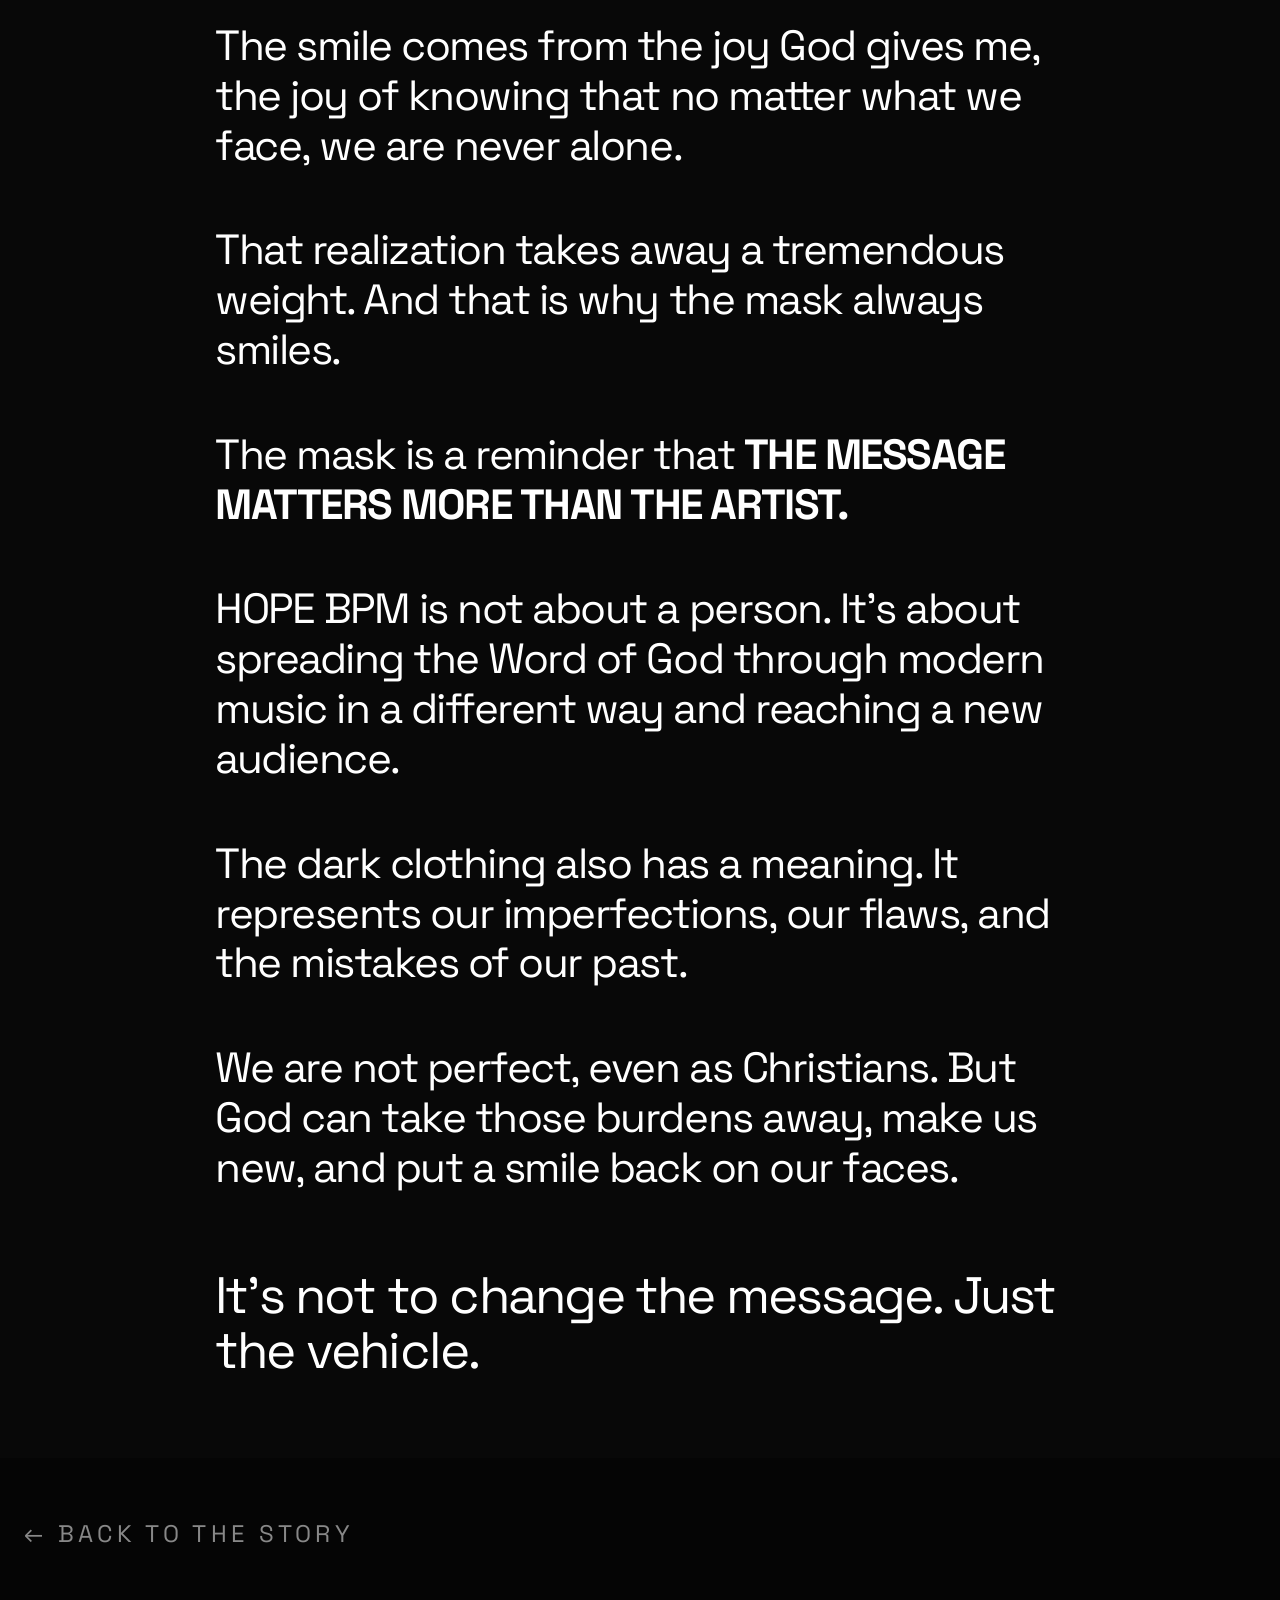
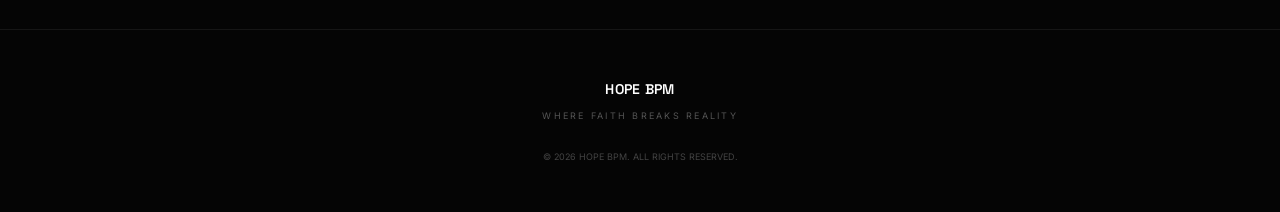
<file: story/why-the-mask/index.html>
<!DOCTYPE html>
<html lang="en">

<head>

    <meta charset="UTF-8">

    <!-- Google tag (gtag.js) -->
    <script
        async
        src="https://www.googletagmanager.com/gtag/js?id=G-YR0CK2JCGE"
    ></script>

    <script>
        window.dataLayer = window.dataLayer || [];

        function gtag(){
            dataLayer.push(arguments);
        }

        gtag('js', new Date());

        gtag('config', 'G-YR0CK2JCGE');
    </script>


    <meta
        name="viewport"
        content="width=device-width, initial-scale=1.0"
    >


    <title>Why the Mask? | HOPE BPM — Where Faith Breaks Reality</title>


    <meta
        name="description"
        content="Why the mask? Discover the meaning behind the mask of HOPE BPM — privacy, humility, faith, purity, joy and a new beginning."
    >


    <meta
        name="robots"
        content="index, follow"
    >


    <link
        rel="canonical"
        href="https://hopebpm.com/story/why-the-mask/"
    >


    <!-- =====================================================
         OPEN GRAPH
    ===================================================== -->

    <meta
        property="og:title"
        content="Why the Mask? | HOPE BPM"
    >


    <meta
        property="og:description"
        content="Discover the meaning behind the mask of HOPE BPM."
    >


    <meta
        property="og:type"
        content="website"
    >


    <meta
        property="og:url"
        content="https://hopebpm.com/story/why-the-mask/"
    >


    <meta
        property="og:image"
        content="https://hopebpm.com/assets/hope-bpm-mask-mixer.webp"
    >


    <!-- =====================================================
         TWITTER / X
    ===================================================== -->

    <meta
        name="twitter:card"
        content="summary_large_image"
    >


    <meta
        name="twitter:title"
        content="Why the Mask? | HOPE BPM"
    >


    <meta
        name="twitter:description"
        content="Discover the meaning behind the mask of HOPE BPM."
    >


    <meta
        name="twitter:image"
        content="https://hopebpm.com/assets/hope-bpm-mask-mixer.webp"
    >


    <!-- =====================================================
         CSS
    ===================================================== -->

    <link
        rel="stylesheet"
        href="../../../css/style.css"
    >


</head>


<body>


<header class="site-header">

    <a
        href="/"
        class="logo"
        aria-label="HOPE BPM Home"
    >

        HOPE BPM

        <img
            src="../../../assets/hope-bpm-jesus-crown.webp"
            alt=""
            style="
                width:24px;
                height:24px;
                object-fit:contain;
                display:inline-block;
                vertical-align:middle;
                margin-left:6px;
            "
        >

    </a>


    <button
        class="menu-toggle"
        aria-label="Open navigation"
        aria-expanded="false"
    >

        <span></span>
        <span></span>

    </button>


    <nav class="main-nav">

        <a href="/">
            HOME
        </a>

        <a href="/music/">
            MUSIC
        </a>

        <a
            href="/story/"
            class="active"
        >
            STORY
        </a>

        <a href="/videos/">
            VIDEOS
        </a>

        <a href="/connect/">
            CONNECT
        </a>

    </nav>

</header>


<main>


    <!-- ==================================================
         WHY THE MASK — HERO
    ================================================== -->

    <section class="mask-story-hero section">

        <div class="section-inner">

            <h1>
                WHY THE<br>
                MASK?
            </h1>

        </div>

    </section>


    <!-- ==================================================
         MASK IMAGE
    ================================================== -->

    <section class="mask-story-image-section">

        <div class="mask-story-image-wrap">

            <img
                src="../../../assets/hope-bpm-mask-mixer.webp"
                alt="HOPE BPM mask"
                loading="eager"
            >

        </div>

    </section>


    <!-- ==================================================
         STORY
    ================================================== -->

    <section class="mask-story-content section">

        <div class="section-inner">

            <div class="mask-story-copy">


                <p>
                    For HOPE BPM the mask means privacy, humility and a fresh start.
                </p>


                <p>
                    Its white color represents purity and renewal, a new beginning that comes with the decision to walk forward on the foundation of God’s Word.
                </p>


                <p>
                    The smile comes from the joy God gives me, the joy of knowing that no matter what we face, we are never alone.
                </p>


                <p>
                    That realization takes away a tremendous weight. And that is why the mask always smiles.
                </p>


                <p>
                    The mask is a reminder that <strong>THE MESSAGE MATTERS MORE THAN THE ARTIST.</strong>
                </p>


                <p>
                    HOPE BPM is not about a person. It's about spreading the Word of God through modern music in a different way and reaching a new audience.
                </p>


                <p>
                    The dark clothing also has a meaning. It represents our imperfections, our flaws, and the mistakes of our past.
                </p>


                <p>
                    We are not perfect, even as Christians. But God can take those burdens away, make us new, and put a smile back on our faces.
                </p>


                <p class="mask-story-final-line">
                    It’s not to change the message. Just the vehicle.
                </p>


            </div>

        </div>

    </section>


    <!-- ==================================================
         BACK TO STORY
    ================================================== -->

    <section class="mask-story-back section">

        <div class="section-inner">

            <a
                href="/story/"
                class="text-link"
            >
                ← BACK TO THE STORY
            </a>

        </div>

    </section>


</main>


<footer class="site-footer">

    <div class="footer-logo">
        HOPE BPM
    </div>


    <p>
        WHERE FAITH BREAKS REALITY
    </p>


    <span>
        © 2026 HOPE BPM. ALL RIGHTS RESERVED.
    </span>

</footer>


<!-- ==================================================
     WHY THE MASK PAGE STYLES
================================================== -->

<style>


/* ==================================================
   HERO
================================================== */

.mask-story-hero {
    padding-top:120px;
    padding-bottom:70px;
}


.mask-story-hero h1 {
    margin-top:0;
    font-family:'Space Grotesk',sans-serif;
    font-size:clamp(65px,12vw,170px);
    line-height:.82;
    letter-spacing:-.075em;
    font-weight:500;
}


/* ==================================================
   IMAGE
================================================== */

.mask-story-image-section {
    width:100%;
    padding:0 0 80px;
}


.mask-story-image-wrap {
    width:min(620px,82%);
    margin:0 auto;
    overflow:hidden;
    background:#080808;
}


.mask-story-image-wrap img {
    display:block;
    width:100%;
    height:auto;
}


/* ==================================================
   CONTENT
================================================== */

.mask-story-content {
    padding-top:70px;
    padding-bottom:80px;
    background:#080808;
}


.mask-story-copy {
    max-width:850px;
    margin:0 auto;
}


.mask-story-copy p {
    margin:0;
    font-family:'Space Grotesk',sans-serif;
    font-size:clamp(25px,3.3vw,43px);
    line-height:1.18;
    letter-spacing:-.035em;
}


.mask-story-copy p + p {
    margin-top:55px;
}


.mask-story-final-line {
    margin-top:75px !important;
    font-size:clamp(30px,4vw,52px) !important;
    line-height:1.08 !important;
    color:#fff;
}


/* ==================================================
   BACK TO STORY
================================================== */

.mask-story-back {
    padding-top:60px;
    padding-bottom:80px;
}


.mask-story-back .text-link {
    font-size:clamp(18px,2vw,24px);
}


/* ==================================================
   MOBILE
================================================== */

@media (max-width:768px) {


    .mask-story-hero {
        padding-top:90px;
        padding-bottom:45px;
    }


    .mask-story-hero h1 {
        margin-top:0;
    }


    .mask-story-image-section {
        padding-bottom:50px;
    }


    .mask-story-image-wrap {
        width:92%;
    }


    .mask-story-content {
        padding-top:55px;
        padding-bottom:60px;
    }


    .mask-story-copy {
        max-width:100%;
    }


    .mask-story-copy p {
        font-size:clamp(22px,5.5vw,32px);
        line-height:1.2;
    }


    .mask-story-copy p + p {
        margin-top:40px;
    }


    .mask-story-final-line {
        margin-top:55px !important;
        font-size:clamp(27px,6.5vw,38px) !important;
    }


    .mask-story-back {
        padding-top:45px;
        padding-bottom:60px;
    }

}

</style>


<script src="../../../js/main.js"></script>


</body>

</html>
</file>
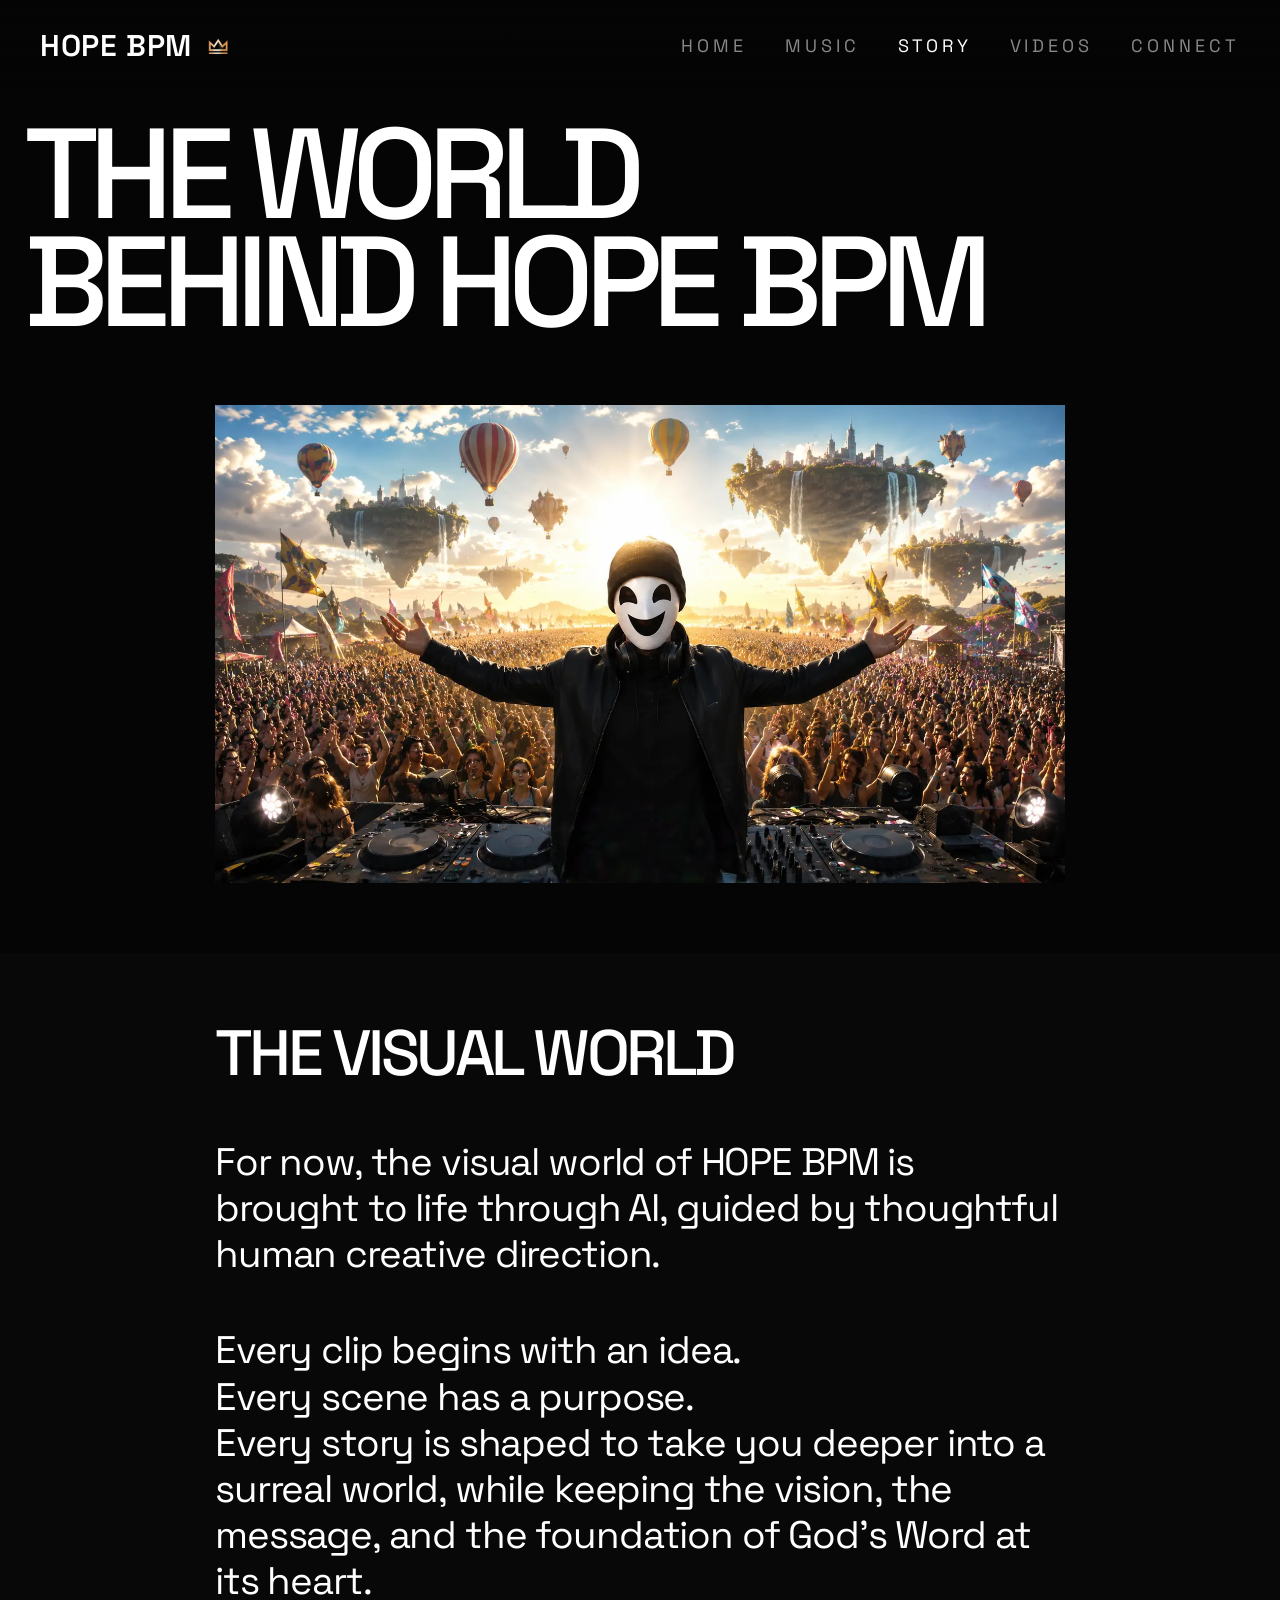
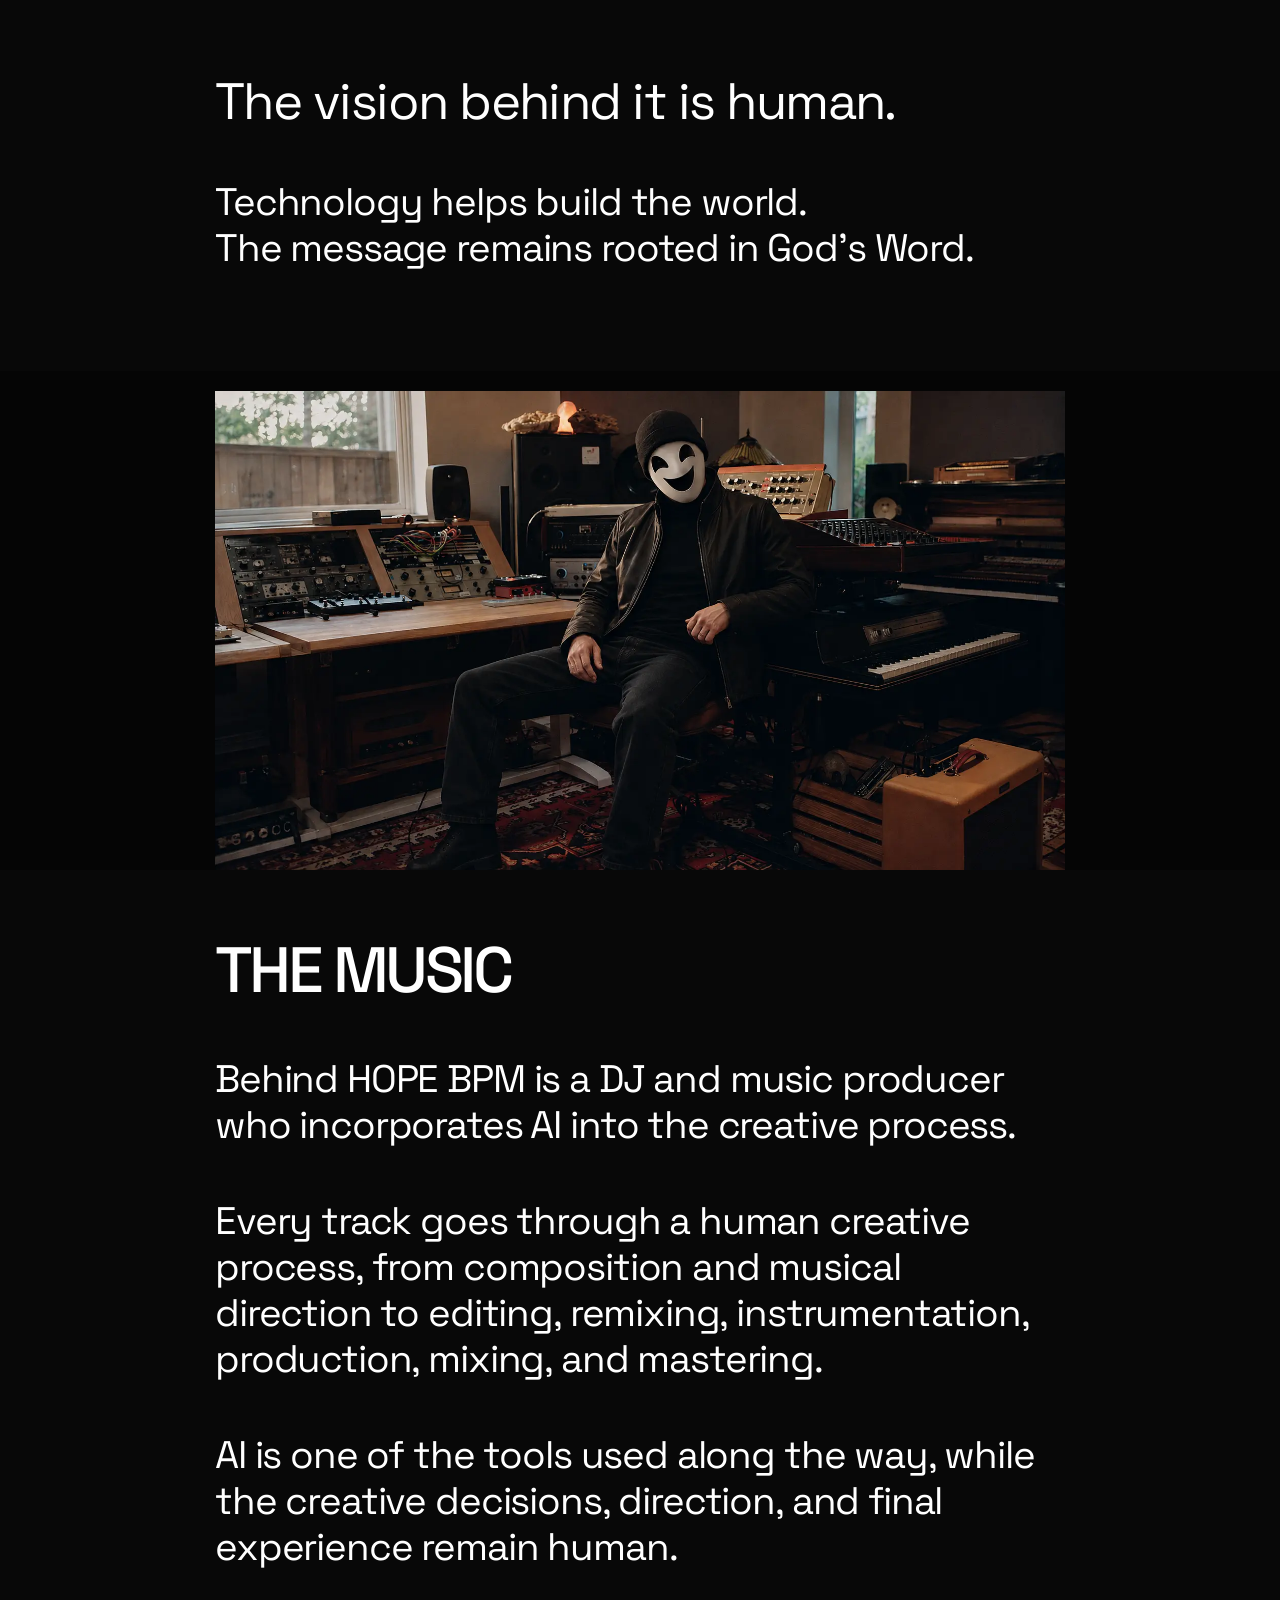
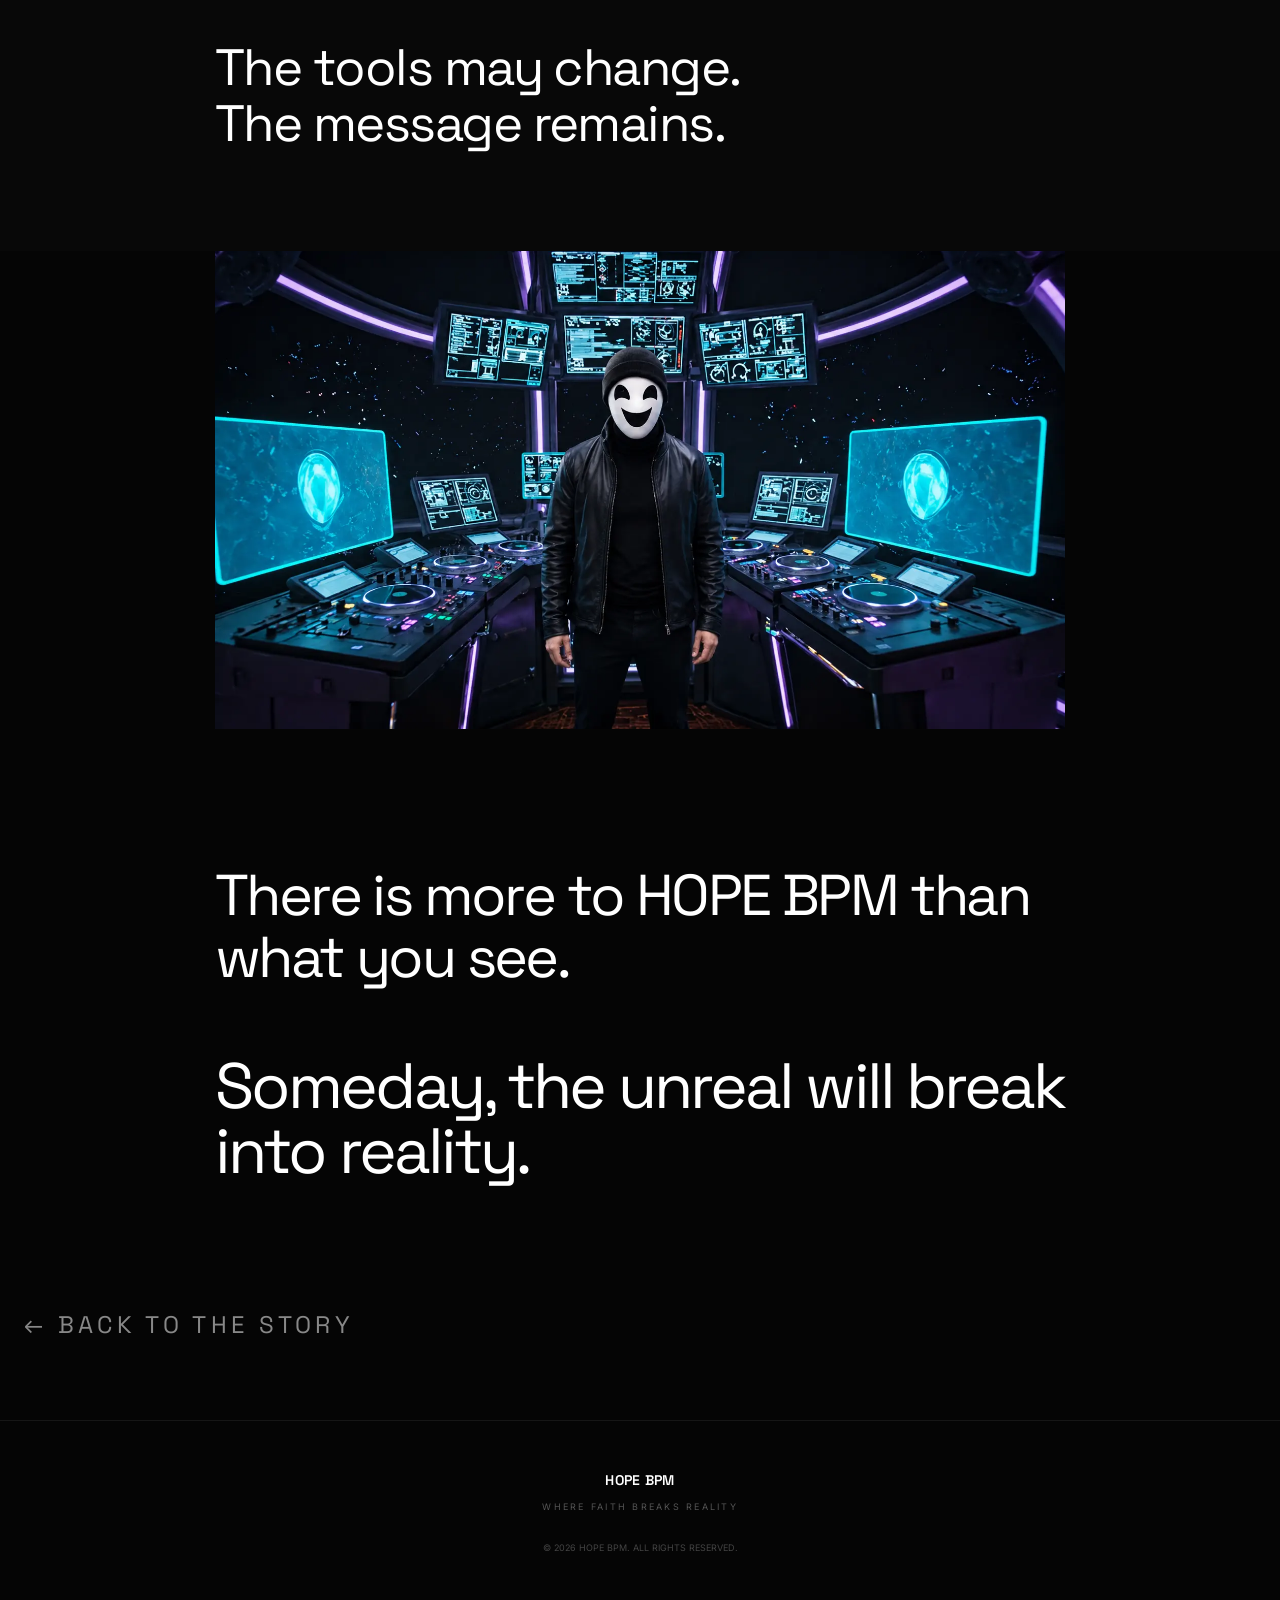
<file: story/world-behind-hope-bpm/index.html>
<!DOCTYPE html>
<html lang="en">

<head>

    <meta charset="UTF-8">

    <!-- Google tag (gtag.js) -->
    <script
        async
        src="https://www.googletagmanager.com/gtag/js?id=G-YR0CK2JCGE"
    ></script>

    <script>
        window.dataLayer = window.dataLayer || [];

        function gtag(){
            dataLayer.push(arguments);
        }

        window.dataLayer = window.dataLayer || [];
        gtag('js', new Date());
        gtag('config', 'G-YR0CK2JCGE');
    </script>


    <meta
        name="viewport"
        content="width=device-width, initial-scale=1.0"
    >


    <title>The World Behind HOPE BPM | HOPE BPM — Where Faith Breaks Reality</title>


    <meta
        name="description"
        content="Discover the world behind HOPE BPM — the visual direction, music production, creative process, and the human vision behind the project."
    >


    <meta
        name="robots"
        content="index, follow"
    >


    <link
        rel="canonical"
        href="https://hopebpm.com/story/world-behind-hope-bpm/"
    >


    <!-- =====================================================
         OPEN GRAPH
    ===================================================== -->

    <meta
        property="og:title"
        content="The World Behind HOPE BPM"
    >


    <meta
        property="og:description"
        content="Discover the visual world, music, and creative process behind HOPE BPM."
    >


    <meta
        property="og:type"
        content="website"
    >


    <meta
        property="og:url"
        content="https://hopebpm.com/story/world-behind-hope-bpm/"
    >


    <meta
        property="og:image"
        content="https://hopebpm.com/assets/hopebpm-visual-world.webp"
    >


    <!-- =====================================================
         TWITTER / X
    ===================================================== -->

    <meta
        name="twitter:card"
        content="summary_large_image"
    >


    <meta
        name="twitter:title"
        content="The World Behind HOPE BPM"
    >


    <meta
        name="twitter:description"
        content="Discover the visual world, music, and creative process behind HOPE BPM."
    >


    <meta
        name="twitter:image"
        content="https://hopebpm.com/assets/hopebpm-visual-world.webp"
    >


    <!-- =====================================================
         CSS
    ===================================================== -->

    <link
        rel="stylesheet"
        href="../../../css/style.css"
    >


</head>


<body>


<header class="site-header">


    <a
        href="/"
        class="logo"
        aria-label="HOPE BPM Home"
    >

        HOPE BPM

        <img
            src="../../../assets/hope-bpm-jesus-crown.webp"
            alt=""
            style="
                width:24px;
                height:24px;
                object-fit:contain;
                display:inline-block;
                vertical-align:middle;
                margin-left:6px;
            "
        >

    </a>


    <button
        class="menu-toggle"
        aria-label="Open navigation"
        aria-expanded="false"
    >

        <span></span>
        <span></span>

    </button>


    <nav class="main-nav">

        <a href="/">
            HOME
        </a>

        <a href="/music/">
            MUSIC
        </a>

        <a
            href="/story/"
            class="active"
        >
            STORY
        </a>

        <a href="/videos/">
            VIDEOS
        </a>

        <a href="/connect/">
            CONNECT
        </a>

    </nav>

</header>


<main>


    <!-- ==================================================
         THE WORLD BEHIND HOPE BPM — HERO
    ================================================== -->

    <section class="world-story-hero section">

        <div class="section-inner">

            <h1>
                THE WORLD<br>
                BEHIND HOPE BPM
            </h1>

        </div>

    </section>


    <!-- ==================================================
         THE VISUAL WORLD IMAGE
    ================================================== -->

    <section class="world-story-image-section">

        <div class="world-story-image-wrap">

            <img
                src="../../../assets/hopebpm-visual-world.webp"
                alt="The visual world behind HOPE BPM"
                loading="eager"
            >

        </div>

    </section>


    <!-- ==================================================
         THE VISUAL WORLD
    ================================================== -->

    <section class="world-story-content section">

        <div class="section-inner">

            <div class="world-story-copy">

                <h2>
                    THE VISUAL WORLD
                </h2>


                <p>
                    For now, the visual world of HOPE BPM is brought to life through AI, guided by thoughtful human creative direction.
                </p>


                <p>
                    Every clip begins with an idea.
                    <br>
                    Every scene has a purpose.
                    <br>
                    Every story is shaped to take you deeper into a surreal world, while keeping the vision, the message, and the foundation of God’s Word at its heart.
                </p>


                <p class="world-story-emphasis">
                    The vision behind it is human.
                </p>


                <p>
                    Technology helps build the world.
                    <br>
                    The message remains rooted in God’s Word.
                </p>

            </div>

        </div>

    </section>


    <!-- ==================================================
         THE MUSIC IMAGE
    ================================================== -->

    <section class="world-story-image-section world-story-music-image">

        <div class="world-story-image-wrap">

            <img
                src="../../../assets/hopebpm-music.webp"
                alt="The music behind HOPE BPM"
                loading="lazy"
            >

        </div>

    </section>


    <!-- ==================================================
         THE MUSIC
    ================================================== -->

    <section class="world-story-content world-story-music section">

        <div class="section-inner">

            <div class="world-story-copy">

                <h2>
                    THE MUSIC
                </h2>


                <p>
                    Behind HOPE BPM is a DJ and music producer who incorporates AI into the creative process.
                </p>


                <p>
                    Every track goes through a human creative process, from composition and musical direction to editing, remixing, instrumentation, production, mixing, and mastering.
                </p>


                <p>
                    AI is one of the tools used along the way, while the creative decisions, direction, and final experience remain human.
                </p>


                <p class="world-story-emphasis">
                    The tools may change.
                    <br>
                    The message remains.
                </p>

            </div>

        </div>

    </section>

 <!-- ==================================================
         FINAL IMAGE IMAGE
    ================================================== -->

    <section class="world-story-image-section">

        <div class="world-story-image-wrap">

            <img
                src="../../../assets/hopebpm-music-and-world.webp"
                alt="The visual world behind HOPE BPM"
                loading="eager"
            >

        </div>

    </section>
    
    <!-- ==================================================
         FINAL MESSAGE
    ================================================== -->

    <section class="world-story-final section">

        <div class="section-inner">

            <div class="world-story-final-copy">

                <p>
                    There is more to HOPE BPM than what you see.
                </p>


                <p class="world-story-final-line">
                    Someday, the unreal will break into reality.
                </p>

            </div>

        </div>

    </section>


    <!-- ==================================================
         BACK TO STORY
    ================================================== -->

    <section class="world-story-back section">

        <div class="section-inner">

            <a
                href="/story/"
                class="text-link"
            >
                ← BACK TO THE STORY
            </a>

        </div>

    </section>


</main>


<footer class="site-footer">

    <div class="footer-logo">
        HOPE BPM
    </div>


    <p>
        WHERE FAITH BREAKS REALITY
    </p>


    <span>
        © 2026 HOPE BPM. ALL RIGHTS RESERVED.
    </span>

</footer>


<!-- =====================================================
     THE WORLD BEHIND HOPE BPM PAGE STYLES
===================================================== -->

<style>


/* ==================================================
   HERO
================================================== */

.world-story-hero {
    padding-top:120px;
    padding-bottom:70px;
}


.world-story-hero h1 {
    margin-top:0;
    font-family:'Space Grotesk',sans-serif;
    font-size:clamp(55px,10vw,145px);
    line-height:.84;
    letter-spacing:-.075em;
    font-weight:500;
}


/* ==================================================
   IMAGE
================================================== */

.world-story-image-section {
    width:100%;
    padding:0 0 70px;
}


.world-story-image-wrap {
    width:min(850px,88%);
    margin:0 auto;
    overflow:hidden;
    background:#080808;
}


.world-story-image-wrap img {
    display:block;
    width:100%;
    height:auto;
}


/* ==================================================
   MUSIC IMAGE
================================================== */

.world-story-music-image {
    padding-top:20px;
    padding-bottom:0;
}


/* ==================================================
   CONTENT
================================================== */

.world-story-content {
    padding-top:70px;
    padding-bottom:100px;
    background:#080808;
}


.world-story-copy {
    max-width:850px;
    margin:0 auto;
}


.world-story-copy h2 {
    margin:0 0 55px;
    font-family:'Space Grotesk',sans-serif;
    font-size:clamp(35px,5vw,65px);
    line-height:.95;
    letter-spacing:-.055em;
    font-weight:500;
}


.world-story-copy p {
    margin:0;
    font-family:'Space Grotesk',sans-serif;
    font-size:clamp(23px,3vw,40px);
    line-height:1.2;
    letter-spacing:-.03em;
}


.world-story-copy p + p {
    margin-top:50px;
}


/* ==================================================
   EMPHASIS
================================================== */

.world-story-emphasis {
    margin-top:70px !important;
    font-size:clamp(30px,4vw,52px) !important;
    line-height:1.08 !important;
    color:#fff;
}


/* ==================================================
   MUSIC
================================================== */

.world-story-music {
    padding-top:70px;
}


/* ==================================================
   FINAL MESSAGE
================================================== */

.world-story-final {
    padding-top:65px;
    padding-bottom:65px;
}


.world-story-final-copy {
    max-width:850px;
    margin:0 auto;
}


.world-story-final-copy p {
    margin:0;
    font-family:'Space Grotesk',sans-serif;
    font-size:clamp(30px,4.5vw,58px);
    line-height:1.08;
    letter-spacing:-.045em;
}


.world-story-final-line {
    margin-top:65px !important;
    font-size:clamp(35px,5vw,68px) !important;
    line-height:1.02 !important;
}


/* ==================================================
   BACK TO STORY
================================================== */

.world-story-back {
    padding-top:60px;
    padding-bottom:80px;
}


.world-story-back .text-link {
    font-size:clamp(18px,2vw,24px);
}


/* ==================================================
   MOBILE
================================================== */

@media (max-width:768px) {


    .world-story-hero {
        padding-top:90px;
        padding-bottom:45px;
    }


    .world-story-hero h1 {
        font-size:clamp(48px,11vw,80px);
    }


    .world-story-image-section {
        padding-bottom:45px;
    }


    .world-story-image-wrap {
        width:92%;
    }


    /* ==================================================
       MUSIC IMAGE — MOBILE
    ================================================== */

    .world-story-music-image {
        padding-top:10px;
        padding-bottom:0;
    }


    .world-story-content {
        padding-top:55px;
        padding-bottom:65px;
    }


    .world-story-copy {
        max-width:100%;
    }


    .world-story-copy h2 {
        margin-bottom:40px;
        font-size:clamp(34px,8vw,48px);
    }


    .world-story-copy p {
        font-size:clamp(21px,5.3vw,31px);
        line-height:1.22;
    }


    .world-story-copy p + p {
        margin-top:38px;
    }


    .world-story-emphasis {
        margin-top:50px !important;
        font-size:clamp(28px,6.8vw,38px) !important;
    }


    .world-story-music {
        padding-top:55px;
    }


    .world-story-final {
        padding-top:20px;
        padding-bottom:20px;
    }


    .world-story-final-copy p {
        font-size:clamp(28px,7vw,40px);
    }


    .world-story-final-line {
        margin-top:50px !important;
        font-size:clamp(30px,7.5vw,44px) !important;
    }


    .world-story-back {
        padding-top:45px;
        padding-bottom:60px;
    }

}

</style>


<script src="../../../js/main.js"></script>


</body>

</html>
</file>
<file: css/style.css>
/* =========================================================
   HOPE BPM — V1
   WHERE FAITH BREAKS REALITY
   ========================================================= */


/* =========================================================
   FONTS
   ========================================================= */

@import url('https://fonts.googleapis.com/css2?family=Inter:wght@300;400;500;600;700;800&family=Space+Grotesk:wght@300;400;500;600;700&display=swap');


/* =========================================================
   RESET
   ========================================================= */

* {
    margin: 0;
    padding: 0;
    box-sizing: border-box;
}

html {
    scroll-behavior: smooth;
}

body {
    background: #050505;
    color: #ffffff;
    font-family: "Inter", sans-serif;
    overflow-x: hidden;
}

img {
    max-width: 100%;
    display: block;
}

a {
    color: inherit;
    text-decoration: none;
}

button {
    font-family: inherit;
}


/* =========================================================
   VARIABLES
   ========================================================= */

:root {

    --black: #050505;
    --white: #ffffff;
    --gray: #9a9a9a;
    --dark-gray: #151515;

    --max-width: 1280px;

    --spacing-section: clamp(100px, 12vw, 190px);

    /* Universal web font */
    --brand-font: "Space Grotesk", sans-serif;
}


/* =========================================================
   BRAND
   ========================================================= */

.brand-name {

    font-family: var(--brand-font);

    font-weight: 600;

    letter-spacing: 0.02em;

    text-transform: uppercase;
}


/* =========================================================
   GLOBAL SECTIONS
   ========================================================= */

.section {

    padding: var(--spacing-section) 24px;

}

.section-inner {

    width: min(100%, var(--max-width));

    margin: 0 auto;

}

.section-label {

    font-family: "Space Grotesk", sans-serif;

    font-size: 11px;

    letter-spacing: 0.25em;

    font-weight: 600;

    color: #777;

    margin-bottom: 45px;

}

.section-text {

    max-width: 520px;

    color: #999;

    font-size: 16px;

    line-height: 1.8;

}


/* =========================================================
   HEADER
   ========================================================= */

.site-header {

    position: fixed;

    top: 0;
    left: 0;

    width: 100%;

    height: 90px;

    padding: 0 40px;

    display: flex;

    align-items: center;

    justify-content: space-between;

    z-index: 1000;

    background:
        linear-gradient(
            to bottom,
            rgba(5,5,5,0.85),
            transparent
        );
}


/* LOGO */

.logo {

    font-family: var(--brand-font);

    font-size: 30px;

    font-weight: 600;

    letter-spacing: 0.02em;

    white-space: nowrap;

}


/* NAVIGATION */

.main-nav {

    display: flex;

    gap: 38px;

}

.main-nav a {

    font-family: "Space Grotesk", sans-serif;

    font-size: 18px;

    letter-spacing: 0.22em;

    color: #888;

    transition:
        color 0.3s ease,
        opacity 0.3s ease;

}

.main-nav a:hover,
.main-nav a.active {

    color: #ffffff;

}


/* =========================================================
   MOBILE MENU
   ========================================================= */

.menu-toggle {

    display: none;

    background: none;

    border: none;

    cursor: pointer;

}

.menu-toggle span {

    display: block;

    width: 25px;

    height: 1px;

    background: white;

    margin: 6px 0;

}


/* =========================================================
   HERO
   ========================================================= */

.hero {

    position: relative;

    min-height: 100vh;

    display: flex;

    align-items: center;

    justify-content: center;

    text-align: center;

    overflow: hidden;

    background: #050505;

}


/* =========================================================
   HERO IMAGE
   ========================================================= */

.hero-visual {

    position: absolute;

    top: 0;
    left: 0;

    width: 100%;
    height: 100%;

    object-fit: cover;

    object-position: left center;

    z-index: 0;

    opacity: 0.95;

    pointer-events: none;

}


/* =========================================================
   HERO OVERLAY
   ========================================================= */

.hero-background {

    position: absolute;

    inset: 0;

    z-index: 1;

    background:

        linear-gradient(
            90deg,
            rgba(5,5,5,0.05) 0%,
            rgba(5,5,5,0.15) 35%,
            rgba(5,5,5,0.82) 68%,
            rgba(5,5,5,0.98) 100%
        ),

        radial-gradient(
            ellipse at center,
            transparent 20%,
            rgba(0,0,0,0.75) 75%,
            #050505 100%
        );

    pointer-events: none;

}


/* =========================================================
   HERO CONTENT
   ========================================================= */

.hero-content {

    position: relative;

    z-index: 3;

    padding: 120px 20px 80px;

}

.eyebrow {

    font-size: 10px;

    letter-spacing: 0.35em;

    color: #888;

    margin-bottom: 30px;

}


/* =========================================================
   HERO WORDMARK
   ========================================================= */

.hero h1 {

    font-family: "Space Grotesk", sans-serif;

    font-size: clamp(70px, 13vw, 180px);

    line-height: 0.95;

    letter-spacing: 0.01em;

    font-weight: 600;

    text-transform: uppercase;

}


/* =========================================================
   HERO TAGLINE
   ========================================================= */

.tagline {

    margin-top: 32px;

    font-family: "Space Grotesk", sans-serif;

    font-size: clamp(13px, 1.6vw, 19px);

    letter-spacing: 0.38em;

    font-weight: 400;

}

.hero-description {

    margin: 30px auto 0;

    max-width: 440px;

    color: #777;

    font-size: 14px;

    line-height: 1.7;

}


/* =========================================================
   HERO BUTTONS
   ========================================================= */

.hero-buttons {

    display: flex;

    justify-content: center;

    gap: 14px;

    margin-top: 42px;

}

.button {

    display: inline-flex;

    align-items: center;

    justify-content: center;

    min-height: 48px;

    padding: 0 28px;

    font-family: "Space Grotesk", sans-serif;

    font-size: 10px;

    font-weight: 600;

    letter-spacing: 0.18em;

    transition:
        background 0.3s ease,
        color 0.3s ease,
        border 0.3s ease,
        transform 0.3s ease;

}

.button:hover {

    transform: translateY(-2px);

}

.button-primary {

    background: white;

    color: black;

}

.button-primary:hover {

    background: #dddddd;

}

.button-outline {

    border: 1px solid #444;

    color: white;

}

.button-outline:hover {

    border-color: white;

}


/* =========================================================
   HERO SCROLL
   ========================================================= */

.hero-scroll {

    position: absolute;

    bottom: 28px;

    left: 50%;

    transform: translateX(-50%);

    font-size: 9px;

    letter-spacing: 0.3em;

    color: #555;

    z-index: 4;

}


/* =========================================================
   MESSAGE
   ========================================================= */

.message-section {

    background: #080808;

}

.message-section h2 {

    font-family: "Space Grotesk", sans-serif;

    font-size: clamp(48px, 8vw, 110px);

    line-height: 0.95;

    letter-spacing: -0.05em;

    font-weight: 500;

}

.message-section h2 span {

    color: #555;

}

.message-line {

    width: 100%;

    max-width: 180px;

    height: 1px;

    background: #333;

    margin: 45px 0;

}

.message-section h3 {

    font-family: "Space Grotesk", sans-serif;

    font-size: clamp(30px, 5vw, 65px);

    font-weight: 400;

    letter-spacing: -0.04em;

}

.message-section .section-text {

    margin-top: 40px;

}


/* =========================================================
   RELEASE
   ========================================================= */

.release-section {

    background: #050505;

}

.release-grid {

    display: grid;

    grid-template-columns: minmax(0, 0.82fr) minmax(0, 1fr);

    gap: 90px;

    align-items: center;

}

.release-artwork {

    width: 100%;

    aspect-ratio: 1 / 1;

    background: #111;

    overflow: hidden;

}
.release-cover {

    width: 100%;

    height: 100%;

    object-fit: cover;

    display: block;

}
.artwork-placeholder {

    width: 100%;

    height: 100%;

    display: flex;

    flex-direction: column;

    justify-content: flex-end;

    padding: 40px;

    background:

        radial-gradient(
            circle at 70% 30%,
            rgba(255,255,255,0.15),
            transparent 30%
        ),

        radial-gradient(
            circle at 30% 80%,
            rgba(255,255,255,0.06),
            transparent 40%
        ),

        #101010;

}

.artwork-placeholder span {

    font-family: "Space Grotesk", sans-serif;

    font-size: clamp(40px, 6vw, 80px);

    letter-spacing: -0.06em;

    font-weight: 600;

}

.artwork-placeholder small {

    margin-top: 10px;

    font-size: 9px;

    letter-spacing: 0.2em;

    color: #888;

}

.release-number {

    font-size: 10px;

    letter-spacing: 0.2em;

    color: #555;

    margin-bottom: 20px;

}

.release-info h2 {

    font-family: "Space Grotesk", sans-serif;

    font-size: clamp(60px, 8vw, 110px);

    line-height: 0.85;

    letter-spacing: -0.07em;

}

.artist {

    margin-top: 18px;

    font-size: 12px;

    letter-spacing: 0.12em;

    color: #777;

}

.release-description {

    max-width: 430px;

    margin-top: 35px;

    color: #888;

    line-height: 1.8;

    font-size: 14px;

}

.release-buttons {

    display: flex;

    flex-direction: column;

    align-items: flex-start;

    gap: 22px;

    margin-top: 40px;

}

.text-link {

    font-family: "Space Grotesk", sans-serif;

    font-size: 10px;

    letter-spacing: 0.18em;

    color: #888;

    transition: color 0.3s ease;

}

.text-link:hover {

    color: white;

}


/* =========================================================
   EXPERIENCE
   ========================================================= */

.experience-section {

    background: #080808;

}

.experience-section h2 {

    font-family: "Space Grotesk", sans-serif;

    font-size: clamp(60px, 9vw, 120px);

    line-height: 0.85;

    letter-spacing: -0.07em;

}

.experience-section h2 span {

    color: #555;

}

.video-placeholder {

    position: relative;

    aspect-ratio: 16 / 9;

    margin-top: 70px;

    background:

        radial-gradient(
            circle at center,
            rgba(255,255,255,0.08),
            transparent 25%
        ),

        #111;

    display: flex;

    align-items: center;

    justify-content: center;

    overflow: hidden;

}
.video-placeholder iframe {

    position: absolute;

    inset: 0;

    width: 100%;

    height: 100%;

    border: 0;

}
.video-placeholder::after {

    content: "";

    position: absolute;

    inset: 0;

    background:

        radial-gradient(
            ellipse at center,
            transparent 10%,
            rgba(0,0,0,0.75)
        );

}

.play-button {

    position: relative;

    z-index: 2;

    width: 76px;

    height: 76px;

    border: 1px solid #666;

    border-radius: 50%;

    display: flex;

    align-items: center;

    justify-content: center;

    font-size: 18px;

    padding-left: 3px;

    transition: all 0.3s ease;

}

.video-placeholder:hover .play-button {

    border-color: white;

    transform: scale(1.08);

}

.video-placeholder p {

    position: absolute;

    bottom: 30px;

    left: 30px;

    z-index: 2;

    font-size: 9px;

    letter-spacing: 0.25em;

    color: #888;

}

.experience-footer {

    display: flex;

    justify-content: space-between;

    gap: 40px;

    margin-top: 30px;

}

.experience-footer p {

    max-width: 400px;

    color: #777;

    font-size: 13px;

    line-height: 1.7;

}


/* =========================================================
   STORY
   ========================================================= */

.story-section {

    background: #050505;

}

.story-inner {

    display: grid;

    grid-template-columns: 1fr 1fr;

    gap: 100px;

    align-items: end;

}

.story-section h2 {

    font-family: "Space Grotesk", sans-serif;

    font-size: clamp(50px, 7vw, 95px);

    line-height: 0.9;

    letter-spacing: -0.06em;

}

.story-section .text-link {

    display: inline-block;

    margin-top: 35px;

}


/* =========================================================
   CONNECT
   ========================================================= */

.connect-section {

    background: #080808;

    text-align: center;

}

.connect-inner {

    display: flex;

    flex-direction: column;

    align-items: center;

}

.connect-section h2 {

    font-family: "Space Grotesk", sans-serif;

    font-size: clamp(60px, 9vw, 120px);

    line-height: 0.85;

    letter-spacing: -0.07em;

}

.connect-section h2 span {

    color: #555;

}

.social-links {

    display: flex;

    flex-wrap: wrap;

    justify-content: center;

    gap: 35px;

    margin-top: 60px;

}

.social-links a {

    font-family: "Space Grotesk", sans-serif;

    font-size: 11px;

    letter-spacing: 0.2em;

    color: #777;

    transition: color 0.3s ease;

}

.social-links a:hover {

    color: white;

}


/* =========================================================
   FOOTER
   ========================================================= */

.site-footer {

    padding: 50px 24px;

    border-top: 1px solid #161616;

    text-align: center;

    background: #050505;

}

.footer-logo {

    font-family: var(--brand-font);

    font-weight: 600;

    font-size: 14px;

    letter-spacing: 0.02em;

}

.site-footer p {

    margin-top: 12px;

    font-size: 9px;

    letter-spacing: 0.25em;

    color: #555;

}

.site-footer span {

    display: block;

    margin-top: 30px;

    font-size: 9px;

    color: #444;

}


/* =========================================================
   MOBILE
   ========================================================= */

@media (max-width: 800px) {

    .site-header {

        height: 75px;

        padding: 0 20px;

    }

    .main-nav {

        position: fixed;

        top: 0;

        right: 0;

        width: 100%;

        height: 100vh;

        background: #050505;

        flex-direction: column;

        align-items: center;

        justify-content: center;

        gap: 24px;

        transform: translateX(100%);

        transition: transform 0.4s ease;

    }

    .main-nav.open {

        transform: translateX(0);

    }

    .main-nav a {

    font-family: "Space Grotesk", sans-serif;

    font-size: 35px;

    font-weight: 500;

    letter-spacing: 0.22em;

    color: #888;

}

    .menu-toggle {

        display: block;

        position: relative;

        z-index: 1100;

    }

    .hero {

        min-height: 100svh;

    }

    .hero-visual {

        object-position: 20% center;

        opacity: 0.55;

    }

    .hero-background {

        background:

            linear-gradient(
                180deg,
                rgba(5,5,5,0.25) 0%,
                rgba(5,5,5,0.65) 45%,
                rgba(5,5,5,0.96) 82%,
                #050505 100%
            );

    }

    .hero h1 {

        font-size: clamp(65px, 18vw, 120px);

        letter-spacing: 0.01em;

    }

    .tagline {

        font-size: 11px;

        letter-spacing: 0.22em;

    }

    .hero-buttons {

        flex-direction: column;

        width: min(260px, 100%);

        margin-left: auto;

        margin-right: auto;

    }

    .button {

        width: 100%;

    }

    .release-grid {

        grid-template-columns: 1fr;

        gap: 50px;

    }

    .release-info h2 {

        font-size: clamp(65px, 18vw, 100px);

    }

    .story-inner {

        grid-template-columns: 1fr;

        gap: 50px;

    }

    .experience-footer {

        flex-direction: column;

    }

    .social-links {

        flex-direction: column;

        gap: 28px;

    }

}


/* =========================================================
   ACCESSIBILITY
   ========================================================= */

@media (prefers-reduced-motion: reduce) {

    html {
        scroll-behavior: auto;
    }

    *,
    *::before,
    *::after {
        transition: none !important;
        animation: none !important;
    }

}

/* ==================================================
   WHY THE MASK TEASER
================================================== */

.story-mask-teaser {
    padding-top:80px;
    padding-bottom:80px;
    background:#080808;
}


.mask-teaser-grid {
    display:grid;
    grid-template-columns:minmax(280px,420px) 1fr;
    gap:clamp(50px,9vw,140px);
    align-items:center;
}


.mask-teaser-image {
    width:100%;
    max-width:420px;
    overflow:hidden;
}


.mask-teaser-image img {
    display:block;
    width:100%;
    height:auto;
}


.mask-teaser-copy {
    max-width:650px;
}


.mask-teaser-copy .story-section-heading {
    font-size:clamp(32px,4.5vw,55px);
    color:#fff;
}


.mask-teaser-intro {
    margin-top:30px;
    font-family:'Space Grotesk',sans-serif;
    font-size:clamp(28px,4vw,52px);
    line-height:1.05;
    letter-spacing:-.04em;
    color:#777;
}


.mask-teaser-copy .text-link {
    display:inline-block;
    margin-top:40px;
    font-size:clamp(18px,2vw,24px);
}


/* ==================================================
   WHY THE MASK — MOBILE
================================================== */

@media (max-width:768px) {

    .story-mask-teaser {
        padding-top:60px;
        padding-bottom:65px;
    }


    .mask-teaser-grid {
        display:grid;
        grid-template-columns:1fr;
        gap:40px;
    }


    .mask-teaser-image {
        width:100%;
        max-width:100%;
    }


    .mask-teaser-copy {
        width:100%;
        max-width:100%;
    }


    /* ==============================================
       WHY THE MASK?
       MOBILE — LARGE + WHITE
    ============================================== */

    .mask-teaser-copy .story-section-heading,
    .mask-teaser-copy h2.story-section-heading {
        display:block !important;
        width:100% !important;

        font-family:'Space Grotesk',sans-serif !important;
        font-size:56px !important;
        line-height:.92 !important;
        letter-spacing:-.06em !important;
        font-weight:500 !important;

        color:#fff !important;
        opacity:1 !important;
    }


    /* ==============================================
       INTRO
    ============================================== */

    .mask-teaser-intro {
        margin-top:25px;
        font-size:30px;
        line-height:1.05;
        color:#777;
    }


    /* ==============================================
       READ THE STORY
       MOBILE — MEDIUM
    ============================================== */

    .mask-teaser-copy .text-link,
    .mask-teaser-copy a.text-link {
        display:inline-block !important;

        margin-top:32px !important;

        font-family:'Space Grotesk',sans-serif !important;
        font-size:24px !important;
        line-height:1 !important;
        font-weight:500 !important;

        color:#fff !important;
        opacity:1 !important;
    }

}
/* ==============================================
   THE WORLD BEHIND HOPE BPM
   MOBILE — LARGE + WHITE
============================================== */

.world-teaser-copy h2 {
    display:block !important;
    width:100% !important;

    font-family:'Space Grotesk',sans-serif !important;
    font-size:56px !important;
    line-height:.92 !important;
    letter-spacing:-.06em !important;
    font-weight:500 !important;

    color:#fff !important;
    opacity:1 !important;
}


/* ==============================================
   INTRO
============================================== */

.world-teaser-intro {
    margin-top:25px !important;
    font-family:'Space Grotesk',sans-serif !important;
    font-size:30px !important;
    line-height:1.05 !important;
    letter-spacing:-.04em !important;
    color:#777 !important;
}


/* ==============================================
   READ THE STORY
   MOBILE — MEDIUM
============================================== */

.world-teaser-copy .text-link,
.world-teaser-copy a.text-link {
    display:inline-block !important;

    margin-top:32px !important;

    font-family:'Space Grotesk',sans-serif !important;
    font-size:24px !important;
    line-height:1 !important;
    font-weight:500 !important;

    color:#fff !important;
    opacity:1 !important;
}
</file>
